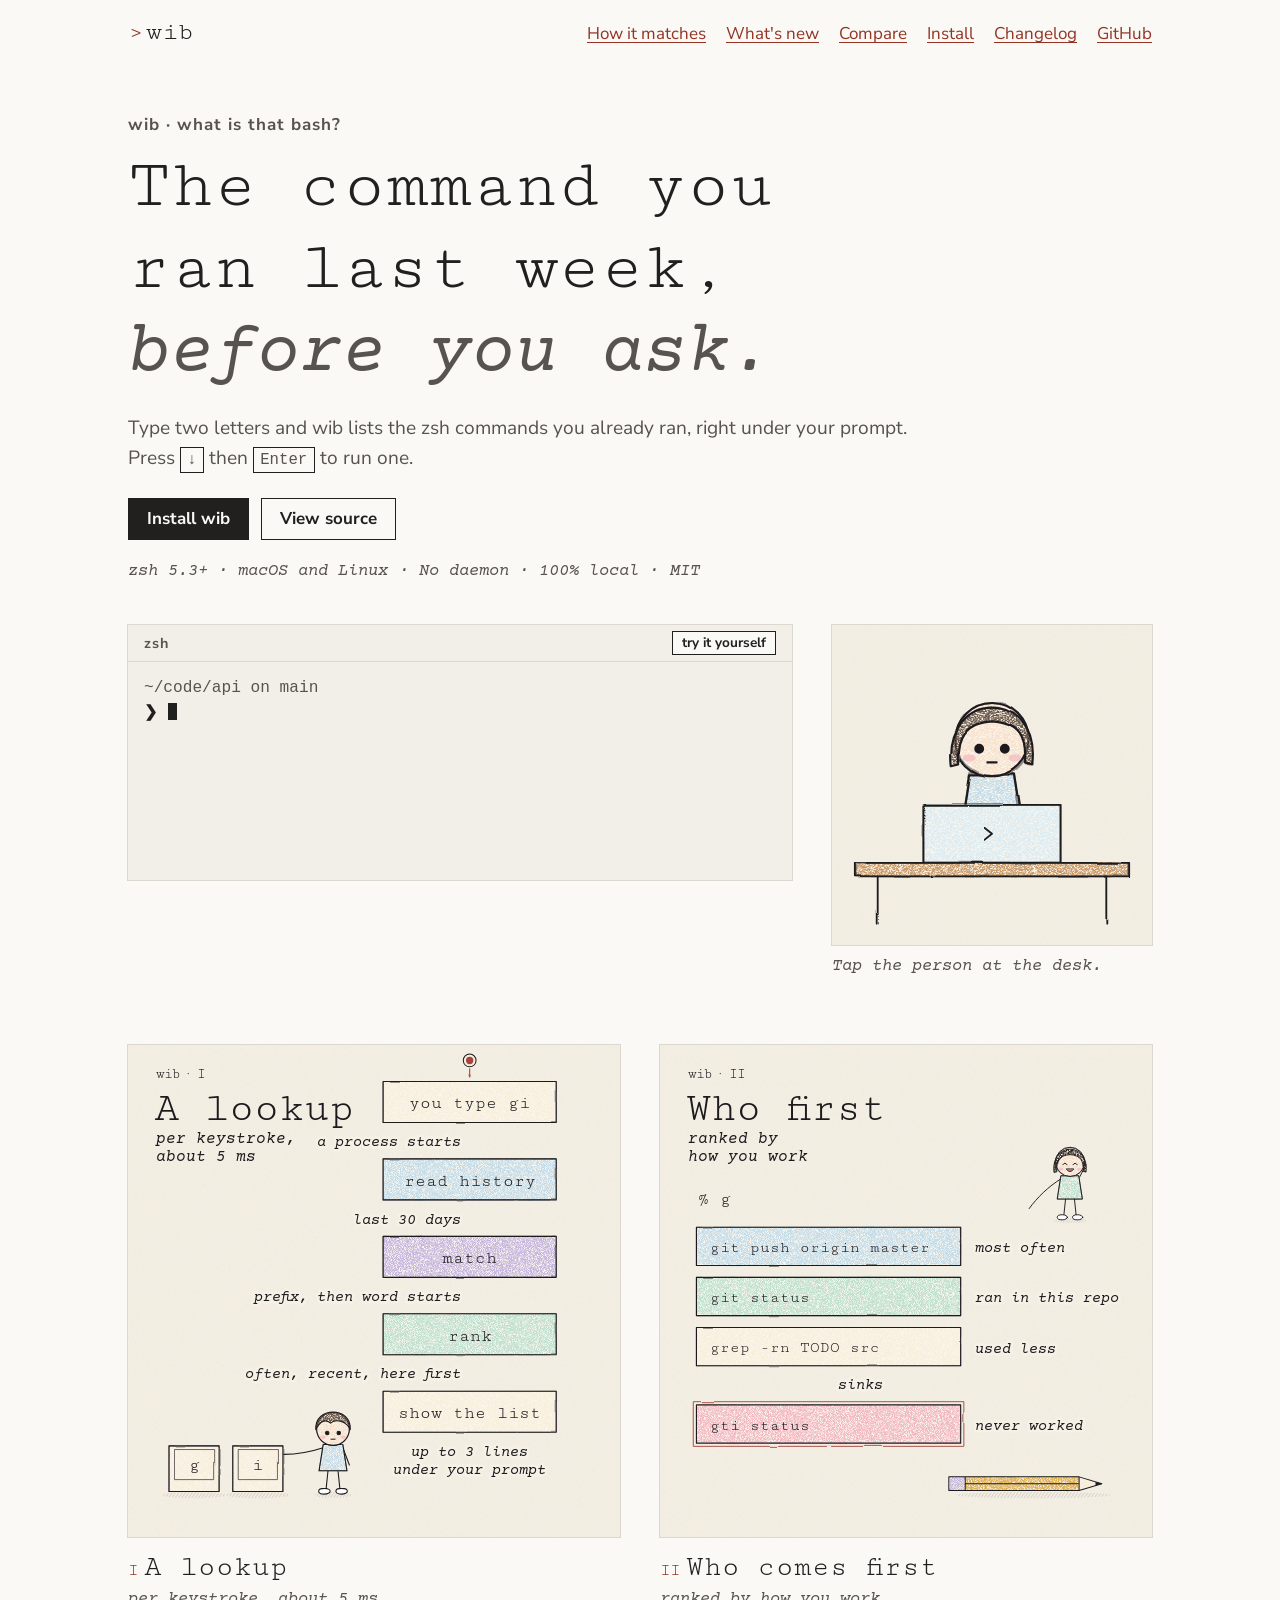
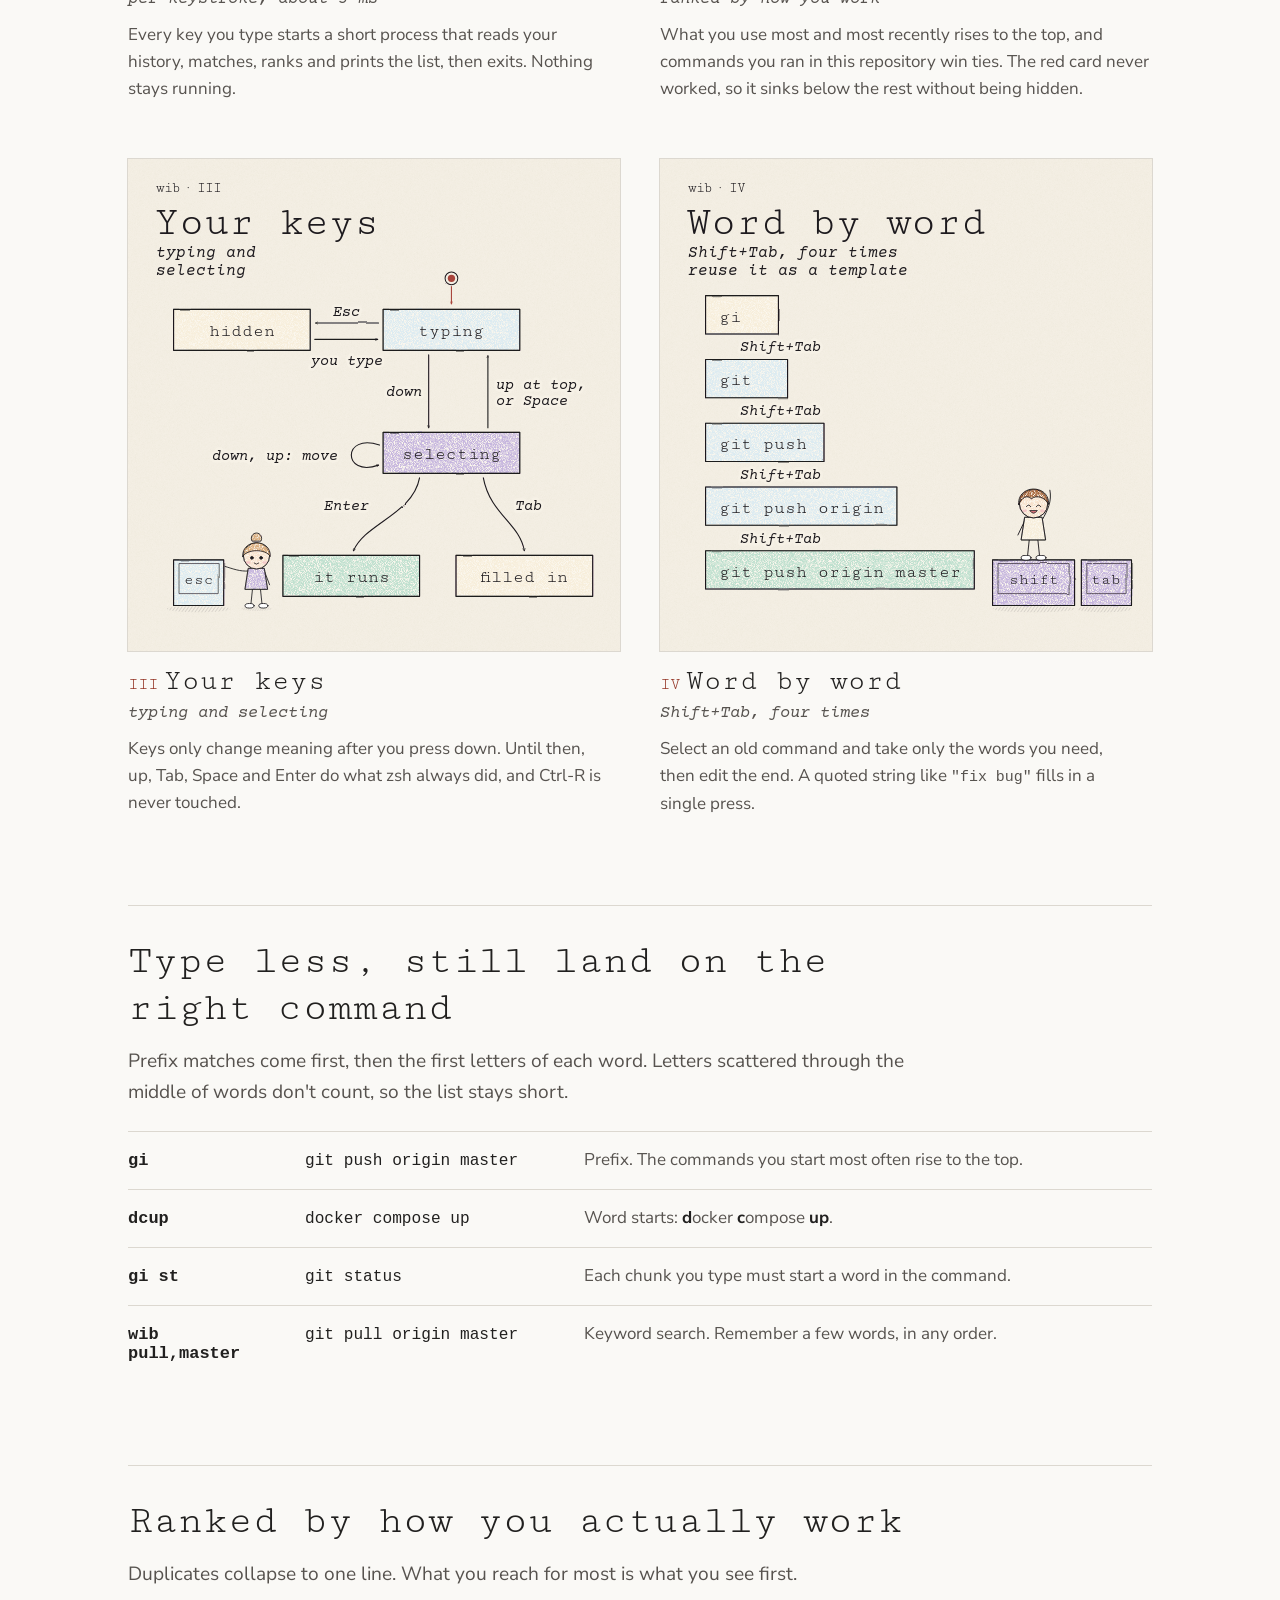
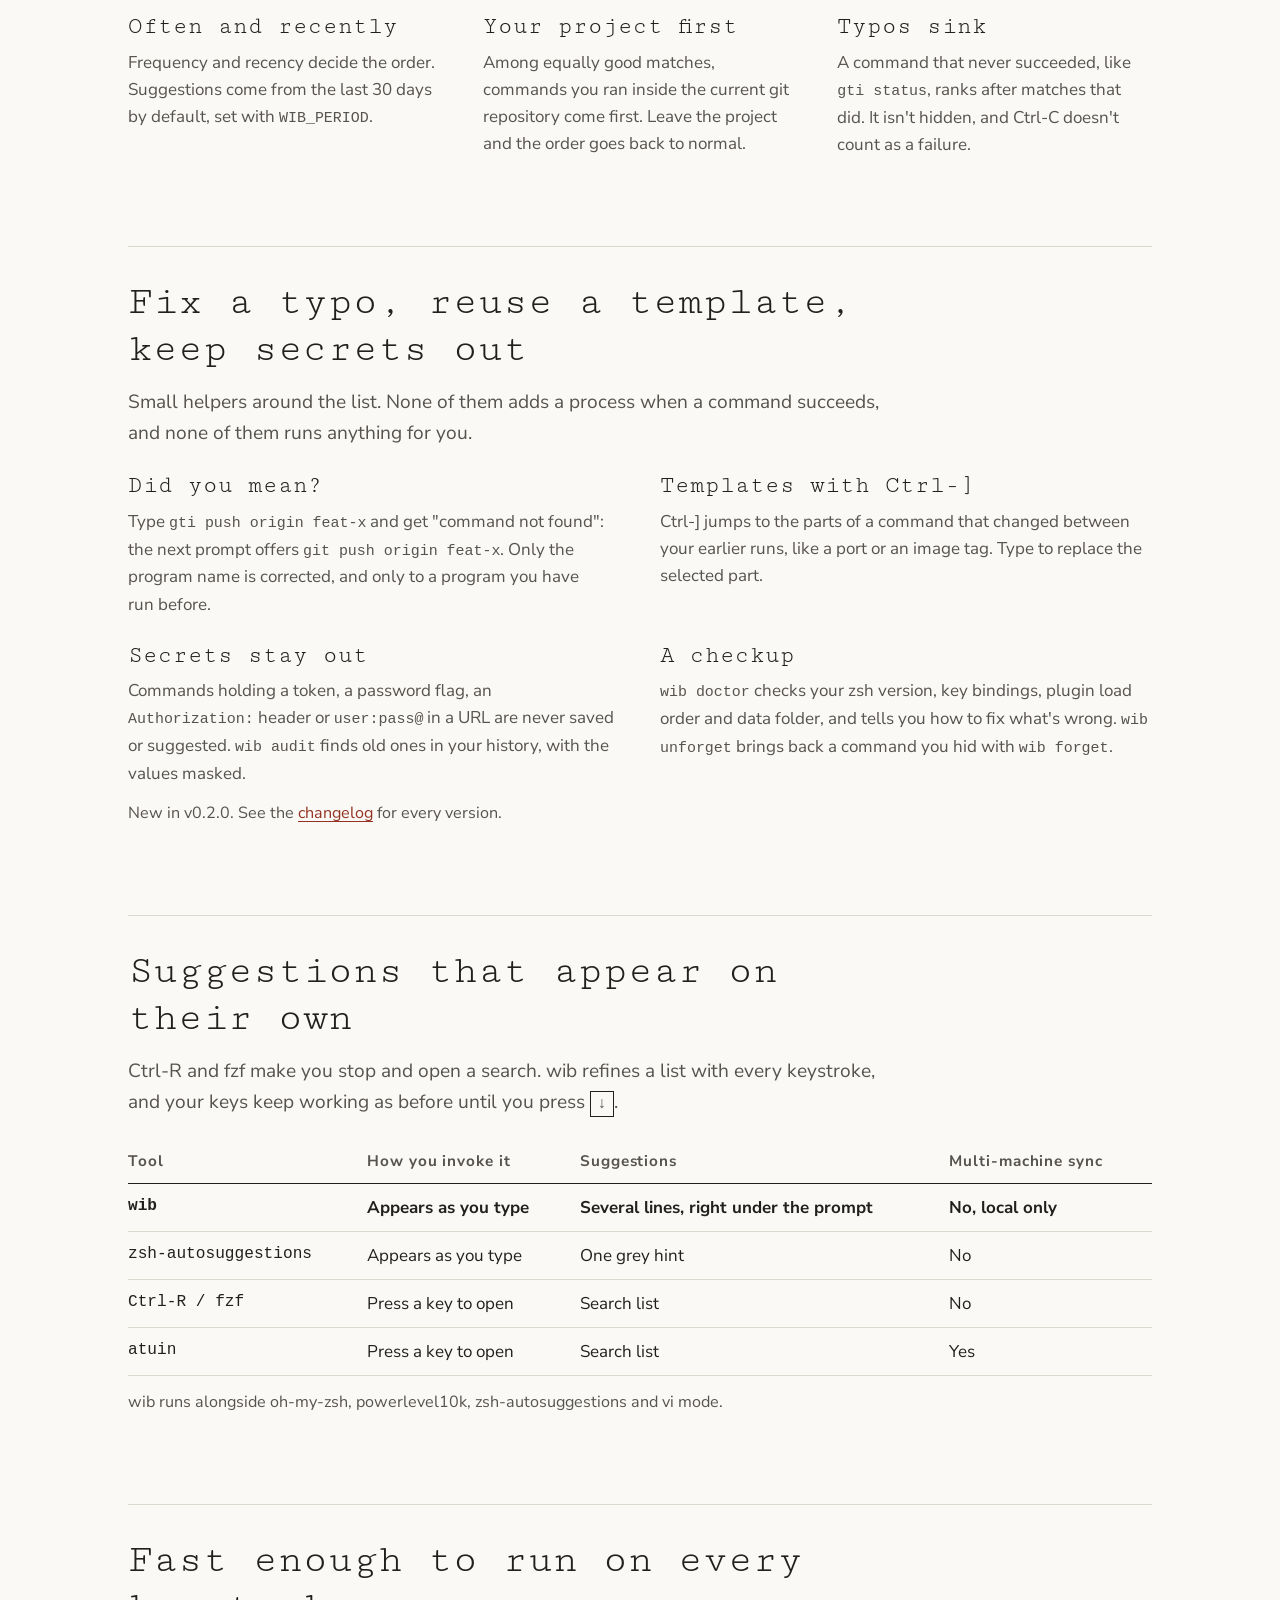
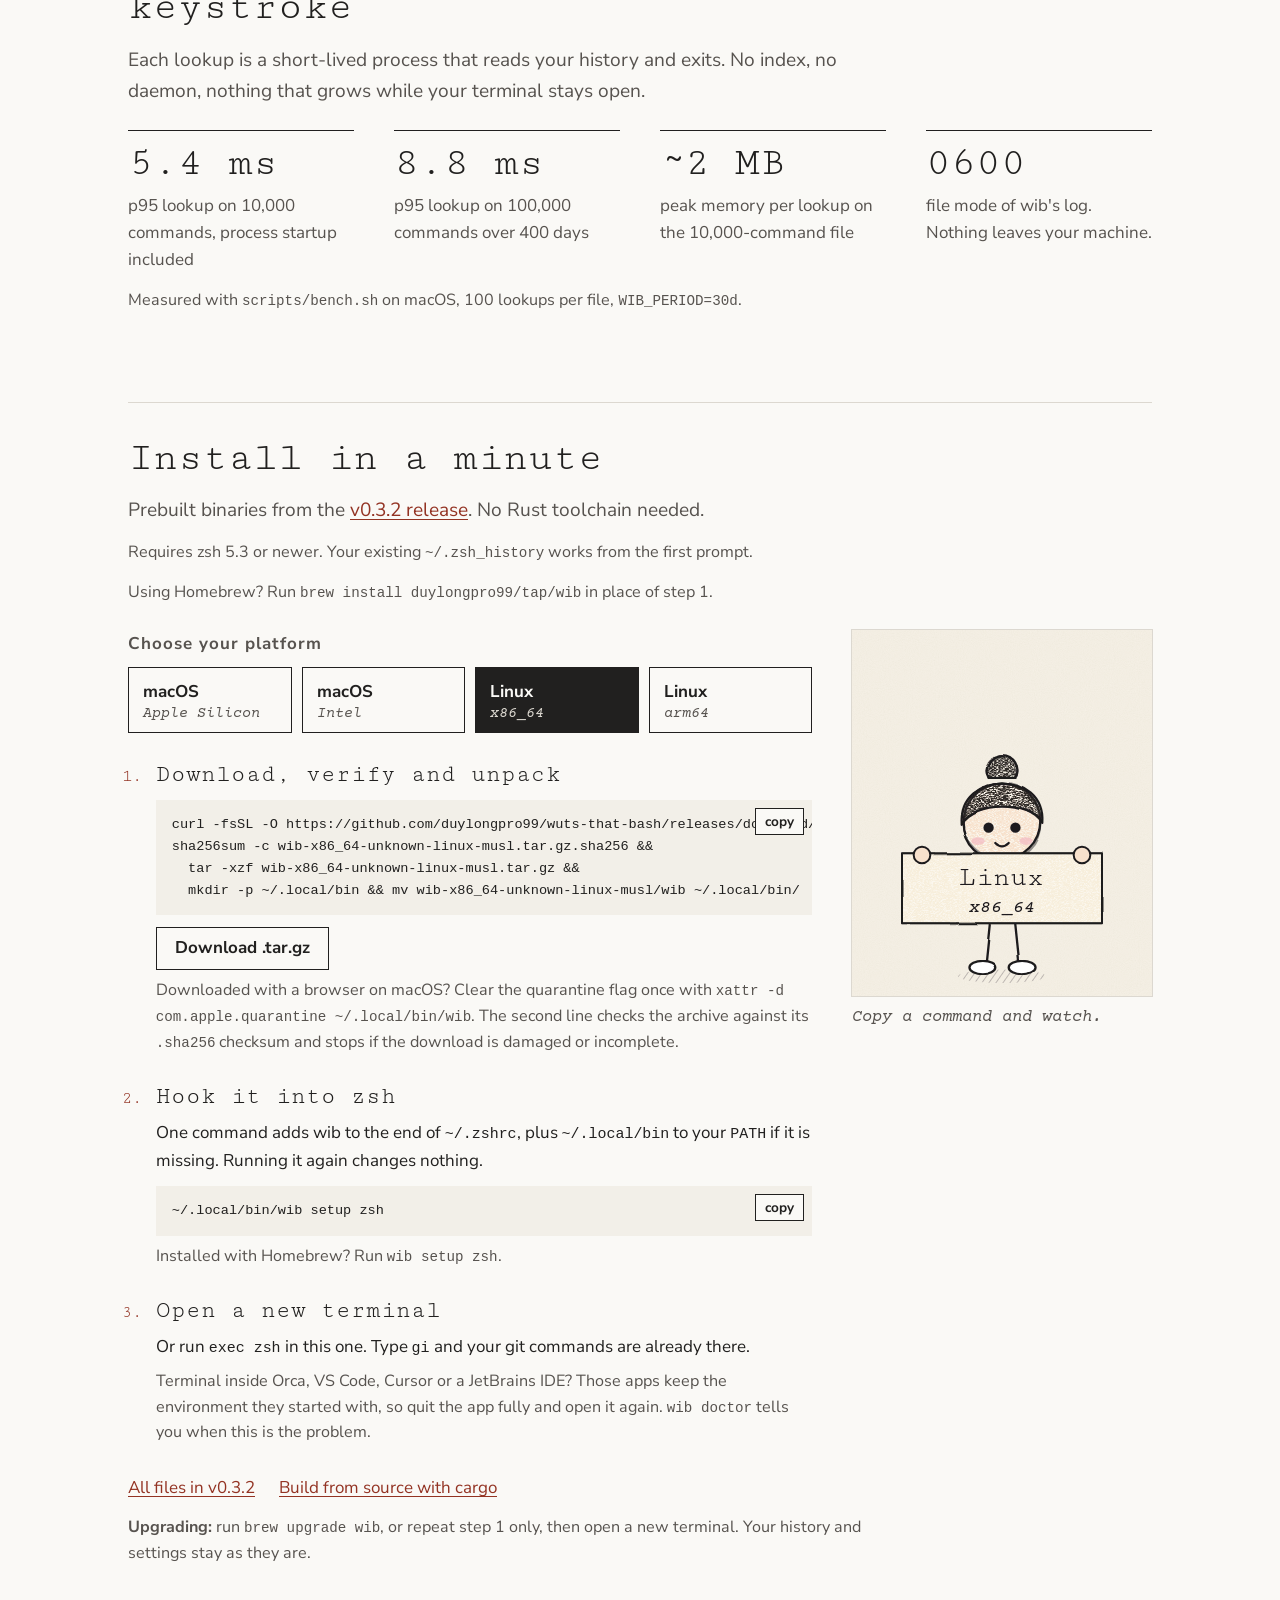
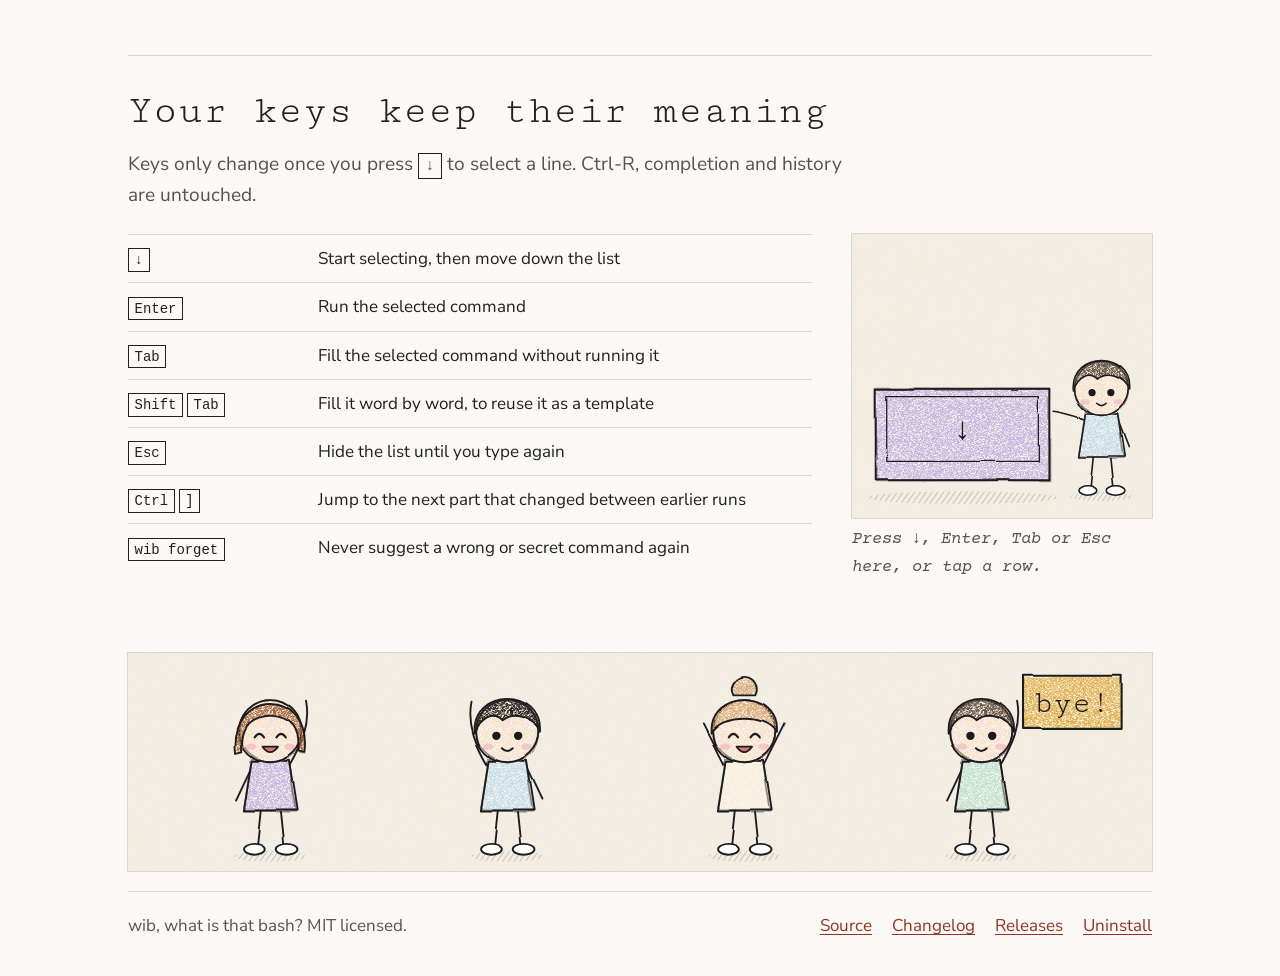
<file: site/index.html>
<!doctype html>
<html lang="en">
<head>
<meta charset="utf-8">
<meta name="viewport" content="width=device-width, initial-scale=1">
<title>wib · zsh history as you type</title>
<meta name="description" content="wib shows the commands you already ran, right under your zsh prompt, as you type. One small Rust binary, no daemon, 100% local.">
<meta property="og:title" content="wib · what is that bash?">
<meta property="og:description" content="Type two letters and the command you ran last Tuesday is already under your cursor.">
<meta name="theme-color" content="#faf9f6">
<link rel="icon" href="data:image/svg+xml,%3Csvg xmlns='http://www.w3.org/2000/svg' viewBox='0 0 32 32'%3E%3Crect width='32' height='32' fill='%23faf9f6'/%3E%3Cpath d='M8 11l6 5-6 5' stroke='%2321201f' stroke-width='2.6' fill='none' stroke-linecap='round' stroke-linejoin='round'/%3E%3Cpath d='M17 22h7' stroke='%23933323' stroke-width='2.6' stroke-linecap='round'/%3E%3C/svg%3E">
<link rel="preconnect" href="https://fonts.googleapis.com">
<link rel="preconnect" href="https://fonts.gstatic.com" crossorigin>
<link rel="stylesheet" href="https://fonts.googleapis.com/css2?family=Courier+Prime:ital,wght@1,400&family=Cutive+Mono&family=Nunito+Sans:wght@400;700&display=swap">
<style>
/* ---- paper-pencil page system ---- */
:root {
  --paper: #faf9f6;
  --ink: #21201f;
  --ink-2: #57534f;
  --red: #933323;
  --green: #2f6b3a;
  --rule: #dcd8d0;
  --code: #f2efe8;
  --serif: "Cutive Mono", "Iowan Old Style", Georgia, serif;
  --italic: "Courier Prime", "Iowan Old Style", Georgia, serif;
  --sans: "Nunito Sans", "Avenir Next", "Segoe UI", system-ui, sans-serif;
  --mono: ui-monospace, "SF Mono", Menlo, Consolas, monospace;
  --gutter: clamp(16px, 4vw, 48px);
  --measure: 46rem;
  color-scheme: light;
}

* { box-sizing: border-box; border-radius: 0; }
html { background: var(--paper); color: var(--ink); font: 400 1.0625rem/1.6 var(--sans); -webkit-text-size-adjust: 100%; scroll-behavior: smooth; }
@media (prefers-reduced-motion: reduce) { html { scroll-behavior: auto; } }
body { margin: 0; background: var(--paper); }
main { max-width: 1120px; margin: 0 auto; padding: 24px var(--gutter) 72px; }
h1, h2, h3, h4 { font-family: var(--serif); font-weight: 400; line-height: 1.15; margin: 0; }
p { margin: 0; text-wrap: pretty; }
a { color: var(--red); text-underline-offset: 0.18em; text-decoration-thickness: 1px; }
a:hover { text-decoration-thickness: 2px; }
a:focus-visible, button:focus-visible, pre:focus-visible, [tabindex]:focus-visible { outline: 2px solid var(--red); outline-offset: 3px; }
code { font-family: var(--mono); font-size: 0.88em; }
img, svg { display: block; max-width: 100%; height: auto; }
::selection { background: #ead9cf; }
kbd { font: 0.82em/1 var(--mono); padding: 0.2em 0.4em; border: 1px solid var(--ink); background: var(--paper); white-space: nowrap; }

/* Masthead: a quiet line of links above the title */
.mast { max-width: 1120px; margin: 0 auto; padding: 20px var(--gutter) 0; display: flex; align-items: baseline; justify-content: space-between; gap: 16px; flex-wrap: wrap; }
.brand { font: 1.5rem/1 var(--serif); color: var(--ink); text-decoration: none; }
.brand b { font-weight: 400; color: var(--red); margin-right: 2px; }
.mast ul { list-style: none; margin: 0; padding: 0; display: flex; gap: 20px; flex-wrap: wrap; }
@media (max-width: 560px) { .mast li.opt { display: none; } }

/* Title block */
.top { max-width: var(--measure); margin-top: 40px; }
.kicker { font-weight: 700; letter-spacing: 0.06em; color: var(--ink-2); }
.top h1 { margin-top: 6px; font-size: clamp(2.4rem, 7vw, 4.2rem); }
.top h1 em { font-family: var(--italic); font-style: italic; color: var(--ink-2); }
.lede { margin-top: 18px; color: var(--ink-2); font-size: 1.125rem; }
.repo { margin-top: 14px; color: var(--ink-2); overflow-wrap: anywhere; }
.cta { margin-top: 24px; display: flex; gap: 12px; flex-wrap: wrap; }
.facts { list-style: none; margin: 18px 0 0; padding: 0; display: flex; flex-wrap: wrap; font-family: var(--italic); font-style: italic; color: var(--ink-2); }
.facts li + li::before { content: "\00b7"; margin: 0 0.6em; }

/* Live demo: a terminal drawn as a quiet panel */
.demo { margin: 40px 0 0; max-width: var(--measure); }
.term { background: var(--code); box-shadow: 0 0 0 1px var(--rule); font: 0.95rem/1.6 var(--mono); }
.term-bar { padding: 6px 16px; border-bottom: 1px solid var(--rule); font: 700 0.85rem/1.4 var(--sans); letter-spacing: 0.06em; color: var(--ink-2); }
.term-body { padding: 14px 16px 18px; min-height: 13.5em; }
.term .line { white-space: pre; overflow: hidden; text-overflow: ellipsis; }
.term .dim { color: var(--ink-2); }
.term .prompt { color: var(--ink); font-weight: 700; }
.cursor { display: inline-block; width: 0.55em; height: 1.1em; vertical-align: -0.18em; background: var(--ink); margin-left: 1px; animation: blink 1.1s steps(1) infinite; }
@keyframes blink { 50% { opacity: 0; } }
@media (prefers-reduced-motion: reduce) { .cursor { animation: none; } }
.sugg { list-style: none; margin: 6px 0 0; padding: 0; }
.sugg li { padding: 0 8px; white-space: pre; overflow: hidden; text-overflow: ellipsis; }
.sugg li::before { content: "  "; }
.sugg li.sel { background: var(--ink); color: var(--paper); }
.sugg li.sel::before { content: "\203a "; }
.sugg mark { background: none; color: inherit; font-weight: 700; text-decoration: underline; text-decoration-thickness: 2px; text-underline-offset: 0.2em; }
.demo figcaption { margin-top: 8px; font-family: var(--italic); font-style: italic; color: var(--ink-2); }

/* Hero row: the demo, and a person at a desk who reacts to it */
.hero-row { margin-top: 40px; display: grid; grid-template-columns: minmax(0, var(--measure)) minmax(0, 320px); gap: 24px 40px; align-items: start; }
.hero-row .demo { margin: 0; }
.buddy { margin: 0; }
.buddy svg { width: 100%; box-shadow: 0 0 0 1px var(--rule); background: var(--paper); }
@media (max-width: 860px) { .hero-row { grid-template-columns: minmax(0, 1fr); } .buddy { max-width: 220px; } }
#buddy .m-idle, #buddy .m-think, #buddy .m-found { display: none; }
#buddy[data-mood="idle"] .m-idle, #buddy[data-mood="think"] .m-think, #buddy[data-mood="found"] .m-found { display: inline; }

/* People hop once when their plate comes into view, and again on hover */
.pp-who, .buddy-who { transform-box: fill-box; transform-origin: 50% 100%; }
@media (prefers-reduced-motion: no-preference) {
  .plate.seen .pp-who, .plate:hover .pp-who { animation: hop 0.7s ease-out; }
  #buddy[data-mood="found"] .buddy-who { animation: hop 0.6s ease-out; }
}
@media (prefers-reduced-motion: no-preference) {
  svg.hop .who, .wave.hop .who, .wave:hover .who { animation: hop 0.7s ease-out; }
}
.who { transform-box: fill-box; transform-origin: 50% 100%; }
.sr { position: absolute; width: 1px; height: 1px; overflow: hidden; clip-path: inset(50%); white-space: nowrap; }

/* The hero person is a button: tap it and it says something */
.buddy-btn { display: block; width: 100%; padding: 0; border: 0; background: none; cursor: pointer; }
.buddy figcaption, .side-art figcaption { margin-top: 8px; font-family: var(--italic); font-style: italic; color: var(--ink-2); }
#buddy .say { display: none; }
#buddy[data-talk] .say { display: inline; }
#buddy[data-talk] .bub { display: none; }
.t-say { font: italic 400 21px var(--italic); fill: #1d1a1e; }

/* Side drawings next to the install steps and the key list */
.side-row { margin-top: 0; display: grid; grid-template-columns: minmax(0, var(--measure)) minmax(0, 300px); gap: 24px 40px; align-items: start; }
.side-art { margin: 24px 0 0; position: sticky; top: 24px; }
.side-art svg, .goodbye { width: 100%; box-shadow: 0 0 0 1px var(--rule); background: var(--paper); }
@media (max-width: 860px) {
  .side-row { grid-template-columns: minmax(0, 1fr); }
  .side-art { position: static; max-width: 220px; }
  .helper { order: -1; }
}
.t-sign { font: 400 34px var(--serif); }
.t-sign-sub { font: italic 400 22px var(--italic); }
.t-cap { font: 400 40px var(--serif); }
#helper .f-smile, #helper .f-happy, #helper .f-oops, #presser .f-smile, #presser .f-happy { display: none; }
#helper[data-mood="idle"] .f-smile, #helper[data-mood="done"] .f-happy, #helper[data-mood="error"] .f-oops,
#presser[data-mood="idle"] .f-smile, #presser[data-mood="hit"] .f-happy { display: inline; }
.sign, .cap { transform-box: fill-box; transform-origin: 50% 50%; transition: transform 0.2s ease-out; }
#helper[data-mood="error"] .sign { transform: rotate(-6deg); }
#presser[data-mood="hit"] .cap { transform: translateY(6px); }
.keys > div { cursor: pointer; transition: background-color 0.2s; }
.keys > div.hit { background: var(--code); }

/* Footer: people waving goodbye */
.goodbye { margin-bottom: 20px; }
.wave { cursor: pointer; }

/* Live terminal: click it, or the try button, and type */
.term-bar { display: flex; justify-content: space-between; align-items: center; gap: 12px; }
.try-btn { padding: 1px 9px; font: 700 0.8rem/1.4 var(--sans); letter-spacing: 0; color: var(--ink); background: var(--paper); border: 1px solid var(--ink); cursor: pointer; }
.try-btn:hover { background: var(--code); }
.term { cursor: text; }
.term:focus-within { outline: 2px solid var(--red); outline-offset: 3px; }
.try { width: calc(100% - 2.5ch); padding: 0; border: 0; outline: 0; background: transparent; font: inherit; color: var(--ink); caret-color: var(--ink); }
.term .fail, .sugg li.failed { color: var(--red); }
.sugg li.sel.failed { color: var(--paper); }
.sugg li { cursor: pointer; }
.term [hidden] { display: none; }

/* The hero person's oops: shown only when a command fails */
#buddy .m-oops { display: none; }
#buddy[data-mood="oops"] .m-oops { display: inline; }

@media (prefers-reduced-motion: no-preference) {
  #buddy[data-mood="oops"] .buddy-who { animation: shake 0.45s ease-in-out; }
  .eye { transform-box: fill-box; transform-origin: center; animation: eye-blink var(--blink, 5s) var(--blink-at, 0s) infinite; }
}
@keyframes shake { 20%, 60% { transform: translateX(-6px); } 40%, 80% { transform: translateX(6px); } }
@keyframes eye-blink { 0%, 93%, 100% { transform: scaleY(1); } 96% { transform: scaleY(0.1); } }

@keyframes hop { 0%, 100% { transform: translateY(0); } 35% { transform: translateY(-14px); } 60% { transform: translateY(0) scaleY(0.97); } }

/* Plates: captioned drawings in a 2-up / 1-up grid */
.plates { margin-top: 64px; display: grid; grid-template-columns: repeat(auto-fit, minmax(min(100%, 480px), 1fr)); gap: 56px 40px; }
.plate { margin: 0; }
.plate > svg { width: 100%; box-shadow: 0 0 0 1px var(--rule); background: var(--paper); }
.plate figcaption { margin-top: 14px; }
.num { font-family: var(--serif); color: var(--red); margin-right: 0.35em; }
.plate h2 { display: inline; font-size: 1.7rem; }
.sub { font-family: var(--italic); font-style: italic; color: var(--ink-2); margin-top: 2px; }
.plate figcaption p:last-child { margin-top: 8px; color: var(--ink-2); }

/* Plate text uses the page faces */
.t-kicker { font: 400 30px var(--serif); fill: #1d1a1e; }
.t-title { font: 400 92px var(--serif); fill: #1d1a1e; }
.t-sub { font: italic 400 36px var(--italic); fill: #1d1a1e; }
.t-state { font: 400 40px var(--serif); fill: #1d1a1e; }
.t-cmd { font: 400 36px var(--serif); fill: #1d1a1e; }
.t-step { font: italic 400 32px var(--italic); fill: #1d1a1e; }

/* Ruled sections */
.section { margin-top: 88px; padding-top: 32px; border-top: 1px solid var(--rule); }
.section > h2 { font-size: clamp(1.8rem, 4vw, 2.4rem); max-width: var(--measure); }
.section > p, .section > .lede { margin-top: 14px; max-width: var(--measure); }
.note { margin-top: 14px; max-width: var(--measure); color: var(--ink-2); font-size: 0.95rem; }

/* How it matches: typed → found → why */
.match { margin: 24px 0 0; }
.match > div { display: grid; grid-template-columns: 9rem minmax(0, 15rem) minmax(0, 1fr); gap: 4px 24px; padding: 14px 0; border-top: 1px solid var(--rule); align-items: baseline; }
.match dt { font: 700 1rem var(--mono); }
.match dd { margin: 0; }
.match .to { font-family: var(--mono); font-size: 0.95rem; }
.match .why { color: var(--ink-2); }
.match .why b { color: var(--ink); }
@media (max-width: 720px) { .match > div { grid-template-columns: minmax(0, 1fr); } }

/* Three short points */
.points { list-style: none; margin: 24px 0 0; padding: 0; display: grid; grid-template-columns: repeat(auto-fit, minmax(min(100%, 260px), 1fr)); gap: 24px 40px; }
.points h3 { font-size: 1.4rem; }
.points p { margin-top: 8px; color: var(--ink-2); }
.points.two { grid-template-columns: repeat(auto-fit, minmax(min(100%, 380px), 1fr)); }

/* Comparison table: ruled, no boxes */
.table-scroll { margin-top: 24px; overflow-x: auto; }
table { width: 100%; min-width: 560px; border-collapse: collapse; }
th, td { text-align: left; padding: 10px 16px 10px 0; border-bottom: 1px solid var(--rule); vertical-align: top; }
thead th { font: 700 0.9rem/1.4 var(--sans); letter-spacing: 0.06em; color: var(--ink-2); border-bottom-color: var(--ink); }
tbody th { font-weight: 400; font-family: var(--mono); font-size: 0.95rem; }
tr.us th, tr.us td { font-weight: 700; }

/* Numbers in the serif */
.nums { margin: 24px 0 0; display: grid; grid-template-columns: repeat(auto-fit, minmax(min(100%, 220px), 1fr)); gap: 24px 40px; }
.nums > div { border-top: 1px solid var(--ink); padding-top: 10px; }
.nums dt { font: 2.4rem/1.1 var(--serif); }
.nums dd { margin: 6px 0 0; color: var(--ink-2); }

/* Buttons: ink outline, square */
.button { display: inline-block; padding: 10px 18px; font: 700 1rem/1.2 var(--sans); color: var(--ink); background: transparent; border: 1px solid var(--ink); text-decoration: none; cursor: pointer; }
.button:hover { background: var(--code); }
.button.primary { color: var(--paper); background: var(--ink); }
.button.primary:hover { background: #3a3836; }

/* Install */
fieldset { margin: 24px 0 0; padding: 0; border: 0; min-width: 0; }
legend { padding: 0; font-weight: 700; letter-spacing: 0.06em; color: var(--ink-2); }
.platforms { margin-top: 10px; display: grid; grid-template-columns: repeat(2, minmax(0, 1fr)); gap: 10px; max-width: var(--measure); }
@media (min-width: 640px) { .platforms { grid-template-columns: repeat(4, minmax(0, 1fr)); } }
.platforms input { position: absolute; opacity: 0; pointer-events: none; }
.platforms label { display: flex; flex-direction: column; padding: 10px 14px; border: 1px solid var(--ink); cursor: pointer; font-weight: 700; }
.platforms label small { font: italic 400 0.9rem var(--italic); color: var(--ink-2); }
.platforms label:hover { background: var(--code); }
.platforms input:checked + label { background: var(--ink); color: var(--paper); }
.platforms input:checked + label small { color: #dcd8d0; }
.platforms input:focus-visible + label { outline: 2px solid var(--red); outline-offset: 3px; }

.steps { margin: 28px 0 0; padding-left: 1.4em; max-width: var(--measure); }
.steps > li { margin-top: 28px; padding-left: 4px; }
.steps > li::marker { font-family: var(--serif); color: var(--red); }
.steps h3 { font-size: 1.4rem; }
.steps > li > p { margin-top: 8px; }

.code { position: relative; margin-top: 12px; }
pre { margin: 0; padding: 14px 16px; padding-right: 76px; max-height: 420px; overflow: auto; background: var(--code); font: 0.8rem/1.6 var(--mono); color: var(--ink); white-space: pre; }
pre code { font-size: 1em; }
.copy { position: absolute; top: 8px; right: 8px; padding: 3px 9px; font: 700 0.8rem/1.4 var(--sans); color: var(--ink); background: var(--paper); border: 1px solid var(--ink); cursor: pointer; }
.copy:hover { background: var(--code); }
.copy[data-state="done"] { color: var(--green); border-color: var(--green); }
.copy[data-state="error"] { color: var(--red); border-color: var(--red); }

.pkg { display: none; }
#install:has(#p-mac-arm:checked) .pkg[data-p="mac-arm"],
#install:has(#p-mac-x64:checked) .pkg[data-p="mac-x64"],
#install:has(#p-linux-x64:checked) .pkg[data-p="linux-x64"],
#install:has(#p-linux-arm:checked) .pkg[data-p="linux-arm"] { display: block; }
.pkg .button { margin-top: 12px; }
.release-links { margin-top: 28px; display: flex; gap: 8px 24px; flex-wrap: wrap; }

/* Key list */
.keys { margin: 24px 0 0; max-width: var(--measure); }
.keys > div { display: grid; grid-template-columns: 10rem minmax(0, 1fr); gap: 4px 20px; padding: 10px 0; border-top: 1px solid var(--rule); align-items: baseline; }
.keys dd { margin: 0; }
@media (max-width: 480px) { .keys > div { grid-template-columns: minmax(0, 1fr); } }

/* Footer */
.foot { max-width: 1120px; margin: 0 auto; padding: 0 var(--gutter) 48px; }
.foot > div { padding-top: 20px; border-top: 1px solid var(--rule); color: var(--ink-2); display: flex; justify-content: space-between; gap: 12px 24px; flex-wrap: wrap; }
.foot ul { list-style: none; margin: 0; padding: 0; display: flex; gap: 20px; flex-wrap: wrap; }

@media (max-width: 720px) {
  .top { margin-top: 28px; }
  pre { max-height: 320px; }
}
</style>
</head>
<body>
<!-- Shared filters and patterns for every plate. -->
<svg xmlns="http://www.w3.org/2000/svg" width="0" height="0" style="position:absolute" aria-hidden="true" focusable="false">
  <defs>
    <filter id="pp-ink" x="-5%" y="-5%" width="110%" height="110%">
      <feTurbulence type="fractalNoise" baseFrequency="0.011" numOctaves="2" seed="7" result="slow"/>
      <feDisplacementMap in="SourceGraphic" in2="slow" scale="4" xChannelSelector="R" yChannelSelector="G"/>
    </filter>
    <filter id="pp-ink-b" x="-5%" y="-5%" width="110%" height="110%">
      <feTurbulence type="fractalNoise" baseFrequency="0.014" numOctaves="2" seed="23" result="slow"/>
      <feDisplacementMap in="SourceGraphic" in2="slow" scale="5" xChannelSelector="R" yChannelSelector="G"/>
    </filter>
    <filter id="pp-pencil" x="-5%" y="-5%" width="110%" height="110%">
      <feTurbulence type="fractalNoise" baseFrequency="0.45 1.9" numOctaves="2" seed="11" result="grain"/>
      <feColorMatrix in="grain" type="matrix" values="0 0 0 0 0  0 0 0 0 0  0 0 0 0 0  0 0 0 -3.2 2.3" result="holes"/>
      <feComposite in="SourceGraphic" in2="holes" operator="in" result="grained"/>
      <feTurbulence type="fractalNoise" baseFrequency="0.02" numOctaves="2" seed="5" result="slow"/>
      <feDisplacementMap in="grained" in2="slow" scale="6" xChannelSelector="R" yChannelSelector="G"/>
    </filter>
    <filter id="pp-paper" x="0" y="0" width="100%" height="100%">
      <feTurbulence type="fractalNoise" baseFrequency="0.8" numOctaves="3" seed="2" result="n"/>
      <feColorMatrix in="n" type="matrix" values="0 0 0 0 0.36  0 0 0 0 0.30  0 0 0 0 0.22  0 0 0 0.10 0"/>
      <feComposite in2="SourceGraphic" operator="in"/>
      <feBlend in2="SourceGraphic" mode="multiply"/>
    </filter>
    <pattern id="pp-hatch" width="6" height="6" patternUnits="userSpaceOnUse" patternTransform="rotate(35)">
      <line x1="0" y1="0" x2="0" y2="6" stroke="#5a5258" stroke-width="0.9" stroke-linecap="round"/>
    </pattern>
    <marker id="pp-arrow" viewBox="0 0 10 10" refX="8" refY="5" markerWidth="7" markerHeight="7" orient="auto-start-reverse" markerUnits="userSpaceOnUse">
      <path d="M1 1.2 L8.6 5 L1 8.8" fill="none" stroke="#1d1a1e" stroke-width="1.6" stroke-linecap="round" stroke-linejoin="round"/>
    </marker>
    <marker id="pp-arrow-red" viewBox="0 0 10 10" refX="8" refY="5" markerWidth="7" markerHeight="7" orient="auto-start-reverse" markerUnits="userSpaceOnUse">
      <path d="M1 1.2 L8.6 5 L1 8.8" fill="none" stroke="#a8443b" stroke-width="1.6" stroke-linecap="round" stroke-linejoin="round"/>
    </marker>
    <!-- Shapes reused across plates -->
    <path id="key" d="M0 0 H110 V100 H0 Z"/>
    <path id="keytop" d="M12 8 H98 V74 H12 Z"/>
  </defs>
</svg>

<header class="mast">
  <a class="brand" href="#top" aria-label="wib home"><b>›</b>wib</a>
  <nav aria-label="Main">
    <ul>
      <li class="opt"><a href="#how">How it matches</a></li>
      <li class="opt"><a href="#more">What's new</a></li>
      <li class="opt"><a href="#compare">Compare</a></li>
      <li><a href="#install">Install</a></li>
      <li><a href="changelog.html">Changelog</a></li>
      <li><a href="https://github.com/duylongpro99/wuts-that-bash">GitHub</a></li>
    </ul>
  </nav>
</header>

<main id="top">
  <header class="top">
    <p class="kicker">wib · what is that bash?</p>
    <h1>The command you ran last week, <em>before you ask.</em></h1>
    <p class="lede">Type two letters and wib lists the zsh commands you already ran, right under your prompt. Press <kbd>↓</kbd> then <kbd>Enter</kbd> to run one.</p>
    <div class="cta">
      <a class="button primary" href="#install">Install wib</a>
      <a class="button" href="https://github.com/duylongpro99/wuts-that-bash">View source</a>
    </div>
    <ul class="facts" aria-label="Facts">
      <li>zsh 5.3+</li><li>macOS and Linux</li><li>No daemon</li><li>100% local</li><li>MIT</li>
    </ul>
  </header>

  <div class="hero-row">
  <figure class="demo">
    <div class="term" id="term">
      <div class="term-bar"><span aria-hidden="true">zsh</span><button type="button" class="try-btn" id="try-btn">try it yourself</button></div>
      <div class="term-body">
        <div class="line dim">~/code/api on main</div>
        <div id="term-out"></div>
        <div class="line"><span class="prompt" aria-hidden="true">❯ </span><span id="demo-input" aria-hidden="true">gi</span><span class="cursor" aria-hidden="true"></span><input class="try" id="try" type="text" hidden autocomplete="off" autocapitalize="off" spellcheck="false" role="combobox" aria-autocomplete="list" aria-controls="demo-list" aria-expanded="false" aria-label="Try wib: type the start of a command"></div>
        <ul class="sugg" id="demo-list" role="listbox" aria-label="Suggestions">
          <li><mark>gi</mark>t push origin master</li>
          <li><mark>gi</mark>t status</li>
          <li><mark>gi</mark>t commit -m "fix bug"</li>
        </ul>
      </div>
    </div>
    <figcaption id="demo-caption" aria-live="off">Prefix match: your most used git commands come first.</figcaption>
  </figure>
  <figure class="buddy">
    <button type="button" class="buddy-btn" id="buddy-btn" aria-label="Ask the person at the desk what they are thinking">
<svg viewBox="0 0 420 420" aria-hidden="true" focusable="false" data-mood="think" id="buddy">
  <rect width="420" height="420" fill="#f6f1e6" filter="url(#pp-paper)"/>
  <g class="buddy-who who">
  <g transform="translate(210 340) scale(1.2)" fill="none" stroke="#1d1a1e" stroke-width="2.4" stroke-linecap="round" stroke-linejoin="round">
    <g filter="url(#pp-ink)">
      <g class="m-idle"><path d="M-24 -112 L-30 -78"/><path d="M24 -112 L30 -78"/></g>
      <g class="m-think"><path d="M-24 -112 L-30 -78"/><path d="M24 -112 C44 -100 40 -126 20 -128"/></g>
      <g class="m-found"><path d="M-24 -112 L-52 -168"/><path d="M24 -112 L52 -168"/></g>
      <g class="m-oops"><path d="M-24 -112 C-46 -104 -48 -128 -36 -140"/><path d="M24 -112 C46 -104 48 -128 36 -140"/></g>
    </g>
    <path d="M-24 -120 H24 L34 -56 H-34 Z" fill="#fbf7ee" stroke="none"/><path d="M-24 -120 H24 L34 -56 H-34 Z" fill="#c4dbe8" stroke="none" filter="url(#pp-pencil)"/><path d="M-24 -120 H24 L34 -56 H-34 Z" fill="none" filter="url(#pp-ink)"/><path d="M-24 -120 H24 L34 -56 H-34 Z" fill="none" filter="url(#pp-ink-b)" opacity="0.45"/>
    <path d="M-40 -158 a40 40 0 1 0 80 0 a40 40 0 1 0 -80 0 Z" fill="#fbf7ee" stroke="none"/><path d="M-40 -158 a40 40 0 1 0 80 0 a40 40 0 1 0 -80 0 Z" fill="#f7e1cc" stroke="none" filter="url(#pp-pencil)"/><path d="M-40 -158 a40 40 0 1 0 80 0 a40 40 0 1 0 -80 0 Z" fill="none" filter="url(#pp-ink)"/><path d="M-40 -158 a40 40 0 1 0 80 0 a40 40 0 1 0 -80 0 Z" fill="none" filter="url(#pp-ink-b)" opacity="0.45"/>
    <path d="M-44 -130 C-54 -214 54 -214 44 -130 L36 -132 C38 -160 30 -176 0 -178 C-30 -176 -38 -160 -36 -132 Z" fill="#6b5a4e" stroke="none" filter="url(#pp-pencil)"/>
    <path d="M-44 -130 C-54 -214 54 -214 44 -130 L36 -132 C38 -160 30 -176 0 -178 C-30 -176 -38 -160 -36 -132 Z" filter="url(#pp-ink)"/>
    <ellipse cx="-25" cy="-138" rx="7" ry="4" fill="#f2b9c2" opacity="0.7" stroke="none"/>
    <ellipse cx="25" cy="-138" rx="7" ry="4" fill="#f2b9c2" opacity="0.7" stroke="none"/>
    <g id="buddy-face">
    <g class="m-idle"><g fill="#1d1a1e" stroke="#1d1a1e"><circle cx="-14" cy="-148" r="4.2" class="eye"/><circle cx="14" cy="-148" r="4.2" class="eye"/><path d="M-5 -133 H5" fill="none" stroke-width="2.4"/></g></g>
    <g class="m-think"><g fill="#1d1a1e" stroke="#1d1a1e"><circle cx="-12" cy="-157" r="4.2" class="eye"/><circle cx="16" cy="-157" r="4.2" class="eye"/><path d="M6 -170 L22 -173" fill="none" stroke-width="2.2"/><circle cx="2" cy="-134" r="4" fill="none" stroke-width="2.2"/></g></g>
    <g class="m-found"><g fill="#1d1a1e" stroke="#1d1a1e"><path d="M-20 -150 Q-14 -159 -8 -150 M8 -150 Q14 -159 20 -150" fill="none" stroke-width="2.6"/><path d="M-10 -138 Q0 -124 10 -138 Z" fill="#d9727a" stroke-width="2.2"/></g></g>
    <g class="m-oops"><g fill="#1d1a1e" stroke="#1d1a1e"><circle cx="-14" cy="-150" r="4.2" class="eye"/><circle cx="14" cy="-150" r="4.2" class="eye"/><path d="M-22 -166 L-8 -162 M22 -166 L8 -162" fill="none" stroke-width="2.2"/><path d="M-9 -132 q4.5 -5 9 0 q4.5 5 9 0" fill="none" stroke-width="2.4"/></g></g>
    </g>
  </g>
  </g>
  <!-- thought bubble while typing -->
  <g class="m-think bub" fill="none" stroke="#1d1a1e" stroke-width="2" filter="url(#pp-ink)">
    <circle cx="296" cy="146" r="6"/><circle cx="314" cy="118" r="9"/>
    <path d="M306 92 C290 60 320 34 344 50 C362 26 400 44 392 72 C410 92 386 116 366 106 C350 124 314 116 306 92 Z" fill="#fbf7ee"/>
  </g>
  <text class="m-think bub" x="350" y="90" text-anchor="middle" font-family="Cutive Mono, Georgia, serif" font-size="36" fill="#1d1a1e">?</text>
  <!-- oops: a red cross, only for a command that failed -->
  <text class="m-oops" x="330" y="110" font-family="Cutive Mono, Georgia, serif" font-size="64" fill="#933323">✗</text>
  <!-- found: a green tick, the only pass colour -->
  <g class="m-found">
    <text x="330" y="110" font-family="Cutive Mono, Georgia, serif" font-size="64" fill="#2f6b3a">✓</text>
    <g fill="none" stroke="#1d1a1e" stroke-width="2" stroke-linecap="round" filter="url(#pp-ink)">
      <path d="M96 120 L80 108 M92 146 L72 146 M330 150 L348 156"/>
    </g>
  </g>
  <!-- speech bubble when someone taps the person -->
  <g class="say">
    <path d="M20 14 H400 V72 H262 L238 92 L242 72 H20 Z" fill="#fbf7ee" stroke="none"/>
    <path d="M20 14 H400 V72 H262 L238 92 L242 72 H20 Z" fill="none" stroke="#1d1a1e" stroke-width="2" stroke-linejoin="round" filter="url(#pp-ink)"/>
    <text class="t-say" id="buddy-say" x="210" y="51" text-anchor="middle"></text>
  </g>
  <!-- laptop lid, seen from behind, and the desk -->
  <g fill="none" stroke="#1d1a1e" stroke-width="2.4" stroke-linejoin="round">
    <path d="M120 236 H300 V312 H120 Z" fill="#fbf7ee" stroke="none"/><path d="M120 236 H300 V312 H120 Z" fill="#dcebf1" stroke="none" filter="url(#pp-pencil)"/><path d="M120 236 H300 V312 H120 Z" fill="none" filter="url(#pp-ink)"/><path d="M120 236 H300 V312 H120 Z" fill="none" filter="url(#pp-ink-b)" opacity="0.45"/>
    <path d="M200 266 l10 8 -10 8" stroke-width="2.4" stroke-linecap="round" filter="url(#pp-ink)"/>
    <path d="M30 312 H390 V330 H30 Z" fill="#fbf7ee" stroke="none"/><path d="M30 312 H390 V330 H30 Z" fill="#c99b6b" stroke="none" filter="url(#pp-pencil)"/><path d="M30 312 H390 V330 H30 Z" fill="none" filter="url(#pp-ink)"/><path d="M30 312 H390 V330 H30 Z" fill="none" filter="url(#pp-ink-b)" opacity="0.45"/>
    <path d="M60 330 V392 M360 330 V392" stroke-width="2.4" stroke-linecap="round" filter="url(#pp-ink)"/>
  </g>
  <path d="M16 392 H404" fill="none" stroke="#1d1a1e" stroke-width="2" stroke-linecap="round" filter="url(#pp-ink)"/>
</svg>
    </button>
    <figcaption>Tap the person at the desk.<span class="sr" id="buddy-said" aria-live="polite"></span></figcaption>
  </figure>
  </div>

  <section class="plates" aria-label="How wib works, in four drawings">

    <!-- I. One lookup: the pipeline behind every keystroke -->
    <figure class="plate">
      <svg viewBox="0 0 1080 1080" role="img" aria-labelledby="p1-title p1-desc">
        <title id="p1-title">A lookup</title>
        <desc id="p1-desc">Five steps on index cards: you type gi, wib reads your history, matches by prefix then word starts, ranks by how often, how recently and where you ran it, and shows up to 3 lines under your prompt (WIB_LIMIT changes it).</desc>
        <defs><path id="p1-card" d="M0 0 H380 V90 H0 Z"/></defs>

        <rect width="1080" height="1080" fill="#f6f1e6" filter="url(#pp-paper)"/>

        <text class="t-kicker" x="62" y="72">wib · I</text>
        <text class="t-title" x="56" y="165">A lookup</text>
        <text class="t-sub" x="62" y="215">per keystroke,</text>
        <text class="t-sub" x="62" y="255">about 5 ms</text>

        <!-- ground and two keycaps: g, i -->
        <path d="M40 985 H1040" fill="none" stroke="#1d1a1e" stroke-width="2" stroke-linecap="round" filter="url(#pp-ink)"/>
        <ellipse cx="145" cy="988" rx="70" ry="7" fill="url(#pp-hatch)" opacity="0.8"/>
        <ellipse cx="285" cy="988" rx="70" ry="7" fill="url(#pp-hatch)" opacity="0.8"/>
        <g fill="none" stroke="#1d1a1e" stroke-width="2.4" stroke-linejoin="round">
          <g transform="translate(90 880)">
            <use href="#key" fill="#fbf7ee" stroke="none"/><use href="#key" fill="#f7eedb" stroke="none" filter="url(#pp-pencil)"/>
            <use href="#key" filter="url(#pp-ink)"/><use href="#key" filter="url(#pp-ink-b)" opacity="0.45"/>
            <use href="#keytop" stroke-width="1.4" filter="url(#pp-ink-b)"/>
            <text class="t-state" x="55" y="52" text-anchor="middle" stroke="none">g</text>
          </g>
          <g transform="translate(230 880)">
            <use href="#key" fill="#fbf7ee" stroke="none"/><use href="#key" fill="#f7eedb" stroke="none" filter="url(#pp-pencil)"/>
            <use href="#key" filter="url(#pp-ink)"/><use href="#key" filter="url(#pp-ink-b)" opacity="0.45"/>
            <use href="#keytop" stroke-width="1.4" filter="url(#pp-ink-b)"/>
            <text class="t-state" x="55" y="52" text-anchor="middle" stroke="none">i</text>
          </g>
        </g>

        <!-- start -->
        <circle cx="750" cy="34" r="14" fill="none" stroke="#1d1a1e" stroke-width="2.2" filter="url(#pp-ink)"/>
        <circle cx="750" cy="34" r="8" fill="#a8443b"/>
        <path d="M750 52 V70" stroke="#a8443b" stroke-width="2.4" stroke-linecap="round" marker-end="url(#pp-arrow-red)"/>

        <!-- five cards -->
        <g fill="none" stroke="#1d1a1e" stroke-width="2.4" stroke-linejoin="round">
          <g transform="translate(560 80)">
            <use href="#p1-card" fill="#fbf7ee" stroke="none"/><use href="#p1-card" fill="#f7eedb" stroke="none" filter="url(#pp-pencil)"/>
            <use href="#p1-card" filter="url(#pp-ink)"/><use href="#p1-card" filter="url(#pp-ink-b)" opacity="0.45"/>
            <text class="t-state" x="190" y="59" text-anchor="middle" stroke="none">you type gi</text>
          </g>
          <g transform="translate(560 250)">
            <use href="#p1-card" fill="#fbf7ee" stroke="none"/><use href="#p1-card" fill="#c4dbe8" stroke="none" filter="url(#pp-pencil)"/>
            <use href="#p1-card" filter="url(#pp-ink)"/><use href="#p1-card" filter="url(#pp-ink-b)" opacity="0.45"/>
            <text class="t-state" x="190" y="59" text-anchor="middle" stroke="none">read history</text>
          </g>
          <g transform="translate(560 420)">
            <use href="#p1-card" fill="#fbf7ee" stroke="none"/><use href="#p1-card" fill="#c6b6de" stroke="none" filter="url(#pp-pencil)"/>
            <use href="#p1-card" filter="url(#pp-ink)"/><use href="#p1-card" filter="url(#pp-ink-b)" opacity="0.45"/>
            <text class="t-state" x="190" y="59" text-anchor="middle" stroke="none">match</text>
          </g>
          <g transform="translate(560 590)">
            <use href="#p1-card" fill="#fbf7ee" stroke="none"/><use href="#p1-card" fill="#bfe0cf" stroke="none" filter="url(#pp-pencil)"/>
            <use href="#p1-card" filter="url(#pp-ink)"/><use href="#p1-card" filter="url(#pp-ink-b)" opacity="0.45"/>
            <text class="t-state" x="190" y="59" text-anchor="middle" stroke="none">rank</text>
          </g>
          <g transform="translate(560 760)">
            <use href="#p1-card" fill="#fbf7ee" stroke="none"/><use href="#p1-card" fill="#f7eedb" stroke="none" filter="url(#pp-pencil)"/>
            <use href="#p1-card" filter="url(#pp-ink)"/><use href="#p1-card" filter="url(#pp-ink-b)" opacity="0.45"/>
            <text class="t-state" x="190" y="59" text-anchor="middle" stroke="none">show the list</text>
          </g>
        </g>

        <!-- steps -->
        <g fill="none" stroke="#1d1a1e" stroke-width="2.4" stroke-linecap="round" filter="url(#pp-ink)">
          <path d="M750 180 V240" marker-end="url(#pp-arrow)"/>
          <path d="M750 350 V410" marker-end="url(#pp-arrow)"/>
          <path d="M750 520 V580" marker-end="url(#pp-arrow)"/>
          <path d="M750 690 V750" marker-end="url(#pp-arrow)"/>
        </g>
        <g paint-order="stroke" stroke="#f6f1e6" stroke-width="12" stroke-linejoin="round" text-anchor="end">
          <text class="t-step" x="730" y="222">a process starts</text>
          <text class="t-step" x="730" y="392">last 30 days</text>
          <text class="t-step" x="730" y="562">prefix, then word starts</text>
          <text class="t-step" x="730" y="732">often, recent, here first</text>
        </g>
        <g paint-order="stroke" stroke="#f6f1e6" stroke-width="12" stroke-linejoin="round" text-anchor="middle">
          <text class="t-step" x="750" y="902">up to 3 lines</text>
          <text class="t-step" x="750" y="942">under your prompt</text>
        </g>
              <!-- spot art: a person -->
        <g transform="translate(450 985) scale(0.9)">
  <g class="pp-who" fill="none" stroke="#1d1a1e" stroke-width="2.6" stroke-linecap="round" stroke-linejoin="round">
    <ellipse cx="0" cy="3" rx="46" ry="7" fill="url(#pp-hatch)" stroke="none" opacity="0.8"/>
    <g filter="url(#pp-ink)"><path d="M-12 -58 L-17 -10 M12 -58 L17 -10"/><path d="M-24 -112 C-60 -100 -90 -96 -120 -96"/><path d="M24 -112 L40 -70"/></g>
    <ellipse cx="-21" cy="-6" rx="14" ry="7" fill="#ffffff" filter="url(#pp-ink)"/>
    <ellipse cx="21" cy="-6" rx="14" ry="7" fill="#ffffff" filter="url(#pp-ink)"/>
    <path d="M-24 -120 H24 L34 -56 H-34 Z" fill="#fbf7ee" stroke="none"/><path d="M-24 -120 H24 L34 -56 H-34 Z" fill="#c4dbe8" stroke="none" filter="url(#pp-pencil)"/><path d="M-24 -120 H24 L34 -56 H-34 Z" fill="none" filter="url(#pp-ink)"/><path d="M-24 -120 H24 L34 -56 H-34 Z" fill="none" filter="url(#pp-ink-b)" opacity="0.45"/>
    <path d="M-40 -158 a40 40 0 1 0 80 0 a40 40 0 1 0 -80 0 Z" fill="#fbf7ee" stroke="none"/><path d="M-40 -158 a40 40 0 1 0 80 0 a40 40 0 1 0 -80 0 Z" fill="#f7e1cc" stroke="none" filter="url(#pp-pencil)"/><path d="M-40 -158 a40 40 0 1 0 80 0 a40 40 0 1 0 -80 0 Z" fill="none" filter="url(#pp-ink)"/><path d="M-40 -158 a40 40 0 1 0 80 0 a40 40 0 1 0 -80 0 Z" fill="none" filter="url(#pp-ink-b)" opacity="0.45"/>
    <path d="M-42 -156 C-46 -214 46 -214 42 -156 C34 -176 8 -184 -6 -172 C-18 -184 -34 -176 -42 -156 Z" fill="#6b5a4e" stroke="none" filter="url(#pp-pencil)"/>
    <path d="M-42 -156 C-46 -214 46 -214 42 -156 C34 -176 8 -184 -6 -172 C-18 -184 -34 -176 -42 -156 Z" filter="url(#pp-ink)"/>
    <ellipse cx="-25" cy="-138" rx="7" ry="4" fill="#f2b9c2" opacity="0.7" stroke="none"/>
    <ellipse cx="25" cy="-138" rx="7" ry="4" fill="#f2b9c2" opacity="0.7" stroke="none"/>
    <g fill="#1d1a1e" stroke="#1d1a1e"><circle cx="-14" cy="-148" r="4.2" class="eye"/><circle cx="14" cy="-148" r="4.2" class="eye"/><path d="M-5 -133 H5" fill="none" stroke-width="2.4"/></g>
    
  </g>
</g>
      </svg>
      <figcaption>
        <span class="num">I</span><h2>A lookup</h2>
        <p class="sub">per keystroke, about 5 ms</p>
        <p>Every key you type starts a short process that reads your history, matches, ranks and prints the list, then exits. Nothing stays running.</p>
      </figcaption>
    </figure>

    <!-- II. Ranking: who comes first for "g" -->
    <figure class="plate">
      <svg viewBox="0 0 1080 1080" role="img" aria-labelledby="p2-title p2-desc">
        <title id="p2-title">Who comes first</title>
        <desc id="p2-desc">You type g. Four matches in order: git push origin master, used most often; git status, which wins the tie because you ran it in this repository; grep -rn TODO src, used less; and gti status, which never worked, so it sinks to the bottom. The failed command and its path are red.</desc>
        <defs><path id="p2-card" d="M0 0 H580 V84 H0 Z"/></defs>

        <rect width="1080" height="1080" fill="#f6f1e6" filter="url(#pp-paper)"/>

        <text class="t-kicker" x="62" y="72">wib · II</text>
        <text class="t-title" x="56" y="165">Who first</text>
        <text class="t-sub" x="62" y="215">ranked by</text>
        <text class="t-sub" x="62" y="255">how you work</text>

        <!-- the prompt, written on a ruled line -->
        <text class="t-state" x="84" y="350">% g</text>
        <path d="M80 370 H660" fill="none" stroke="#1d1a1e" stroke-width="1.6" stroke-linecap="round" filter="url(#pp-ink)"/>

        <g fill="none" stroke="#1d1a1e" stroke-width="2.4" stroke-linejoin="round">
          <g transform="translate(80 400)">
            <use href="#p2-card" fill="#fbf7ee" stroke="none"/><use href="#p2-card" fill="#c4dbe8" stroke="none" filter="url(#pp-pencil)"/>
            <use href="#p2-card" filter="url(#pp-ink)"/><use href="#p2-card" filter="url(#pp-ink-b)" opacity="0.45"/>
            <text class="t-cmd" x="30" y="55" stroke="none">git push origin master</text>
          </g>
          <g transform="translate(80 510)">
            <use href="#p2-card" fill="#fbf7ee" stroke="none"/><use href="#p2-card" fill="#bfe0cf" stroke="none" filter="url(#pp-pencil)"/>
            <use href="#p2-card" filter="url(#pp-ink)"/><use href="#p2-card" filter="url(#pp-ink-b)" opacity="0.45"/>
            <text class="t-cmd" x="30" y="55" stroke="none">git status</text>
          </g>
          <g transform="translate(80 620)">
            <use href="#p2-card" fill="#fbf7ee" stroke="none"/><use href="#p2-card" fill="#f7eedb" stroke="none" filter="url(#pp-pencil)"/>
            <use href="#p2-card" filter="url(#pp-ink)"/><use href="#p2-card" filter="url(#pp-ink-b)" opacity="0.45"/>
            <text class="t-cmd" x="30" y="55" stroke="none">grep -rn TODO src</text>
          </g>
          <!-- the command that never worked: blush tint, red second outline -->
          <g transform="translate(80 790)">
            <use href="#p2-card" fill="#fbf7ee" stroke="none"/><use href="#p2-card" fill="#f2b9c2" stroke="none" filter="url(#pp-pencil)"/>
            <use href="#p2-card" filter="url(#pp-ink)"/>
            <path d="M-7 -7 H587 V91 H-7 Z" stroke="#a8443b" stroke-width="2" filter="url(#pp-ink-b)"/>
            <text class="t-cmd" x="30" y="55" stroke="none">gti status</text>
          </g>
        </g>

        <!-- it sinks: red path -->
        <path d="M370 714 V776" fill="none" stroke="#a8443b" stroke-width="2.4" stroke-linecap="round" marker-end="url(#pp-arrow-red)" filter="url(#pp-ink)"/>

        <g paint-order="stroke" stroke="#f6f1e6" stroke-width="12" stroke-linejoin="round">
          <text class="t-step" x="390" y="756">sinks</text>
          <text class="t-step" x="692" y="455">most often</text>
          <text class="t-step" x="692" y="565">ran in this repo</text>
          <text class="t-step" x="692" y="675">used less</text>
          <text class="t-step" x="692" y="845">never worked</text>
        </g>

        <!-- spot art: a pencil lying on the desk -->
        <path d="M40 985 H1040" fill="none" stroke="#1d1a1e" stroke-width="2" stroke-linecap="round" filter="url(#pp-ink)"/>
        <ellipse cx="820" cy="988" rx="170" ry="7" fill="url(#pp-hatch)" opacity="0.8"/>
        <g transform="translate(670 948)" fill="none" stroke="#1d1a1e" stroke-width="2.2" stroke-linejoin="round">
          <path d="M0 0 H250 V30 H0 Z" fill="#e0b04f" stroke="none" filter="url(#pp-pencil)"/>
          <path d="M-36 0 H0 V30 H-36 Z" fill="#c6b6de" stroke="none" filter="url(#pp-pencil)"/>
          <path d="M250 0 L300 15 L250 30 Z" fill="#f7eedb" stroke="none"/>
          <g filter="url(#pp-ink)">
            <path d="M-36 0 H250 L300 15 L250 30 H-36 Z"/>
            <path d="M0 0 V30 M250 0 V30 M0 15 H250"/>
          </g>
          <path d="M286 11 L300 15 L286 19 Z" fill="#1d1a1e" stroke="none"/>
        </g>
              <!-- spot art: a person -->
        <path d="M790 386 H1010" fill="none" stroke="#1d1a1e" stroke-width="2" stroke-linecap="round" filter="url(#pp-ink)"/><g transform="translate(900 383) scale(0.8)">
  <g class="pp-who" fill="none" stroke="#1d1a1e" stroke-width="2.6" stroke-linecap="round" stroke-linejoin="round">
    <ellipse cx="0" cy="3" rx="46" ry="7" fill="url(#pp-hatch)" stroke="none" opacity="0.8"/>
    <g filter="url(#pp-ink)"><path d="M-12 -58 L-17 -10 M12 -58 L17 -10"/><path d="M-24 -112 C-60 -90 -90 -60 -112 -30"/><path d="M24 -112 L44 -150"/></g>
    <ellipse cx="-21" cy="-6" rx="14" ry="7" fill="#ffffff" filter="url(#pp-ink)"/>
    <ellipse cx="21" cy="-6" rx="14" ry="7" fill="#ffffff" filter="url(#pp-ink)"/>
    <path d="M-24 -120 H24 L34 -56 H-34 Z" fill="#fbf7ee" stroke="none"/><path d="M-24 -120 H24 L34 -56 H-34 Z" fill="#bfe0cf" stroke="none" filter="url(#pp-pencil)"/><path d="M-24 -120 H24 L34 -56 H-34 Z" fill="none" filter="url(#pp-ink)"/><path d="M-24 -120 H24 L34 -56 H-34 Z" fill="none" filter="url(#pp-ink-b)" opacity="0.45"/>
    <path d="M-40 -158 a40 40 0 1 0 80 0 a40 40 0 1 0 -80 0 Z" fill="#fbf7ee" stroke="none"/><path d="M-40 -158 a40 40 0 1 0 80 0 a40 40 0 1 0 -80 0 Z" fill="#f7e1cc" stroke="none" filter="url(#pp-pencil)"/><path d="M-40 -158 a40 40 0 1 0 80 0 a40 40 0 1 0 -80 0 Z" fill="none" filter="url(#pp-ink)"/><path d="M-40 -158 a40 40 0 1 0 80 0 a40 40 0 1 0 -80 0 Z" fill="none" filter="url(#pp-ink-b)" opacity="0.45"/>
    <path d="M-44 -130 C-54 -214 54 -214 44 -130 L36 -132 C38 -160 30 -176 0 -178 C-30 -176 -38 -160 -36 -132 Z" fill="#2f2a28" stroke="none" filter="url(#pp-pencil)"/>
    <path d="M-44 -130 C-54 -214 54 -214 44 -130 L36 -132 C38 -160 30 -176 0 -178 C-30 -176 -38 -160 -36 -132 Z" filter="url(#pp-ink)"/>
    <ellipse cx="-25" cy="-138" rx="7" ry="4" fill="#f2b9c2" opacity="0.7" stroke="none"/>
    <ellipse cx="25" cy="-138" rx="7" ry="4" fill="#f2b9c2" opacity="0.7" stroke="none"/>
    <g fill="#1d1a1e" stroke="#1d1a1e"><path d="M-20 -150 Q-14 -159 -8 -150 M8 -150 Q14 -159 20 -150" fill="none" stroke-width="2.6"/><path d="M-10 -138 Q0 -124 10 -138 Z" fill="#d9727a" stroke-width="2.2"/></g>
    
  </g>
</g>
      </svg>
      <figcaption>
        <span class="num">II</span><h2>Who comes first</h2>
        <p class="sub">ranked by how you work</p>
        <p>What you use most and most recently rises to the top, and commands you ran in this repository win ties. The red card never worked, so it sinks below the rest without being hidden.</p>
      </figcaption>
    </figure>

    <!-- III. Your keys: typing and selecting -->
    <figure class="plate">
      <svg viewBox="0 0 1080 1080" role="img" aria-labelledby="p3-title p3-desc">
        <title id="p3-title">Your keys</title>
        <desc id="p3-desc">Five states. You start typing. Esc or Ctrl-G hides the list; typing again shows it. Down starts selecting. While selecting, down and up move; up at the top or Space goes back to typing. Enter runs the command. Tab fills it in without running.</desc>
        <defs><path id="p3-card" d="M0 0 H300 V90 H0 Z"/></defs>

        <rect width="1080" height="1080" fill="#f6f1e6" filter="url(#pp-paper)"/>

        <text class="t-kicker" x="62" y="72">wib · III</text>
        <text class="t-title" x="56" y="165">Your keys</text>
        <text class="t-sub" x="62" y="215">typing and</text>
        <text class="t-sub" x="62" y="255">selecting</text>

        <!-- start -->
        <circle cx="710" cy="262" r="14" fill="none" stroke="#1d1a1e" stroke-width="2.2" filter="url(#pp-ink)"/>
        <circle cx="710" cy="262" r="8" fill="#a8443b"/>
        <path d="M710 280 V318" stroke="#a8443b" stroke-width="2.4" stroke-linecap="round" marker-end="url(#pp-arrow-red)"/>

        <g fill="none" stroke="#1d1a1e" stroke-width="2.4" stroke-linejoin="round">
          <g transform="translate(100 330)">
            <use href="#p3-card" fill="#fbf7ee" stroke="none"/><use href="#p3-card" fill="#f7eedb" stroke="none" filter="url(#pp-pencil)"/>
            <use href="#p3-card" filter="url(#pp-ink)"/><use href="#p3-card" filter="url(#pp-ink-b)" opacity="0.45"/>
            <text class="t-state" x="150" y="59" text-anchor="middle" stroke="none">hidden</text>
          </g>
          <g transform="translate(560 330)">
            <use href="#p3-card" fill="#fbf7ee" stroke="none"/><use href="#p3-card" fill="#dcebf1" stroke="none" filter="url(#pp-pencil)"/>
            <use href="#p3-card" filter="url(#pp-ink)"/><use href="#p3-card" filter="url(#pp-ink-b)" opacity="0.45"/>
            <text class="t-state" x="150" y="59" text-anchor="middle" stroke="none">typing</text>
          </g>
          <g transform="translate(560 600)">
            <use href="#p3-card" fill="#fbf7ee" stroke="none"/><use href="#p3-card" fill="#c6b6de" stroke="none" filter="url(#pp-pencil)"/>
            <use href="#p3-card" filter="url(#pp-ink)"/><use href="#p3-card" filter="url(#pp-ink-b)" opacity="0.45"/>
            <text class="t-state" x="150" y="59" text-anchor="middle" stroke="none">selecting</text>
          </g>
          <g transform="translate(340 870)">
            <use href="#p3-card" fill="#fbf7ee" stroke="none"/><use href="#p3-card" fill="#bfe0cf" stroke="none" filter="url(#pp-pencil)"/>
            <use href="#p3-card" filter="url(#pp-ink)"/><use href="#p3-card" filter="url(#pp-ink-b)" opacity="0.45"/>
            <text class="t-state" x="150" y="59" text-anchor="middle" stroke="none">it runs</text>
          </g>
          <g transform="translate(720 870)">
            <use href="#p3-card" fill="#fbf7ee" stroke="none"/><use href="#p3-card" fill="#f7eedb" stroke="none" filter="url(#pp-pencil)"/>
            <use href="#p3-card" filter="url(#pp-ink)"/><use href="#p3-card" filter="url(#pp-ink-b)" opacity="0.45"/>
            <text class="t-state" x="150" y="59" text-anchor="middle" stroke="none">filled in</text>
          </g>
        </g>

        <g fill="none" stroke="#1d1a1e" stroke-width="2.4" stroke-linecap="round" filter="url(#pp-ink)">
          <path d="M550 360 H412" marker-end="url(#pp-arrow)"/>
          <path d="M410 396 H548" marker-end="url(#pp-arrow)"/>
          <path d="M660 430 V590" marker-end="url(#pp-arrow)"/>
          <path d="M790 590 V432" marker-end="url(#pp-arrow)"/>
          <path d="M552 628 C470 600 470 700 550 672" marker-end="url(#pp-arrow)"/>
          <path d="M640 700 C625 780 520 800 495 860" marker-end="url(#pp-arrow)"/>
          <path d="M780 700 C795 780 860 800 870 860" marker-end="url(#pp-arrow)"/>
        </g>
        <g paint-order="stroke" stroke="#f6f1e6" stroke-width="12" stroke-linejoin="round">
          <text class="t-step" x="480" y="344" text-anchor="middle">Esc</text>
          <text class="t-step" x="480" y="452" text-anchor="middle">you type</text>
          <text class="t-step" x="645" y="520" text-anchor="end">down</text>
          <text class="t-step" x="808" y="505">up at top,</text>
          <text class="t-step" x="808" y="541">or Space</text>
          <text class="t-step" x="462" y="660" text-anchor="end">down, up: move</text>
          <text class="t-step" x="530" y="770" text-anchor="end">Enter</text>
          <text class="t-step" x="850" y="770">Tab</text>
        </g>

        <!-- spot art: the Esc key -->
        <path d="M40 985 H1040" fill="none" stroke="#1d1a1e" stroke-width="2" stroke-linecap="round" filter="url(#pp-ink)"/>
        <ellipse cx="155" cy="988" rx="70" ry="7" fill="url(#pp-hatch)" opacity="0.8"/>
        <g transform="translate(100 880)" fill="none" stroke="#1d1a1e" stroke-width="2.4" stroke-linejoin="round">
          <use href="#key" fill="#fbf7ee" stroke="none"/><use href="#key" fill="#dcebf1" stroke="none" filter="url(#pp-pencil)"/>
          <use href="#key" filter="url(#pp-ink)"/><use href="#key" filter="url(#pp-ink-b)" opacity="0.45"/>
          <use href="#keytop" stroke-width="1.4" filter="url(#pp-ink-b)"/>
          <text class="t-cmd" x="55" y="52" text-anchor="middle" stroke="none">esc</text>
        </g>
              <!-- spot art: a person -->
        <g transform="translate(282 985) scale(0.72)">
  <g class="pp-who" fill="none" stroke="#1d1a1e" stroke-width="2.6" stroke-linecap="round" stroke-linejoin="round">
    <ellipse cx="0" cy="3" rx="46" ry="7" fill="url(#pp-hatch)" stroke="none" opacity="0.8"/>
    <g filter="url(#pp-ink)"><path d="M-12 -58 L-17 -10 M12 -58 L17 -10"/><path d="M-24 -112 C-50 -110 -70 -118 -96 -126"/><path d="M24 -112 L40 -70"/></g>
    <ellipse cx="-21" cy="-6" rx="14" ry="7" fill="#ffffff" filter="url(#pp-ink)"/>
    <ellipse cx="21" cy="-6" rx="14" ry="7" fill="#ffffff" filter="url(#pp-ink)"/>
    <path d="M-24 -120 H24 L34 -56 H-34 Z" fill="#fbf7ee" stroke="none"/><path d="M-24 -120 H24 L34 -56 H-34 Z" fill="#c6b6de" stroke="none" filter="url(#pp-pencil)"/><path d="M-24 -120 H24 L34 -56 H-34 Z" fill="none" filter="url(#pp-ink)"/><path d="M-24 -120 H24 L34 -56 H-34 Z" fill="none" filter="url(#pp-ink-b)" opacity="0.45"/>
    <path d="M-40 -158 a40 40 0 1 0 80 0 a40 40 0 1 0 -80 0 Z" fill="#fbf7ee" stroke="none"/><path d="M-40 -158 a40 40 0 1 0 80 0 a40 40 0 1 0 -80 0 Z" fill="#f7e1cc" stroke="none" filter="url(#pp-pencil)"/><path d="M-40 -158 a40 40 0 1 0 80 0 a40 40 0 1 0 -80 0 Z" fill="none" filter="url(#pp-ink)"/><path d="M-40 -158 a40 40 0 1 0 80 0 a40 40 0 1 0 -80 0 Z" fill="none" filter="url(#pp-ink-b)" opacity="0.45"/>
    <path d="M-42 -156 C-46 -212 46 -212 42 -156 C30 -180 -30 -180 -42 -156 Z M-14 -204 a16 16 0 1 1 28 0 Z" fill="#d9ac7c" stroke="none" filter="url(#pp-pencil)"/>
    <path d="M-42 -156 C-46 -212 46 -212 42 -156 C30 -180 -30 -180 -42 -156 Z M-14 -204 a16 16 0 1 1 28 0 Z" filter="url(#pp-ink)"/>
    <ellipse cx="-25" cy="-138" rx="7" ry="4" fill="#f2b9c2" opacity="0.7" stroke="none"/>
    <ellipse cx="25" cy="-138" rx="7" ry="4" fill="#f2b9c2" opacity="0.7" stroke="none"/>
    <g fill="#1d1a1e" stroke="#1d1a1e"><circle cx="-14" cy="-152" r="4.2" class="eye"/><circle cx="14" cy="-152" r="4.2" class="eye"/><path d="M-7 -136 Q0 -129 7 -136" fill="none" stroke-width="2.4"/></g>
    
  </g>
</g>
      </svg>
      <figcaption>
        <span class="num">III</span><h2>Your keys</h2>
        <p class="sub">typing and selecting</p>
        <p>Keys only change meaning after you press down. Until then, up, Tab, Space and Enter do what zsh always did, and Ctrl-R is never touched.</p>
      </figcaption>
    </figure>

    <!-- IV. Word by word -->
    <figure class="plate">
      <svg viewBox="0 0 1080 1080" role="img" aria-labelledby="p4-title p4-desc">
        <title id="p4-title">Word by word</title>
        <desc id="p4-desc">You typed gi and selected git push origin master. Each Shift+Tab adds one word: git, then git push, then git push origin, then git push origin master. Four presses, five strips.</desc>

        <rect width="1080" height="1080" fill="#f6f1e6" filter="url(#pp-paper)"/>

        <text class="t-kicker" x="62" y="72">wib · IV</text>
        <text class="t-title" x="56" y="165">Word by word</text>
        <text class="t-sub" x="62" y="215">Shift+Tab, four times</text>
        <text class="t-sub" x="62" y="255">reuse it as a template</text>

        <g fill="none" stroke="#1d1a1e" stroke-width="2.4" stroke-linejoin="round">
          <g transform="translate(100 300)">
            <path d="M0 0 H160 V84 H0 Z" fill="#fbf7ee" stroke="none"/><path d="M0 0 H160 V84 H0 Z" fill="#f7eedb" stroke="none" filter="url(#pp-pencil)"/>
            <path d="M0 0 H160 V84 H0 Z" filter="url(#pp-ink)"/><path d="M0 0 H160 V84 H0 Z" filter="url(#pp-ink-b)" opacity="0.45"/>
            <text class="t-state" x="30" y="57" stroke="none">gi</text>
          </g>
          <g transform="translate(100 440)">
            <path d="M0 0 H180 V84 H0 Z" fill="#fbf7ee" stroke="none"/><path d="M0 0 H180 V84 H0 Z" fill="#dcebf1" stroke="none" filter="url(#pp-pencil)"/>
            <path d="M0 0 H180 V84 H0 Z" filter="url(#pp-ink)"/><path d="M0 0 H180 V84 H0 Z" filter="url(#pp-ink-b)" opacity="0.45"/>
            <text class="t-state" x="30" y="57" stroke="none">git</text>
          </g>
          <g transform="translate(100 580)">
            <path d="M0 0 H260 V84 H0 Z" fill="#fbf7ee" stroke="none"/><path d="M0 0 H260 V84 H0 Z" fill="#dcebf1" stroke="none" filter="url(#pp-pencil)"/>
            <path d="M0 0 H260 V84 H0 Z" filter="url(#pp-ink)"/><path d="M0 0 H260 V84 H0 Z" filter="url(#pp-ink-b)" opacity="0.45"/>
            <text class="t-state" x="30" y="57" stroke="none">git push</text>
          </g>
          <g transform="translate(100 720)">
            <path d="M0 0 H420 V84 H0 Z" fill="#fbf7ee" stroke="none"/><path d="M0 0 H420 V84 H0 Z" fill="#dcebf1" stroke="none" filter="url(#pp-pencil)"/>
            <path d="M0 0 H420 V84 H0 Z" filter="url(#pp-ink)"/><path d="M0 0 H420 V84 H0 Z" filter="url(#pp-ink-b)" opacity="0.45"/>
            <text class="t-state" x="30" y="57" stroke="none">git push origin</text>
          </g>
          <g transform="translate(100 860)">
            <path d="M0 0 H590 V84 H0 Z" fill="#fbf7ee" stroke="none"/><path d="M0 0 H590 V84 H0 Z" fill="#bfe0cf" stroke="none" filter="url(#pp-pencil)"/>
            <path d="M0 0 H590 V84 H0 Z" filter="url(#pp-ink)"/><path d="M0 0 H590 V84 H0 Z" filter="url(#pp-ink-b)" opacity="0.45"/>
            <text class="t-state" x="30" y="57" stroke="none">git push origin master</text>
          </g>
        </g>

        <g fill="none" stroke="#1d1a1e" stroke-width="2.4" stroke-linecap="round" filter="url(#pp-ink)">
          <path d="M150 392 V430" marker-end="url(#pp-arrow)"/>
          <path d="M150 532 V570" marker-end="url(#pp-arrow)"/>
          <path d="M150 672 V710" marker-end="url(#pp-arrow)"/>
          <path d="M150 812 V850" marker-end="url(#pp-arrow)"/>
        </g>
        <g paint-order="stroke" stroke="#f6f1e6" stroke-width="12" stroke-linejoin="round">
          <text class="t-step" x="175" y="422">Shift+Tab</text>
          <text class="t-step" x="175" y="562">Shift+Tab</text>
          <text class="t-step" x="175" y="702">Shift+Tab</text>
          <text class="t-step" x="175" y="842">Shift+Tab</text>
        </g>

        <!-- spot art: shift and tab keys -->
        <path d="M40 985 H1040" fill="none" stroke="#1d1a1e" stroke-width="2" stroke-linecap="round" filter="url(#pp-ink)"/>
        <ellipse cx="820" cy="988" rx="90" ry="7" fill="url(#pp-hatch)" opacity="0.8"/>
        <ellipse cx="975" cy="988" rx="60" ry="7" fill="url(#pp-hatch)" opacity="0.8"/>
        <g fill="none" stroke="#1d1a1e" stroke-width="2.4" stroke-linejoin="round">
          <g transform="translate(730 880)">
            <path d="M0 0 H180 V100 H0 Z" fill="#fbf7ee" stroke="none"/><path d="M0 0 H180 V100 H0 Z" fill="#c6b6de" stroke="none" filter="url(#pp-pencil)"/>
            <path d="M0 0 H180 V100 H0 Z" filter="url(#pp-ink)"/><path d="M0 0 H180 V100 H0 Z" filter="url(#pp-ink-b)" opacity="0.45"/>
            <path d="M12 8 H168 V74 H12 Z" stroke-width="1.4" filter="url(#pp-ink-b)"/>
            <text class="t-cmd" x="90" y="52" text-anchor="middle" stroke="none">shift</text>
          </g>
          <g transform="translate(925 880)">
            <path d="M0 0 H110 V100 H0 Z" fill="#fbf7ee" stroke="none"/><path d="M0 0 H110 V100 H0 Z" fill="#c6b6de" stroke="none" filter="url(#pp-pencil)"/>
            <use href="#key" filter="url(#pp-ink)"/><use href="#key" filter="url(#pp-ink-b)" opacity="0.45"/>
            <use href="#keytop" stroke-width="1.4" filter="url(#pp-ink-b)"/>
            <text class="t-cmd" x="55" y="52" text-anchor="middle" stroke="none">tab</text>
          </g>
        </g>
              <!-- spot art: a person -->
        <g transform="translate(820 880) scale(0.78)">
  <g class="pp-who" fill="none" stroke="#1d1a1e" stroke-width="2.6" stroke-linecap="round" stroke-linejoin="round">
    <ellipse cx="0" cy="3" rx="46" ry="7" fill="url(#pp-hatch)" stroke="none" opacity="0.8"/>
    <g filter="url(#pp-ink)"><path d="M-12 -58 L-17 -10 M12 -58 L17 -10"/><path d="M-24 -112 L-44 -70"/><path d="M24 -112 C40 -140 52 -165 46 -196"/></g>
    <ellipse cx="-21" cy="-6" rx="14" ry="7" fill="#ffffff" filter="url(#pp-ink)"/>
    <ellipse cx="21" cy="-6" rx="14" ry="7" fill="#ffffff" filter="url(#pp-ink)"/>
    <path d="M-24 -120 H24 L34 -56 H-34 Z" fill="#fbf7ee" stroke="none"/><path d="M-24 -120 H24 L34 -56 H-34 Z" fill="#f7eedb" stroke="none" filter="url(#pp-pencil)"/><path d="M-24 -120 H24 L34 -56 H-34 Z" fill="none" filter="url(#pp-ink)"/><path d="M-24 -120 H24 L34 -56 H-34 Z" fill="none" filter="url(#pp-ink-b)" opacity="0.45"/>
    <path d="M-40 -158 a40 40 0 1 0 80 0 a40 40 0 1 0 -80 0 Z" fill="#fbf7ee" stroke="none"/><path d="M-40 -158 a40 40 0 1 0 80 0 a40 40 0 1 0 -80 0 Z" fill="#f7e1cc" stroke="none" filter="url(#pp-pencil)"/><path d="M-40 -158 a40 40 0 1 0 80 0 a40 40 0 1 0 -80 0 Z" fill="none" filter="url(#pp-ink)"/><path d="M-40 -158 a40 40 0 1 0 80 0 a40 40 0 1 0 -80 0 Z" fill="none" filter="url(#pp-ink-b)" opacity="0.45"/>
    <path d="M-42 -156 C-46 -214 46 -214 42 -156 C34 -176 8 -184 -6 -172 C-18 -184 -34 -176 -42 -156 Z" fill="#a8693f" stroke="none" filter="url(#pp-pencil)"/>
    <path d="M-42 -156 C-46 -214 46 -214 42 -156 C34 -176 8 -184 -6 -172 C-18 -184 -34 -176 -42 -156 Z" filter="url(#pp-ink)"/>
    <ellipse cx="-25" cy="-138" rx="7" ry="4" fill="#f2b9c2" opacity="0.7" stroke="none"/>
    <ellipse cx="25" cy="-138" rx="7" ry="4" fill="#f2b9c2" opacity="0.7" stroke="none"/>
    <g fill="#1d1a1e" stroke="#1d1a1e"><path d="M-20 -150 Q-14 -159 -8 -150 M8 -150 Q14 -159 20 -150" fill="none" stroke-width="2.6"/><path d="M-10 -138 Q0 -124 10 -138 Z" fill="#d9727a" stroke-width="2.2"/></g>
    
  </g>
</g>
      </svg>
      <figcaption>
        <span class="num">IV</span><h2>Word by word</h2>
        <p class="sub">Shift+Tab, four times</p>
        <p>Select an old command and take only the words you need, then edit the end. A quoted string like <code>"fix bug"</code> fills in a single press.</p>
      </figcaption>
    </figure>
  </section>

  <section class="section" id="how">
    <h2>Type less, still land on the right command</h2>
    <p class="lede">Prefix matches come first, then the first letters of each word. Letters scattered through the middle of words don't count, so the list stays short.</p>
    <dl class="match">
      <div><dt>gi</dt><dd class="to">git push origin master</dd><dd class="why">Prefix. The commands you start most often rise to the top.</dd></div>
      <div><dt>dcup</dt><dd class="to">docker compose up</dd><dd class="why">Word starts: <b>d</b>ocker <b>c</b>ompose <b>up</b>.</dd></div>
      <div><dt>gi st</dt><dd class="to">git status</dd><dd class="why">Each chunk you type must start a word in the command.</dd></div>
      <div><dt>wib pull,master</dt><dd class="to">git pull origin master</dd><dd class="why">Keyword search. Remember a few words, in any order.</dd></div>
    </dl>
  </section>

  <section class="section">
    <h2>Ranked by how you actually work</h2>
    <p class="lede">Duplicates collapse to one line. What you reach for most is what you see first.</p>
    <ul class="points">
      <li>
        <h3>Often and recently</h3>
        <p>Frequency and recency decide the order. Suggestions come from the last 30 days by default, set with <code>WIB_PERIOD</code>.</p>
      </li>
      <li>
        <h3>Your project first</h3>
        <p>Among equally good matches, commands you ran inside the current git repository come first. Leave the project and the order goes back to normal.</p>
      </li>
      <li>
        <h3>Typos sink</h3>
        <p>A command that never succeeded, like <code>gti status</code>, ranks after matches that did. It isn't hidden, and Ctrl-C doesn't count as a failure.</p>
      </li>
    </ul>
  </section>

  <section class="section" id="more">
    <h2>Fix a typo, reuse a template, keep secrets out</h2>
    <p class="lede">Small helpers around the list. None of them adds a process when a command succeeds, and none of them runs anything for you.</p>
    <ul class="points two">
      <li>
        <h3>Did you mean?</h3>
        <p>Type <code>gti push origin feat-x</code> and get "command not found": the next prompt offers <code>git push origin feat-x</code>. Only the program name is corrected, and only to a program you have run before.</p>
      </li>
      <li>
        <h3>Templates with Ctrl-]</h3>
        <p>Ctrl-] jumps to the parts of a command that changed between your earlier runs, like a port or an image tag. Type to replace the selected part.</p>
      </li>
      <li>
        <h3>Secrets stay out</h3>
        <p>Commands holding a token, a password flag, an <code>Authorization:</code> header or <code>user:pass@</code> in a URL are never saved or suggested. <code>wib audit</code> finds old ones in your history, with the values masked.</p>
      </li>
      <li>
        <h3>A checkup</h3>
        <p><code>wib doctor</code> checks your zsh version, key bindings, plugin load order and data folder, and tells you how to fix what's wrong. <code>wib unforget</code> brings back a command you hid with <code>wib forget</code>.</p>
      </li>
    </ul>
    <p class="note">New in v0.2.0. See the <a href="changelog.html">changelog</a> for every version.</p>
  </section>

  <section class="section" id="compare">
    <h2>Suggestions that appear on their own</h2>
    <p class="lede">Ctrl-R and fzf make you stop and open a search. wib refines a list with every keystroke, and your keys keep working as before until you press <kbd>↓</kbd>.</p>
    <div class="table-scroll" role="region" aria-label="Comparison with other tools" tabindex="0">
      <table>
        <thead><tr><th scope="col">Tool</th><th scope="col">How you invoke it</th><th scope="col">Suggestions</th><th scope="col">Multi-machine sync</th></tr></thead>
        <tbody>
          <tr class="us"><th scope="row">wib</th><td>Appears as you type</td><td>Several lines, right under the prompt</td><td>No, local only</td></tr>
          <tr><th scope="row">zsh-autosuggestions</th><td>Appears as you type</td><td>One grey hint</td><td>No</td></tr>
          <tr><th scope="row">Ctrl-R / fzf</th><td>Press a key to open</td><td>Search list</td><td>No</td></tr>
          <tr><th scope="row">atuin</th><td>Press a key to open</td><td>Search list</td><td>Yes</td></tr>
        </tbody>
      </table>
    </div>
    <p class="note">wib runs alongside oh-my-zsh, powerlevel10k, zsh-autosuggestions and vi mode.</p>
  </section>

  <section class="section">
    <h2>Fast enough to run on every keystroke</h2>
    <p class="lede">Each lookup is a short-lived process that reads your history and exits. No index, no daemon, nothing that grows while your terminal stays open.</p>
    <dl class="nums">
      <div><dt>5.4 ms</dt><dd>p95 lookup on 10,000 commands, process startup included</dd></div>
      <div><dt>8.8 ms</dt><dd>p95 lookup on 100,000 commands over 400 days</dd></div>
      <div><dt>~2 MB</dt><dd>peak memory per lookup on the 10,000-command file</dd></div>
      <div><dt>0600</dt><dd>file mode of wib's log. Nothing leaves your machine.</dd></div>
    </dl>
    <p class="note">Measured with <code>scripts/bench.sh</code> on macOS, 100 lookups per file, <code>WIB_PERIOD=30d</code>.</p>
  </section>

  <section class="section" id="install">
    <h2>Install in a minute</h2>
    <p class="lede">Prebuilt binaries from the <a href="https://github.com/duylongpro99/wuts-that-bash/releases/tag/v0.3.2">v0.3.2 release</a>. No Rust toolchain needed.</p>
    <p class="note">Requires zsh 5.3 or newer. Your existing <code>~/.zsh_history</code> works from the first prompt.</p>
    <p class="note">Using Homebrew? Run <code>brew install duylongpro99/tap/wib</code> in place of step 1.</p>

    <div class="side-row">
    <div>
    <fieldset>
      <legend>Choose your platform</legend>
      <div class="platforms">
        <input type="radio" name="platform" id="p-mac-arm" value="mac-arm" checked>
        <label for="p-mac-arm">macOS<small>Apple Silicon</small></label>
        <input type="radio" name="platform" id="p-mac-x64" value="mac-x64">
        <label for="p-mac-x64">macOS<small>Intel</small></label>
        <input type="radio" name="platform" id="p-linux-x64" value="linux-x64">
        <label for="p-linux-x64">Linux<small>x86_64</small></label>
        <input type="radio" name="platform" id="p-linux-arm" value="linux-arm">
        <label for="p-linux-arm">Linux<small>arm64</small></label>
      </div>
    </fieldset>

    <ol class="steps">
      <li>
        <h3>Download, verify and unpack</h3>
        <div class="pkg" data-p="mac-arm">
          <div class="code"><pre><code>curl -fsSL -O https://github.com/duylongpro99/wuts-that-bash/releases/download/v0.3.2/wib-aarch64-apple-darwin.tar.gz -O https://github.com/duylongpro99/wuts-that-bash/releases/download/v0.3.2/wib-aarch64-apple-darwin.tar.gz.sha256
shasum -a 256 -c wib-aarch64-apple-darwin.tar.gz.sha256 &amp;&amp;
  tar -xzf wib-aarch64-apple-darwin.tar.gz &amp;&amp;
  mkdir -p ~/.local/bin &amp;&amp; mv wib-aarch64-apple-darwin/wib ~/.local/bin/</code></pre></div>
          <a class="button" href="https://github.com/duylongpro99/wuts-that-bash/releases/download/v0.3.2/wib-aarch64-apple-darwin.tar.gz">Download .tar.gz</a>
        </div>
        <div class="pkg" data-p="mac-x64">
          <div class="code"><pre><code>curl -fsSL -O https://github.com/duylongpro99/wuts-that-bash/releases/download/v0.3.2/wib-x86_64-apple-darwin.tar.gz -O https://github.com/duylongpro99/wuts-that-bash/releases/download/v0.3.2/wib-x86_64-apple-darwin.tar.gz.sha256
shasum -a 256 -c wib-x86_64-apple-darwin.tar.gz.sha256 &amp;&amp;
  tar -xzf wib-x86_64-apple-darwin.tar.gz &amp;&amp;
  mkdir -p ~/.local/bin &amp;&amp; mv wib-x86_64-apple-darwin/wib ~/.local/bin/</code></pre></div>
          <a class="button" href="https://github.com/duylongpro99/wuts-that-bash/releases/download/v0.3.2/wib-x86_64-apple-darwin.tar.gz">Download .tar.gz</a>
        </div>
        <div class="pkg" data-p="linux-x64">
          <div class="code"><pre><code>curl -fsSL -O https://github.com/duylongpro99/wuts-that-bash/releases/download/v0.3.2/wib-x86_64-unknown-linux-musl.tar.gz -O https://github.com/duylongpro99/wuts-that-bash/releases/download/v0.3.2/wib-x86_64-unknown-linux-musl.tar.gz.sha256
sha256sum -c wib-x86_64-unknown-linux-musl.tar.gz.sha256 &amp;&amp;
  tar -xzf wib-x86_64-unknown-linux-musl.tar.gz &amp;&amp;
  mkdir -p ~/.local/bin &amp;&amp; mv wib-x86_64-unknown-linux-musl/wib ~/.local/bin/</code></pre></div>
          <a class="button" href="https://github.com/duylongpro99/wuts-that-bash/releases/download/v0.3.2/wib-x86_64-unknown-linux-musl.tar.gz">Download .tar.gz</a>
        </div>
        <div class="pkg" data-p="linux-arm">
          <div class="code"><pre><code>curl -fsSL -O https://github.com/duylongpro99/wuts-that-bash/releases/download/v0.3.2/wib-aarch64-unknown-linux-musl.tar.gz -O https://github.com/duylongpro99/wuts-that-bash/releases/download/v0.3.2/wib-aarch64-unknown-linux-musl.tar.gz.sha256
sha256sum -c wib-aarch64-unknown-linux-musl.tar.gz.sha256 &amp;&amp;
  tar -xzf wib-aarch64-unknown-linux-musl.tar.gz &amp;&amp;
  mkdir -p ~/.local/bin &amp;&amp; mv wib-aarch64-unknown-linux-musl/wib ~/.local/bin/</code></pre></div>
          <a class="button" href="https://github.com/duylongpro99/wuts-that-bash/releases/download/v0.3.2/wib-aarch64-unknown-linux-musl.tar.gz">Download .tar.gz</a>
        </div>
        <p class="note">Downloaded with a browser on macOS? Clear the quarantine flag once with <code>xattr -d com.apple.quarantine ~/.local/bin/wib</code>. The second line checks the archive against its <code>.sha256</code> checksum and stops if the download is damaged or incomplete.</p>
      </li>
      <li>
        <h3>Hook it into zsh</h3>
        <p>One command adds wib to the end of <code>~/.zshrc</code>, plus <code>~/.local/bin</code> to your <code>PATH</code> if it is missing. Running it again changes nothing.</p>
        <div class="code"><pre><code>~/.local/bin/wib setup zsh</code></pre></div>
        <p class="note">Installed with Homebrew? Run <code>wib setup zsh</code>.</p>
      </li>
      <li>
        <h3>Open a new terminal</h3>
        <p>Or run <code>exec zsh</code> in this one. Type <code>gi</code> and your git commands are already there.</p>
        <p class="note">Terminal inside Orca, VS Code, Cursor or a JetBrains IDE? Those apps keep the environment they started with, so quit the app fully and open it again. <code>wib doctor</code> tells you when this is the problem.</p>
      </li>
    </ol>
    </div>
    <figure class="side-art helper">
<svg viewBox="0 0 360 440" aria-hidden="true" focusable="false" id="helper" data-mood="idle">
  <rect width="360" height="440" fill="#f6f1e6" filter="url(#pp-paper)"/>
  <g class="who">
  <g transform="translate(180 412) scale(1.15)" fill="none" stroke="#1d1a1e" stroke-width="2.4" stroke-linecap="round" stroke-linejoin="round">
    <ellipse cx="0" cy="3" rx="46" ry="7" fill="url(#pp-hatch)" stroke="none" opacity="0.8"/>
    <g filter="url(#pp-ink)"><path d="M-12 -58 L-17 -10 M12 -58 L17 -10"/></g>
    <ellipse cx="-21" cy="-6" rx="14" ry="7" fill="#ffffff" filter="url(#pp-ink)"/>
    <ellipse cx="21" cy="-6" rx="14" ry="7" fill="#ffffff" filter="url(#pp-ink)"/>
    <path d="M-24 -120 H24 L34 -56 H-34 Z" fill="#fbf7ee" stroke="none"/><path d="M-24 -120 H24 L34 -56 H-34 Z" fill="#bfe0cf" stroke="none" filter="url(#pp-pencil)"/><path d="M-24 -120 H24 L34 -56 H-34 Z" fill="none" filter="url(#pp-ink)"/><path d="M-24 -120 H24 L34 -56 H-34 Z" fill="none" filter="url(#pp-ink-b)" opacity="0.45"/>
    <path d="M-40 -158 a40 40 0 1 0 80 0 a40 40 0 1 0 -80 0 Z" fill="#fbf7ee" stroke="none"/><path d="M-40 -158 a40 40 0 1 0 80 0 a40 40 0 1 0 -80 0 Z" fill="#f7e1cc" stroke="none" filter="url(#pp-pencil)"/><path d="M-40 -158 a40 40 0 1 0 80 0 a40 40 0 1 0 -80 0 Z" fill="none" filter="url(#pp-ink)"/><path d="M-40 -158 a40 40 0 1 0 80 0 a40 40 0 1 0 -80 0 Z" fill="none" filter="url(#pp-ink-b)" opacity="0.45"/>
    <path d="M-42 -156 C-46 -212 46 -212 42 -156 C30 -180 -30 -180 -42 -156 Z M-14 -204 a16 16 0 1 1 28 0 Z" fill="#2f2a28" stroke="none" filter="url(#pp-pencil)"/>
    <path d="M-42 -156 C-46 -212 46 -212 42 -156 C30 -180 -30 -180 -42 -156 Z M-14 -204 a16 16 0 1 1 28 0 Z" filter="url(#pp-ink)"/>
    <ellipse cx="-25" cy="-138" rx="7" ry="4" fill="#f2b9c2" opacity="0.7" stroke="none"/>
    <ellipse cx="25" cy="-138" rx="7" ry="4" fill="#f2b9c2" opacity="0.7" stroke="none"/>
    <g class="f-smile"><g fill="#1d1a1e" stroke="#1d1a1e"><circle cx="-14" cy="-152" r="4.2" class="eye"/><circle cx="14" cy="-152" r="4.2" class="eye"/><path d="M-7 -136 Q0 -129 7 -136" fill="none" stroke-width="2.4"/></g></g><g class="f-happy"><g fill="#1d1a1e" stroke="#1d1a1e"><path d="M-20 -150 Q-14 -159 -8 -150 M8 -150 Q14 -159 20 -150" fill="none" stroke-width="2.6"/><path d="M-10 -138 Q0 -124 10 -138 Z" fill="#d9727a" stroke-width="2.2"/></g></g><g class="f-oops"><g fill="#1d1a1e" stroke="#1d1a1e"><circle cx="-14" cy="-150" r="4.2" class="eye"/><circle cx="14" cy="-150" r="4.2" class="eye"/><path d="M-22 -166 L-8 -162 M22 -166 L8 -162" fill="none" stroke-width="2.2"/><path d="M-9 -132 q4.5 -5 9 0 q4.5 5 9 0" fill="none" stroke-width="2.4"/></g></g>
  </g>
  <g class="sign" fill="none" stroke="#1d1a1e" stroke-width="2.4" stroke-linecap="round" stroke-linejoin="round">
    <path d="M60 268 H300 V352 H60 Z" fill="#fbf7ee" stroke="none"/><path d="M60 268 H300 V352 H60 Z" fill="#f7eedb" stroke="none" filter="url(#pp-pencil)"/><path d="M60 268 H300 V352 H60 Z" fill="none" filter="url(#pp-ink)"/><path d="M60 268 H300 V352 H60 Z" fill="none" filter="url(#pp-ink-b)" opacity="0.45"/>
    <circle cx="84" cy="270" r="10" fill="#f7e1cc" filter="url(#pp-ink)"/>
    <circle cx="276" cy="270" r="10" fill="#f7e1cc" filter="url(#pp-ink)"/>
    <text class="t-sign" id="helper-os" x="180" y="306" text-anchor="middle" stroke="none" fill="#1d1a1e">macOS</text>
    <text class="t-sign-sub" id="helper-arch" x="180" y="338" text-anchor="middle" stroke="none" fill="#1d1a1e">Apple Silicon</text>
  </g>
  </g>
  <text class="f-happy" x="282" y="120" font-family="Cutive Mono, Georgia, serif" font-size="64" fill="#2f6b3a">✓</text>
  <text class="f-oops" x="282" y="120" font-family="Cutive Mono, Georgia, serif" font-size="64" fill="#933323">✗</text>
  <path d="M16 414 H344" fill="none" stroke="#1d1a1e" stroke-width="2" stroke-linecap="round" filter="url(#pp-ink)"/>
</svg>
      <figcaption>Copy a command and watch.</figcaption>
    </figure>
    </div>

    <div class="release-links">
      <a href="https://github.com/duylongpro99/wuts-that-bash/releases/tag/v0.3.2">All files in v0.3.2</a>
      <a href="https://github.com/duylongpro99/wuts-that-bash#installation">Build from source with cargo</a>
    </div>
    <p class="note" id="upgrade"><b>Upgrading:</b> run <code>brew upgrade wib</code>, or repeat step 1 only, then open a new terminal. Your history and settings stay as they are.</p>
  </section>

  <section class="section">
    <h2>Your keys keep their meaning</h2>
    <p class="lede">Keys only change once you press <kbd>↓</kbd> to select a line. Ctrl-R, completion and history are untouched.</p>
    <div class="side-row">
    <dl class="keys">
      <div data-key="down"><dt><kbd>↓</kbd></dt><dd>Start selecting, then move down the list</dd></div>
      <div data-key="enter"><dt><kbd>Enter</kbd></dt><dd>Run the selected command</dd></div>
      <div data-key="tab"><dt><kbd>Tab</kbd></dt><dd>Fill the selected command without running it</dd></div>
      <div data-key="shift-tab"><dt><kbd>Shift</kbd> <kbd>Tab</kbd></dt><dd>Fill it word by word, to reuse it as a template</dd></div>
      <div data-key="esc"><dt><kbd>Esc</kbd></dt><dd>Hide the list until you type again</dd></div>
      <div data-key="slot"><dt><kbd>Ctrl</kbd> <kbd>]</kbd></dt><dd>Jump to the next part that changed between earlier runs</dd></div>
      <div data-key="forget"><dt><kbd>wib forget</kbd></dt><dd>Never suggest a wrong or secret command again</dd></div>
    </dl>
    <figure class="side-art presser">
<svg viewBox="0 0 380 360" aria-hidden="true" focusable="false" id="presser" data-mood="idle">
  <rect width="380" height="360" fill="#f6f1e6" filter="url(#pp-paper)"/>
  <ellipse cx="140" cy="334" rx="120" ry="8" fill="url(#pp-hatch)" opacity="0.8"/>
  <g class="cap" fill="none" stroke="#1d1a1e" stroke-width="2.4" stroke-linecap="round" stroke-linejoin="round">
    <path d="M30 196 H250 V312 H30 Z" fill="#fbf7ee" stroke="none"/><path d="M30 196 H250 V312 H30 Z" fill="#c6b6de" stroke="none" filter="url(#pp-pencil)"/><path d="M30 196 H250 V312 H30 Z" fill="none" filter="url(#pp-ink)"/><path d="M30 196 H250 V312 H30 Z" fill="none" filter="url(#pp-ink-b)" opacity="0.45"/>
    <path d="M44 206 H236 V288 H44 Z" stroke-width="1.6" filter="url(#pp-ink-b)"/>
    <text class="t-cap" id="presser-key" x="140" y="260" text-anchor="middle" stroke="none" fill="#1d1a1e">↓</text>
  </g>
  <g class="who">
  <g transform="translate(316 330) scale(0.85)" fill="none" stroke="#1d1a1e" stroke-width="2.4" stroke-linecap="round" stroke-linejoin="round">
    <ellipse cx="0" cy="3" rx="46" ry="7" fill="url(#pp-hatch)" stroke="none" opacity="0.8"/>
    <g filter="url(#pp-ink)"><path d="M-12 -58 L-17 -10 M12 -58 L17 -10"/><path d="M-24 -112 C-44 -118 -56 -122 -72 -124"/><path d="M24 -112 L40 -70"/></g>
    <ellipse cx="-21" cy="-6" rx="14" ry="7" fill="#ffffff" filter="url(#pp-ink)"/>
    <ellipse cx="21" cy="-6" rx="14" ry="7" fill="#ffffff" filter="url(#pp-ink)"/>
    <path d="M-24 -120 H24 L34 -56 H-34 Z" fill="#fbf7ee" stroke="none"/><path d="M-24 -120 H24 L34 -56 H-34 Z" fill="#c4dbe8" stroke="none" filter="url(#pp-pencil)"/><path d="M-24 -120 H24 L34 -56 H-34 Z" fill="none" filter="url(#pp-ink)"/><path d="M-24 -120 H24 L34 -56 H-34 Z" fill="none" filter="url(#pp-ink-b)" opacity="0.45"/>
    <path d="M-40 -158 a40 40 0 1 0 80 0 a40 40 0 1 0 -80 0 Z" fill="#fbf7ee" stroke="none"/><path d="M-40 -158 a40 40 0 1 0 80 0 a40 40 0 1 0 -80 0 Z" fill="#f7e1cc" stroke="none" filter="url(#pp-pencil)"/><path d="M-40 -158 a40 40 0 1 0 80 0 a40 40 0 1 0 -80 0 Z" fill="none" filter="url(#pp-ink)"/><path d="M-40 -158 a40 40 0 1 0 80 0 a40 40 0 1 0 -80 0 Z" fill="none" filter="url(#pp-ink-b)" opacity="0.45"/>
    <path d="M-42 -156 C-46 -214 46 -214 42 -156 C34 -176 8 -184 -6 -172 C-18 -184 -34 -176 -42 -156 Z" fill="#6b5a4e" stroke="none" filter="url(#pp-pencil)"/>
    <path d="M-42 -156 C-46 -214 46 -214 42 -156 C34 -176 8 -184 -6 -172 C-18 -184 -34 -176 -42 -156 Z" filter="url(#pp-ink)"/>
    <ellipse cx="-25" cy="-138" rx="7" ry="4" fill="#f2b9c2" opacity="0.7" stroke="none"/>
    <ellipse cx="25" cy="-138" rx="7" ry="4" fill="#f2b9c2" opacity="0.7" stroke="none"/>
    <g class="f-smile"><g fill="#1d1a1e" stroke="#1d1a1e"><circle cx="-14" cy="-152" r="4.2" class="eye"/><circle cx="14" cy="-152" r="4.2" class="eye"/><path d="M-7 -136 Q0 -129 7 -136" fill="none" stroke-width="2.4"/></g></g><g class="f-happy"><g fill="#1d1a1e" stroke="#1d1a1e"><path d="M-20 -150 Q-14 -159 -8 -150 M8 -150 Q14 -159 20 -150" fill="none" stroke-width="2.6"/><path d="M-10 -138 Q0 -124 10 -138 Z" fill="#d9727a" stroke-width="2.2"/></g></g>
  </g>
  </g>
  <path d="M14 332 H366" fill="none" stroke="#1d1a1e" stroke-width="2" stroke-linecap="round" filter="url(#pp-ink)"/>
</svg>
      <figcaption>Press ↓, Enter, Tab or Esc here, or tap a row.</figcaption>
    </figure>
    </div>
  </section>
</main>

<footer class="foot">
  <svg viewBox="0 0 1080 230" aria-hidden="true" focusable="false" class="goodbye" id="goodbye">
  <rect width="1080" height="230" fill="#f6f1e6" filter="url(#pp-paper)"/>
  <g class="wave" data-i="0"><g class="who"><g transform="translate(150 212) scale(0.82)" fill="none" stroke="#1d1a1e" stroke-width="2.4" stroke-linecap="round" stroke-linejoin="round"><ellipse cx="0" cy="3" rx="46" ry="7" fill="url(#pp-hatch)" stroke="none" opacity="0.8"/>
    <g filter="url(#pp-ink)"><path d="M-12 -58 L-17 -10 M12 -58 L17 -10"/><path d="M-24 -112 L-44 -70"/><path d="M24 -112 C40 -140 52 -165 46 -196"/></g>
    <ellipse cx="-21" cy="-6" rx="14" ry="7" fill="#ffffff" filter="url(#pp-ink)"/>
    <ellipse cx="21" cy="-6" rx="14" ry="7" fill="#ffffff" filter="url(#pp-ink)"/>
    <path d="M-24 -120 H24 L34 -56 H-34 Z" fill="#fbf7ee" stroke="none"/><path d="M-24 -120 H24 L34 -56 H-34 Z" fill="#c6b6de" stroke="none" filter="url(#pp-pencil)"/><path d="M-24 -120 H24 L34 -56 H-34 Z" fill="none" filter="url(#pp-ink)"/><path d="M-24 -120 H24 L34 -56 H-34 Z" fill="none" filter="url(#pp-ink-b)" opacity="0.45"/>
    <path d="M-40 -158 a40 40 0 1 0 80 0 a40 40 0 1 0 -80 0 Z" fill="#fbf7ee" stroke="none"/><path d="M-40 -158 a40 40 0 1 0 80 0 a40 40 0 1 0 -80 0 Z" fill="#f7e1cc" stroke="none" filter="url(#pp-pencil)"/><path d="M-40 -158 a40 40 0 1 0 80 0 a40 40 0 1 0 -80 0 Z" fill="none" filter="url(#pp-ink)"/><path d="M-40 -158 a40 40 0 1 0 80 0 a40 40 0 1 0 -80 0 Z" fill="none" filter="url(#pp-ink-b)" opacity="0.45"/>
    <path d="M-44 -130 C-54 -214 54 -214 44 -130 L36 -132 C38 -160 30 -176 0 -178 C-30 -176 -38 -160 -36 -132 Z" fill="#a8693f" stroke="none" filter="url(#pp-pencil)"/>
    <path d="M-44 -130 C-54 -214 54 -214 44 -130 L36 -132 C38 -160 30 -176 0 -178 C-30 -176 -38 -160 -36 -132 Z" filter="url(#pp-ink)"/>
    <ellipse cx="-25" cy="-138" rx="7" ry="4" fill="#f2b9c2" opacity="0.7" stroke="none"/>
    <ellipse cx="25" cy="-138" rx="7" ry="4" fill="#f2b9c2" opacity="0.7" stroke="none"/><g class="f-happy"><g fill="#1d1a1e" stroke="#1d1a1e"><path d="M-20 -150 Q-14 -159 -8 -150 M8 -150 Q14 -159 20 -150" fill="none" stroke-width="2.6"/><path d="M-10 -138 Q0 -124 10 -138 Z" fill="#d9727a" stroke-width="2.2"/></g></g></g></g></g>
  <g class="wave" data-i="1"><g class="who"><g transform="translate(400 212) scale(0.82)" fill="none" stroke="#1d1a1e" stroke-width="2.4" stroke-linecap="round" stroke-linejoin="round"><ellipse cx="0" cy="3" rx="46" ry="7" fill="url(#pp-hatch)" stroke="none" opacity="0.8"/>
    <g filter="url(#pp-ink)"><path d="M-12 -58 L-17 -10 M12 -58 L17 -10"/><path d="M-24 -112 C-40 -140 -52 -165 -46 -196"/><path d="M24 -112 L44 -70"/></g>
    <ellipse cx="-21" cy="-6" rx="14" ry="7" fill="#ffffff" filter="url(#pp-ink)"/>
    <ellipse cx="21" cy="-6" rx="14" ry="7" fill="#ffffff" filter="url(#pp-ink)"/>
    <path d="M-24 -120 H24 L34 -56 H-34 Z" fill="#fbf7ee" stroke="none"/><path d="M-24 -120 H24 L34 -56 H-34 Z" fill="#c4dbe8" stroke="none" filter="url(#pp-pencil)"/><path d="M-24 -120 H24 L34 -56 H-34 Z" fill="none" filter="url(#pp-ink)"/><path d="M-24 -120 H24 L34 -56 H-34 Z" fill="none" filter="url(#pp-ink-b)" opacity="0.45"/>
    <path d="M-40 -158 a40 40 0 1 0 80 0 a40 40 0 1 0 -80 0 Z" fill="#fbf7ee" stroke="none"/><path d="M-40 -158 a40 40 0 1 0 80 0 a40 40 0 1 0 -80 0 Z" fill="#f7e1cc" stroke="none" filter="url(#pp-pencil)"/><path d="M-40 -158 a40 40 0 1 0 80 0 a40 40 0 1 0 -80 0 Z" fill="none" filter="url(#pp-ink)"/><path d="M-40 -158 a40 40 0 1 0 80 0 a40 40 0 1 0 -80 0 Z" fill="none" filter="url(#pp-ink-b)" opacity="0.45"/>
    <path d="M-42 -156 C-46 -214 46 -214 42 -156 C34 -176 8 -184 -6 -172 C-18 -184 -34 -176 -42 -156 Z" fill="#2f2a28" stroke="none" filter="url(#pp-pencil)"/>
    <path d="M-42 -156 C-46 -214 46 -214 42 -156 C34 -176 8 -184 -6 -172 C-18 -184 -34 -176 -42 -156 Z" filter="url(#pp-ink)"/>
    <ellipse cx="-25" cy="-138" rx="7" ry="4" fill="#f2b9c2" opacity="0.7" stroke="none"/>
    <ellipse cx="25" cy="-138" rx="7" ry="4" fill="#f2b9c2" opacity="0.7" stroke="none"/><g class="f-smile"><g fill="#1d1a1e" stroke="#1d1a1e"><circle cx="-14" cy="-152" r="4.2" class="eye"/><circle cx="14" cy="-152" r="4.2" class="eye"/><path d="M-7 -136 Q0 -129 7 -136" fill="none" stroke-width="2.4"/></g></g></g></g></g>
  <g class="wave" data-i="2"><g class="who"><g transform="translate(650 212) scale(0.82)" fill="none" stroke="#1d1a1e" stroke-width="2.4" stroke-linecap="round" stroke-linejoin="round"><ellipse cx="0" cy="3" rx="46" ry="7" fill="url(#pp-hatch)" stroke="none" opacity="0.8"/>
    <g filter="url(#pp-ink)"><path d="M-12 -58 L-17 -10 M12 -58 L17 -10"/><path d="M-24 -112 L-52 -168"/><path d="M24 -112 L52 -168"/></g>
    <ellipse cx="-21" cy="-6" rx="14" ry="7" fill="#ffffff" filter="url(#pp-ink)"/>
    <ellipse cx="21" cy="-6" rx="14" ry="7" fill="#ffffff" filter="url(#pp-ink)"/>
    <path d="M-24 -120 H24 L34 -56 H-34 Z" fill="#fbf7ee" stroke="none"/><path d="M-24 -120 H24 L34 -56 H-34 Z" fill="#f7eedb" stroke="none" filter="url(#pp-pencil)"/><path d="M-24 -120 H24 L34 -56 H-34 Z" fill="none" filter="url(#pp-ink)"/><path d="M-24 -120 H24 L34 -56 H-34 Z" fill="none" filter="url(#pp-ink-b)" opacity="0.45"/>
    <path d="M-40 -158 a40 40 0 1 0 80 0 a40 40 0 1 0 -80 0 Z" fill="#fbf7ee" stroke="none"/><path d="M-40 -158 a40 40 0 1 0 80 0 a40 40 0 1 0 -80 0 Z" fill="#f7e1cc" stroke="none" filter="url(#pp-pencil)"/><path d="M-40 -158 a40 40 0 1 0 80 0 a40 40 0 1 0 -80 0 Z" fill="none" filter="url(#pp-ink)"/><path d="M-40 -158 a40 40 0 1 0 80 0 a40 40 0 1 0 -80 0 Z" fill="none" filter="url(#pp-ink-b)" opacity="0.45"/>
    <path d="M-42 -156 C-46 -212 46 -212 42 -156 C30 -180 -30 -180 -42 -156 Z M-14 -204 a16 16 0 1 1 28 0 Z" fill="#d9ac7c" stroke="none" filter="url(#pp-pencil)"/>
    <path d="M-42 -156 C-46 -212 46 -212 42 -156 C30 -180 -30 -180 -42 -156 Z M-14 -204 a16 16 0 1 1 28 0 Z" filter="url(#pp-ink)"/>
    <ellipse cx="-25" cy="-138" rx="7" ry="4" fill="#f2b9c2" opacity="0.7" stroke="none"/>
    <ellipse cx="25" cy="-138" rx="7" ry="4" fill="#f2b9c2" opacity="0.7" stroke="none"/><g class="f-happy"><g fill="#1d1a1e" stroke="#1d1a1e"><path d="M-20 -150 Q-14 -159 -8 -150 M8 -150 Q14 -159 20 -150" fill="none" stroke-width="2.6"/><path d="M-10 -138 Q0 -124 10 -138 Z" fill="#d9727a" stroke-width="2.2"/></g></g></g></g></g>
  <g class="wave" data-i="3"><g class="who">
  <path d="M944 24 H1048 V80 H944 Z" fill="#fbf7ee"/><path d="M944 24 H1048 V80 H944 Z" fill="#e0b04f" filter="url(#pp-pencil)"/>
  <path d="M944 24 H1048 V80 H944 Z" fill="none" stroke="#1d1a1e" stroke-width="2.2" stroke-linejoin="round" filter="url(#pp-ink)"/>
  <text class="t-sign" x="996" y="62" text-anchor="middle" fill="#1d1a1e">bye!</text><g transform="translate(900 212) scale(0.82)" fill="none" stroke="#1d1a1e" stroke-width="2.4" stroke-linecap="round" stroke-linejoin="round"><ellipse cx="0" cy="3" rx="46" ry="7" fill="url(#pp-hatch)" stroke="none" opacity="0.8"/>
    <g filter="url(#pp-ink)"><path d="M-12 -58 L-17 -10 M12 -58 L17 -10"/><path d="M-24 -112 L-44 -70"/><path d="M24 -112 C40 -140 52 -165 46 -196"/></g>
    <ellipse cx="-21" cy="-6" rx="14" ry="7" fill="#ffffff" filter="url(#pp-ink)"/>
    <ellipse cx="21" cy="-6" rx="14" ry="7" fill="#ffffff" filter="url(#pp-ink)"/>
    <path d="M-24 -120 H24 L34 -56 H-34 Z" fill="#fbf7ee" stroke="none"/><path d="M-24 -120 H24 L34 -56 H-34 Z" fill="#bfe0cf" stroke="none" filter="url(#pp-pencil)"/><path d="M-24 -120 H24 L34 -56 H-34 Z" fill="none" filter="url(#pp-ink)"/><path d="M-24 -120 H24 L34 -56 H-34 Z" fill="none" filter="url(#pp-ink-b)" opacity="0.45"/>
    <path d="M-40 -158 a40 40 0 1 0 80 0 a40 40 0 1 0 -80 0 Z" fill="#fbf7ee" stroke="none"/><path d="M-40 -158 a40 40 0 1 0 80 0 a40 40 0 1 0 -80 0 Z" fill="#f7e1cc" stroke="none" filter="url(#pp-pencil)"/><path d="M-40 -158 a40 40 0 1 0 80 0 a40 40 0 1 0 -80 0 Z" fill="none" filter="url(#pp-ink)"/><path d="M-40 -158 a40 40 0 1 0 80 0 a40 40 0 1 0 -80 0 Z" fill="none" filter="url(#pp-ink-b)" opacity="0.45"/>
    <path d="M-42 -156 C-46 -214 46 -214 42 -156 C34 -176 8 -184 -6 -172 C-18 -184 -34 -176 -42 -156 Z" fill="#6b5a4e" stroke="none" filter="url(#pp-pencil)"/>
    <path d="M-42 -156 C-46 -214 46 -214 42 -156 C34 -176 8 -184 -6 -172 C-18 -184 -34 -176 -42 -156 Z" filter="url(#pp-ink)"/>
    <ellipse cx="-25" cy="-138" rx="7" ry="4" fill="#f2b9c2" opacity="0.7" stroke="none"/>
    <ellipse cx="25" cy="-138" rx="7" ry="4" fill="#f2b9c2" opacity="0.7" stroke="none"/><g class="f-smile"><g fill="#1d1a1e" stroke="#1d1a1e"><circle cx="-14" cy="-152" r="4.2" class="eye"/><circle cx="14" cy="-152" r="4.2" class="eye"/><path d="M-7 -136 Q0 -129 7 -136" fill="none" stroke-width="2.4"/></g></g></g></g></g>
  <path d="M30 214 H1050" fill="none" stroke="#1d1a1e" stroke-width="2" stroke-linecap="round" filter="url(#pp-ink)"/>
</svg>
  <div>
    <span>wib, what is that bash? MIT licensed.</span>
    <ul>
      <li><a href="https://github.com/duylongpro99/wuts-that-bash">Source</a></li>
      <li><a href="changelog.html">Changelog</a></li>
      <li><a href="https://github.com/duylongpro99/wuts-that-bash/releases">Releases</a></li>
      <li><a href="https://github.com/duylongpro99/wuts-that-bash#uninstall">Uninstall</a></li>
    </ul>
  </div>
</footer>

<script>
(() => {
  // Pick the platform from the browser when possible. macOS can't reliably tell
  // Apple Silicon from Intel, so it stays on the Apple Silicon default.
  const ua = (navigator.userAgentData && navigator.userAgentData.platform) || navigator.platform || navigator.userAgent;
  if (/linux/i.test(ua) && !/android/i.test(navigator.userAgent)) {
    const arm = /aarch64|arm/i.test(navigator.userAgent);
    const el = document.getElementById(arm ? 'p-linux-arm' : 'p-linux-x64');
    if (el) el.checked = true;
  }

  // Restart a one-shot CSS animation by removing and re-adding its class.
  const retrigger = (el, cls) => { el.classList.remove(cls); void el.getBoundingClientRect(); el.classList.add(cls); };

  // The install helper holds a sign naming the chosen platform.
  const helper = document.getElementById('helper');
  const signs = { 'mac-arm': ['macOS', 'Apple Silicon'], 'mac-x64': ['macOS', 'Intel'], 'linux-x64': ['Linux', 'x86_64'], 'linux-arm': ['Linux', 'arm64'] };
  const showPlatform = () => {
    const picked = document.querySelector('input[name="platform"]:checked');
    const [os, arch] = signs[picked ? picked.value : 'mac-arm'];
    document.getElementById('helper-os').textContent = os;
    document.getElementById('helper-arch').textContent = arch;
  };
  let helperTimer;
  const helperMood = (mood) => {
    if (!helper) return;
    clearTimeout(helperTimer);
    helper.dataset.mood = mood;
    if (mood !== 'idle') { retrigger(helper, 'hop'); helperTimer = setTimeout(() => { helper.dataset.mood = 'idle'; }, 1800); }
  };
  if (helper) {
    showPlatform();
    document.querySelectorAll('input[name="platform"]').forEach((r) => r.addEventListener('change', () => { showPlatform(); retrigger(helper, 'hop'); }));
  }

  // Copy buttons on every code block: plain text labels, no icons.
  document.querySelectorAll('.code').forEach((box) => {
    const btn = document.createElement('button');
    btn.type = 'button';
    btn.className = 'copy';
    const reset = () => { delete btn.dataset.state; btn.textContent = 'copy'; btn.setAttribute('aria-label', 'Copy commands'); };
    reset();
    btn.addEventListener('click', async () => {
      try {
        await navigator.clipboard.writeText(box.querySelector('code').textContent);
        btn.dataset.state = 'done';
        btn.textContent = 'copied ✓';
        btn.setAttribute('aria-label', 'Copied');
        helperMood('done');
      } catch {
        helperMood('error');
        btn.dataset.state = 'error';
        btn.textContent = 'select it ✗';
        btn.setAttribute('aria-label', 'Copy failed, select the text instead');
      }
      setTimeout(reset, 1800);
    });
    box.appendChild(btn);
  });

  // Each plate's person hops once as the plate scrolls into view.
  if ('IntersectionObserver' in window) {
    const io = new IntersectionObserver((entries) => {
      entries.forEach((e) => {
        if (!e.isIntersecting) return;
        e.target.classList.add('seen');
        e.target.addEventListener('animationend', () => e.target.classList.remove('seen'), { once: true });
        io.unobserve(e.target);
      });
    }, { threshold: 0.5 });
    document.querySelectorAll('.plate').forEach((p) => io.observe(p));
  }
  document.querySelectorAll('.plate').forEach((p) => p.addEventListener('click', () => retrigger(p, 'seen')));

  // Tap the person at the desk and they say what's on their mind.
  const buddyBtn = document.getElementById('buddy-btn');
  const buddySvg = document.getElementById('buddy');
  const lines = [
    'What was that rsync flag?',
    'Two letters. That is all.',
    'Ctrl-R? Not today.',
    'gti status. Again.',
    'It is in here somewhere.',
    'Nothing leaves this desk.',
    'Five milliseconds. Easy.',
  ];
  let line = -1, talkTimer;
  if (buddyBtn && buddySvg) {
    buddyBtn.addEventListener('click', () => {
      line = (line + 1) % lines.length;
      document.getElementById('buddy-say').textContent = lines[line];
      document.getElementById('buddy-said').textContent = lines[line];
      buddySvg.dataset.talk = '';
      retrigger(buddySvg, 'hop');
      clearTimeout(talkTimer);
      talkTimer = setTimeout(() => { delete buddySvg.dataset.talk; }, 3200);
    });
  }

  // The key list: pressing a wib key anywhere, or tapping a row, shows it on the big keycap.
  const presser = document.getElementById('presser');
  const capText = document.getElementById('presser-key');
  const capLabels = { down: '↓', enter: 'enter', tab: 'tab', 'shift-tab': 'shift tab', esc: 'esc', slot: 'ctrl ]', forget: 'wib forget' };
  let pressTimer;
  const press = (key) => {
    if (!presser || !capLabels[key]) return;
    const label = capLabels[key];
    capText.textContent = label;
    capText.setAttribute('font-size', label.length > 6 ? '28' : '40');
    presser.dataset.mood = 'hit';
    retrigger(presser, 'hop');
    document.querySelectorAll('.keys > div').forEach((row) => row.classList.toggle('hit', row.dataset.key === key));
    clearTimeout(pressTimer);
    pressTimer = setTimeout(() => {
      presser.dataset.mood = 'idle';
      document.querySelectorAll('.keys > div.hit').forEach((row) => row.classList.remove('hit'));
    }, 900);
  };
  // Only shows what was pressed; never changes what the key does.
  document.addEventListener('keydown', (e) => {
    if (!e.repeat && e.ctrlKey && e.key === ']') return press('slot');
    if (e.repeat || e.ctrlKey || e.metaKey || e.altKey) return;
    const key = { ArrowDown: 'down', Enter: 'enter', Escape: 'esc', Tab: e.shiftKey ? 'shift-tab' : 'tab' }[e.key];
    if (key) press(key);
  });
  document.querySelectorAll('.keys > div').forEach((row) => row.addEventListener('click', () => press(row.dataset.key)));

  // Footer: each waving person hops when tapped.
  document.querySelectorAll('#goodbye .wave').forEach((w) => w.addEventListener('click', () => retrigger(w, 'hop')));

  const reduce = matchMedia('(prefers-reduced-motion: reduce)').matches;
  const buddy = document.getElementById('buddy');
  let oopsUntil = 0;
  const mood = (m) => {
    if (!buddy || Date.now() < oopsUntil) return;
    if (buddy.dataset.mood !== m && (m === 'found' || m === 'oops')) retrigger(buddy, 'hop');
    buddy.dataset.mood = m;
  };

  // Everyone blinks now and then, each on their own clock.
  document.querySelectorAll('circle.eye').forEach((eye) => {
    const face = eye.parentNode;
    if (face.style.getPropertyValue('--blink')) return;
    face.style.setProperty('--blink', (4 + Math.random() * 3).toFixed(2) + 's');
    face.style.setProperty('--blink-at', (-Math.random() * 6).toFixed(2) + 's');
  });

  // The footer crowd hops one after another when you reach the bottom.
  const crowd = document.getElementById('goodbye');
  if (crowd && 'IntersectionObserver' in window) {
    const seen = new IntersectionObserver((entries) => {
      if (!entries.some((e) => e.isIntersecting)) return;
      crowd.querySelectorAll('.wave').forEach((w, i) => setTimeout(() => retrigger(w, 'hop'), i * 140));
      seen.disconnect();
    }, { threshold: 0.6 });
    seen.observe(crowd);
  }

  // ---- The terminal. It plays by itself until you click it; then it is yours.
  const term = document.getElementById('term');
  const shown = document.getElementById('demo-input');
  const cursor = term.querySelector('.cursor');
  const field = document.getElementById('try');
  const tryBtn = document.getElementById('try-btn');
  const list = document.getElementById('demo-list');
  const caption = document.getElementById('demo-caption');
  const out = document.getElementById('term-out');
  const esc = (s) => s.replace(/[&<>"]/g, (c) => ({ '&': '&amp;', '<': '&lt;', '>': '&gt;', '"': '&quot;' }[c]));

  // A sample history: command, times run, days since last run, ran in this repo, ever worked.
  const history = [
    ['git push origin master', 40, 0, true, true], ['git status', 38, 0, true, true],
    ['git commit -m "fix bug"', 20, 1, true, true], ['git pull origin master', 15, 2, true, true],
    ['git log --oneline -20', 9, 1, true, true], ['git stash pop', 6, 3, false, true],
    ['git checkout -b feature/login', 4, 5, true, true], ['grep -rn TODO src', 5, 4, true, true],
    ['gti status', 3, 2, true, false], ['docker compose up -d', 18, 0, true, true],
    ['docker compose logs -f api', 9, 1, true, true], ['docker ps', 14, 0, false, true],
    ['du -sh node_modules', 2, 9, false, true], ['cargo build --release', 12, 0, false, true],
    ['cargo test', 22, 0, false, true], ['cargo clippy -- -D warnings', 7, 2, false, true],
    ['npm run dev', 11, 3, false, true], ['npm install', 5, 6, false, true],
    ['kubectl get pods -n staging', 8, 1, false, true], ['kubectl logs -f deploy/api', 4, 2, false, true],
    ['ssh deploy@staging', 6, 4, false, true], ['rsync -avz --progress dist/ deploy@staging:/srv/app', 3, 8, true, true],
    ['make test', 5, 5, false, true], ['ls -la', 30, 0, false, true], ['cd ~/code/api', 25, 0, false, true],
    ['brew upgrade', 2, 12, false, true], ['python3 -m http.server 8000', 3, 7, false, true],
    ['tar -xzf wib.tar.gz', 1, 10, false, true],
  ].map(([cmd, n, days, here, ok]) => ({ cmd, n, days, here, ok }));
  // Programs this pretend machine has; anything else is "command not found".
  const known = new Set([...history.filter((h) => h.ok).map((h) => h.cmd.split(' ')[0]),
    'echo', 'cat', 'pwd', 'clear', 'whoami', 'date', 'wib', 'vim', 'nano', 'code', 'open', 'man', 'top', 'htop',
    'mkdir', 'rm', 'cp', 'mv', 'touch', 'curl', 'wget', 'node', 'python', 'pip', 'go', 'rustc', 'exit', 'history']);

  // Where each chunk starts a word, in order. Returns [start, end] marks or null.
  const words = (cmd) => [...cmd.matchAll(/\S+/g)].map((m) => [m[0].toLowerCase(), m.index]);
  const wordStarts = (q, ws) => {
    const marks = [];
    const go = (rest, from) => {
      if (!rest) return true;
      for (let j = from; j < ws.length; j++) {
        const [w, at] = ws[j];
        for (let k = Math.min(rest.length, w.length); k > 0; k--) {
          if (!w.startsWith(rest.slice(0, k))) continue;
          marks.push([at, at + k]);
          if (go(rest.slice(k), j + 1)) return true;
          marks.pop();
        }
      }
      return false;
    };
    return go(q, 0) ? marks : null;
  };
  const chunkStarts = (chunks, ws) => {
    const marks = [];
    let from = 0;
    for (const c of chunks) {
      const j = ws.findIndex(([w], i) => i >= from && w.startsWith(c));
      if (j < 0) return null;
      marks.push([ws[j][1], ws[j][1] + c.length]);
      from = j + 1;
    }
    return marks;
  };
  const how = { prefix: 'Prefix match', words: 'Word starts', chunks: 'Chunks' };
  const match = (typed) => {
    const q = typed.toLowerCase().replace(/^\s+/, '');
    if (!q.trim()) return [];
    const chunks = q.trim().split(/\s+/);
    const chunked = chunks.length > 1 || /\s$/.test(q);
    const found = [];
    for (const h of history) {
      let kind = null, marks = null;
      if (!chunked && h.cmd.toLowerCase().startsWith(q)) { kind = 'prefix'; marks = [[0, q.length]]; }
      else if (chunked) { marks = chunkStarts(chunks, words(h.cmd)); kind = marks && 'chunks'; }
      else { marks = wordStarts(q, words(h.cmd)); kind = marks && 'words'; }
      if (!kind) continue;
      const score = h.n / (1 + h.days / 7) * (h.here ? 1.25 : 1);
      found.push({ h, kind, marks, rank: [kind === 'prefix' ? 0 : 1, h.ok ? 0 : 1, -score] });
    }
    // Anything that never worked goes after everything that did; then prefix before word starts.
    found.sort((a, b) => a.rank[1] - b.rank[1] || a.rank[0] - b.rank[0] || a.rank[2] - b.rank[2]);
    return found.slice(0, 8);
  };
  const explain = (typed, results) => {
    if (!typed.trim()) return engaged ? 'Your turn. Try gi, dcup or gi st, then press ↓ and Enter.' : '';
    if (!results.length) return `Nothing starts like that in this sample of ${history.length} commands. Press Enter to add it.`;
    const top = results[0];
    let line = top.kind === 'prefix' ? `Prefix match: your most used ${esc(top.h.cmd.split(' ')[0])} commands come first.`
      : top.kind === 'chunks' ? 'Chunks: each one starts a word, in order.'
      : `Word starts: ${top.marks.map(([a, b]) => esc(top.h.cmd.slice(a, b))).join(' · ')} finds ${esc(top.h.cmd)}.`;
    if (results.some((r) => !r.h.ok)) line += ' The red line never worked, so it sinks.';
    return line;
  };
  const toHtml = (cmd, marks) => {
    let html = '', at = 0;
    for (const [a, b] of marks) { html += esc(cmd.slice(at, a)) + '<mark>' + esc(cmd.slice(a, b)) + '</mark>'; at = b; }
    return html + esc(cmd.slice(at));
  };

  let engaged = false, results = [], sel = -1, hidden = false;
  const draw = (typed) => {
    results = hidden ? [] : match(typed);
    if (sel >= results.length) sel = results.length - 1;
    list.innerHTML = results.map((r, i) =>
      `<li id="s-${i}" role="option" aria-selected="${i === sel}" data-i="${i}" class="${[i === sel && 'sel', !r.h.ok && 'failed'].filter(Boolean).join(' ')}">${toHtml(r.h.cmd, r.marks)}</li>`).join('');
    field.setAttribute('aria-expanded', String(results.length > 0));
    if (sel >= 0) field.setAttribute('aria-activedescendant', 's-' + sel); else field.removeAttribute('aria-activedescendant');
    caption.innerHTML = explain(typed, results);
    mood(sel >= 0 ? 'found' : typed.trim() ? 'think' : 'idle');
  };

  const print = (html, cls = '') => {
    out.insertAdjacentHTML('beforeend', `<div class="line ${cls}">${html}</div>`);
    while (out.children.length > 4) out.firstElementChild.remove();
  };
  const run = (cmd) => {
    cmd = cmd.trim();
    field.value = ''; sel = -1; hidden = false;
    if (cmd) {
      print(`<span class="prompt">❯ </span>${esc(cmd)}`);
      const h = history.find((x) => x.cmd === cmd);
      const program = cmd.split(/\s+/)[0];
      const worked = h ? h.ok : known.has(program);
      if (!h) history.push({ cmd, n: 1, days: 0, here: true, ok: worked });
      if (!worked) {
        print(`zsh: command not found: ${esc(program)}`, 'fail');
        mood('oops'); oopsUntil = Date.now() + 1600;
        setTimeout(() => draw(field.value), 1650);
      } else {
        if (h) { h.n += 1; h.days = 0; h.here = true; }
        oopsUntil = 0; mood('found');
      }
    }
    draw('');
    if (cmd) caption.textContent = history.find((x) => x.cmd === cmd).ok
      ? 'Ran it. It is in your history now, so its first letters bring it back.'
      : 'That never worked, so wib keeps it but ranks it below the ones that did.';
  };
  // Shift+Tab takes one more word (a quoted string counts as one).
  const nextWords = (cmd, current) => {
    const parts = [...cmd.matchAll(/"[^"]*"|'[^']*'|\S+/g)];
    const have = current.trimEnd().length;
    for (const p of parts) { const end = p.index + p[0].length; if (end > have) return cmd.slice(0, end); }
    return cmd;
  };

  const engage = () => {
    if (engaged) return;
    engaged = true;
    shown.hidden = true; cursor.hidden = true; tryBtn.hidden = true;
    field.hidden = false; field.value = ''; sel = -1;
    field.focus();
    draw('');
  };
  tryBtn.addEventListener('click', engage);
  term.addEventListener('click', (e) => {
    const li = e.target.closest('li[data-i]');
    if (engaged && li) { run(results[+li.dataset.i].h.cmd); field.focus(); return; }
    engage();
    field.focus();
  });
  field.addEventListener('input', () => { sel = -1; hidden = false; draw(field.value); });
  field.addEventListener('keydown', (e) => {
    if (e.key === 'ArrowDown' && results.length) { e.preventDefault(); sel = Math.min(sel + 1, results.length - 1); draw(field.value); }
    else if (e.key === 'ArrowUp' && sel >= 0) { e.preventDefault(); sel -= 1; draw(field.value); }
    else if (e.key === 'Enter') { e.preventDefault(); run(sel >= 0 ? results[sel].h.cmd : field.value); }
    else if (e.key === 'Tab' && sel >= 0) {
      e.preventDefault();
      const cmd = results[sel].h.cmd;
      field.value = e.shiftKey ? nextWords(cmd, field.value) : cmd;
      sel = -1; draw(field.value);
      if (e.shiftKey && field.value !== cmd) { sel = results.findIndex((r) => r.h.cmd === cmd); draw(field.value); }
    }
    else if (e.key === 'Escape') { hidden = true; sel = -1; draw(field.value); }
    else if (e.key === ' ' && sel >= 0) { sel = -1; }
  });

  // Autoplay: types a few queries with the same matcher, so the demo never lies.
  const showFrame = (typed, pick) => {
    shown.textContent = typed;
    sel = pick ? 0 : -1;
    draw(typed);
  };
  showFrame('gi', false);
  if (reduce) return;

  // The person at the desk turns their face toward the pointer.
  const face = document.getElementById('buddy-face');
  let facePending = false, px = 0, py = 0;
  if (buddy && face) {
    addEventListener('pointermove', (e) => {
      px = e.clientX; py = e.clientY;
      if (facePending) return;
      facePending = true;
      requestAnimationFrame(() => {
        facePending = false;
        const r = buddy.getBoundingClientRect();
        const cx = r.left + r.width * 0.5, cy = r.top + r.height * (150 / 420);
        const clamp = (v) => Math.max(-1, Math.min(1, v));
        face.setAttribute('transform', `translate(${(clamp((px - cx) / 300) * 6).toFixed(1)} ${(clamp((py - cy) / 300) * 5).toFixed(1)})`);
      });
    }, { passive: true });
  }

  const scenes = [['g', 'gi'], ['d', 'dc', 'dcu', 'dcup'], ['gi ', 'gi s', 'gi st']];
  const wait = (ms) => new Promise((r) => setTimeout(r, ms));
  (async function loop() {
    for (;;) {
      for (const steps of scenes) {
        if (engaged) return;
        showFrame('', false);
        await wait(500);
        for (const typed of steps) {
          if (engaged) return;
          showFrame(typed, false);
          await wait(380);
        }
        if (engaged) return;
        showFrame(steps[steps.length - 1], true);
        await wait(1800);
      }
    }
  })();
})();
</script>
</body>
</html>
</file>
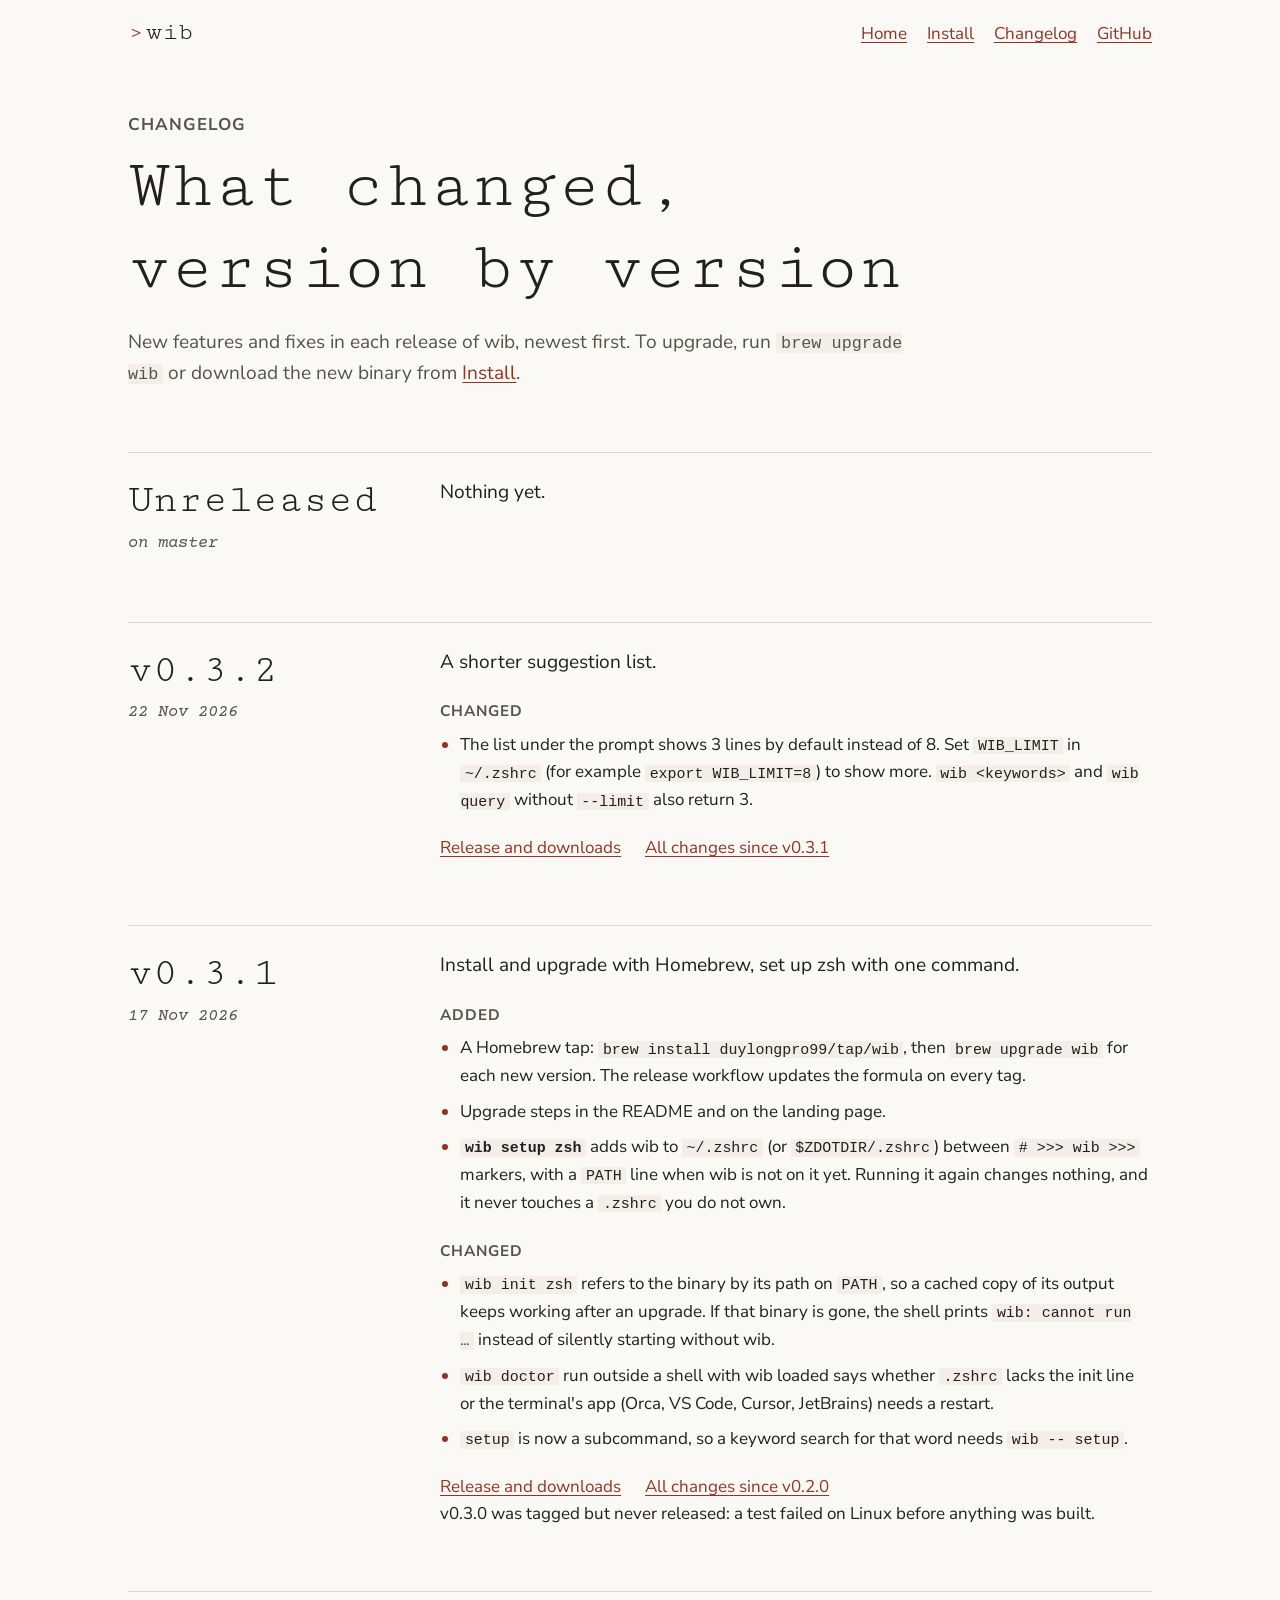
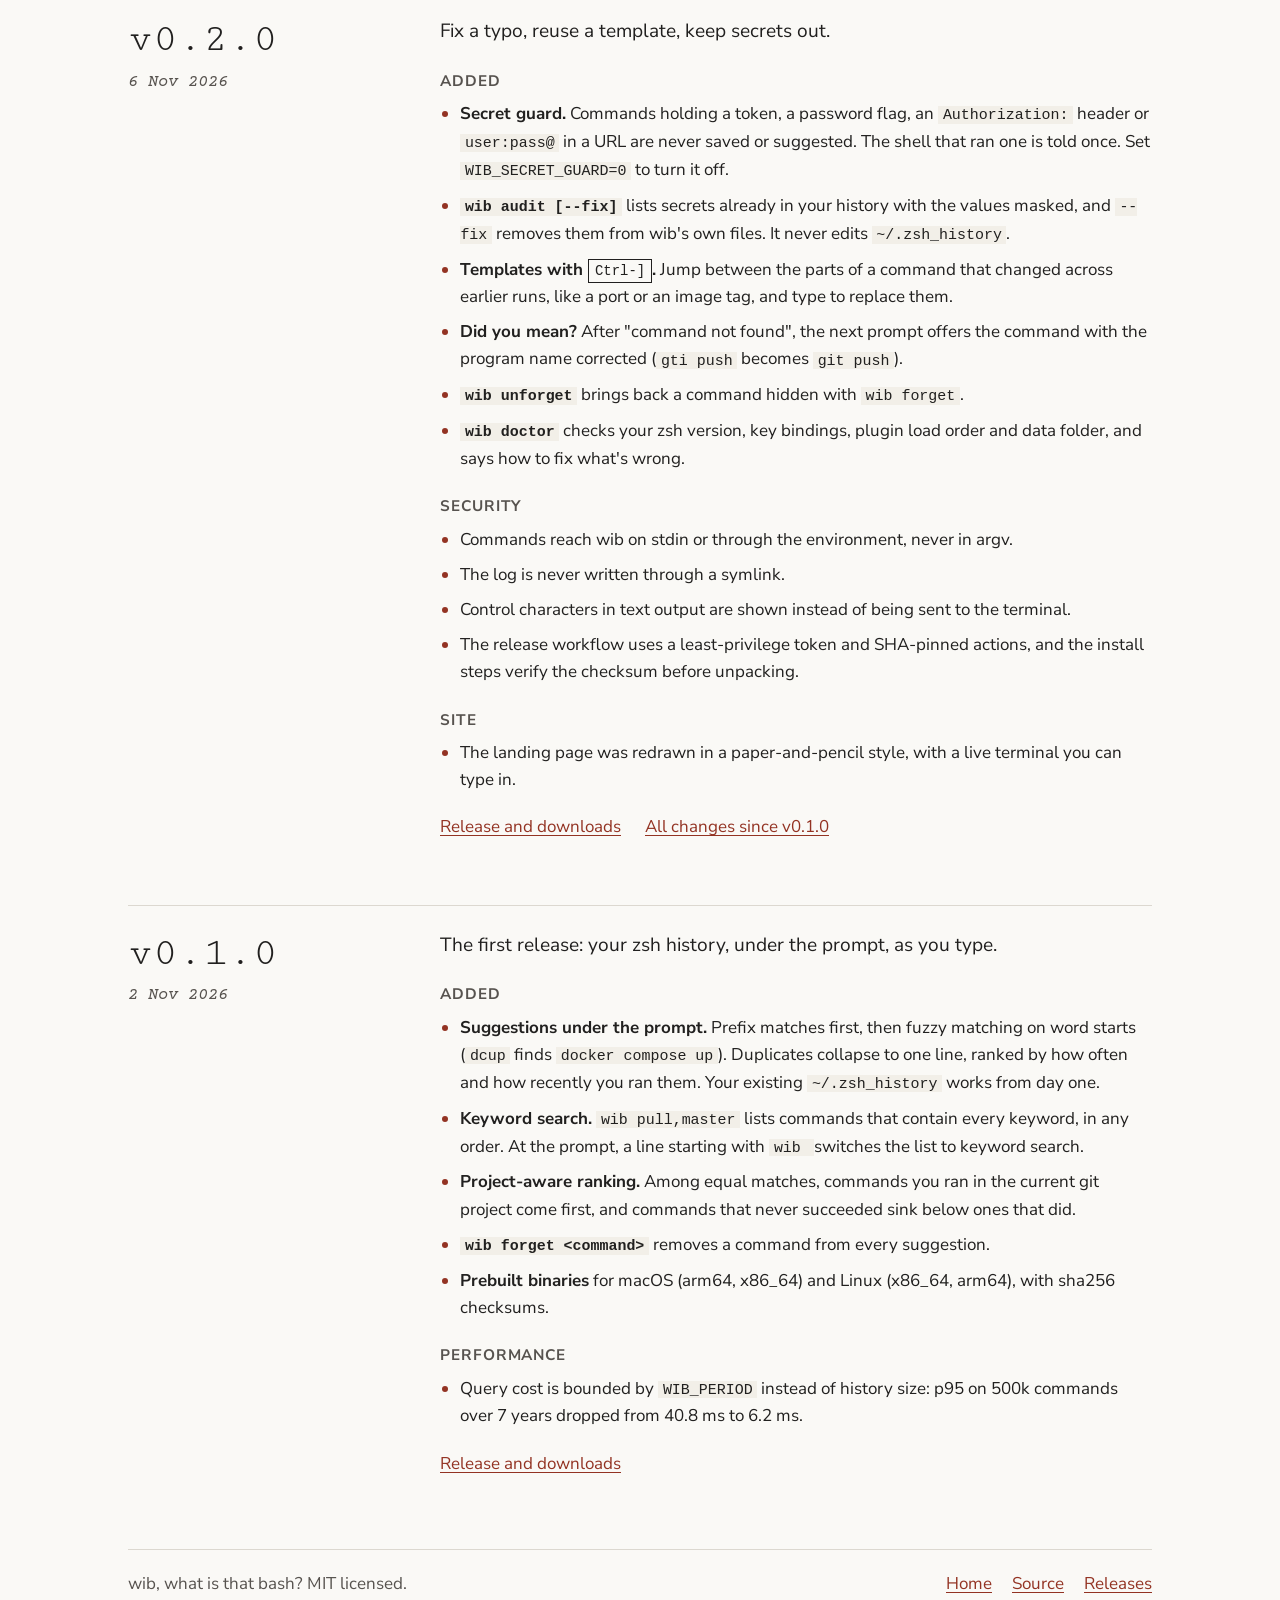
<file: site/changelog.html>
<!doctype html>
<html lang="en">
<head>
<meta charset="utf-8">
<meta name="viewport" content="width=device-width, initial-scale=1">
<title>wib · changelog</title>
<meta name="description" content="What changed in each version of wib, the zsh history suggester.">
<meta name="theme-color" content="#faf9f6">
<link rel="icon" href="data:image/svg+xml,%3Csvg xmlns='http://www.w3.org/2000/svg' viewBox='0 0 32 32'%3E%3Crect width='32' height='32' fill='%23faf9f6'/%3E%3Cpath d='M8 11l6 5-6 5' stroke='%2321201f' stroke-width='2.6' fill='none' stroke-linecap='round' stroke-linejoin='round'/%3E%3Cpath d='M17 22h7' stroke='%23933323' stroke-width='2.6' stroke-linecap='round'/%3E%3C/svg%3E">
<link rel="preconnect" href="https://fonts.googleapis.com">
<link rel="preconnect" href="https://fonts.gstatic.com" crossorigin>
<link rel="stylesheet" href="https://fonts.googleapis.com/css2?family=Courier+Prime:ital,wght@1,400&family=Cutive+Mono&family=Nunito+Sans:wght@400;700&display=swap">
<style>
/* Same paper-pencil tokens as index.html */
:root {
  --paper: #faf9f6;
  --ink: #21201f;
  --ink-2: #57534f;
  --red: #933323;
  --rule: #dcd8d0;
  --code: #f2efe8;
  --serif: "Cutive Mono", "Iowan Old Style", Georgia, serif;
  --italic: "Courier Prime", "Iowan Old Style", Georgia, serif;
  --sans: "Nunito Sans", "Avenir Next", "Segoe UI", system-ui, sans-serif;
  --mono: ui-monospace, "SF Mono", Menlo, Consolas, monospace;
  --gutter: clamp(16px, 4vw, 48px);
  --measure: 46rem;
  color-scheme: light;
}
* { box-sizing: border-box; border-radius: 0; }
html { background: var(--paper); color: var(--ink); font: 400 1.0625rem/1.6 var(--sans); -webkit-text-size-adjust: 100%; }
body { margin: 0; background: var(--paper); }
main { max-width: 1120px; margin: 0 auto; padding: 24px var(--gutter) 72px; }
h1, h2, h3 { font-family: var(--serif); font-weight: 400; line-height: 1.15; margin: 0; }
p { margin: 0; text-wrap: pretty; }
a { color: var(--red); text-underline-offset: 0.18em; text-decoration-thickness: 1px; }
a:hover { text-decoration-thickness: 2px; }
a:focus-visible { outline: 2px solid var(--red); outline-offset: 3px; }
code { font-family: var(--mono); font-size: 0.88em; background: var(--code); padding: 0.05em 0.3em; overflow-wrap: anywhere; }
kbd { font: 0.82em/1 var(--mono); padding: 0.2em 0.4em; border: 1px solid var(--ink); background: var(--paper); white-space: nowrap; }
::selection { background: #ead9cf; }

.mast { max-width: 1120px; margin: 0 auto; padding: 20px var(--gutter) 0; display: flex; align-items: baseline; justify-content: space-between; gap: 16px; flex-wrap: wrap; }
.brand { font: 1.5rem/1 var(--serif); color: var(--ink); text-decoration: none; }
.brand b { font-weight: 400; color: var(--red); margin-right: 2px; }
.mast ul { list-style: none; margin: 0; padding: 0; display: flex; gap: 20px; flex-wrap: wrap; }

.top { max-width: var(--measure); margin-top: 40px; }
.kicker { font-weight: 700; letter-spacing: 0.06em; color: var(--ink-2); }
.top h1 { margin-top: 6px; font-size: clamp(2.4rem, 7vw, 4.2rem); }
.lede { margin-top: 18px; color: var(--ink-2); font-size: 1.125rem; }

/* One ruled block per release: version and date on the left, changes on the right */
.release { margin-top: 64px; padding-top: 24px; border-top: 1px solid var(--rule); display: grid; grid-template-columns: minmax(0, 16rem) minmax(0, var(--measure)); gap: 12px 40px; }
.release header h2 { font-size: clamp(1.8rem, 4vw, 2.4rem); }
.release header h2 a { color: inherit; text-decoration: none; }
.release header h2 a:hover { text-decoration: underline; }
.release time, .release .tag { display: block; margin-top: 6px; font-family: var(--italic); font-style: italic; color: var(--ink-2); }
.release .summary { font-size: 1.125rem; }
.release h3 { margin-top: 24px; font: 700 0.9rem/1.4 var(--sans); letter-spacing: 0.06em; color: var(--ink-2); text-transform: uppercase; }
.release ul { margin: 8px 0 0; padding-left: 1.2em; }
.release li { margin-top: 8px; }
.release li::marker { color: var(--red); }
.release .links { margin-top: 20px; display: flex; gap: 8px 24px; flex-wrap: wrap; }
@media (max-width: 720px) { .release { grid-template-columns: minmax(0, 1fr); margin-top: 48px; } }

.foot { max-width: 1120px; margin: 0 auto; padding: 0 var(--gutter) 48px; }
.foot > div { padding-top: 20px; border-top: 1px solid var(--rule); color: var(--ink-2); display: flex; justify-content: space-between; gap: 12px 24px; flex-wrap: wrap; }
.foot ul { list-style: none; margin: 0; padding: 0; display: flex; gap: 20px; flex-wrap: wrap; }
</style>
</head>
<body>
<header class="mast">
  <a class="brand" href="index.html" aria-label="wib home"><b>›</b>wib</a>
  <nav aria-label="Main">
    <ul>
      <li><a href="index.html">Home</a></li>
      <li><a href="index.html#install">Install</a></li>
      <li><a href="changelog.html" aria-current="page">Changelog</a></li>
      <li><a href="https://github.com/duylongpro99/wuts-that-bash">GitHub</a></li>
    </ul>
  </nav>
</header>

<main id="top">
  <header class="top">
    <p class="kicker">CHANGELOG</p>
    <h1>What changed, version by version</h1>
    <p class="lede">New features and fixes in each release of wib, newest first. To upgrade, run <code>brew upgrade wib</code> or download the new binary from <a href="index.html#install">Install</a>.</p>
  </header>

  <!-- New release: copy one <section class="release"> block, put it first, and keep the id as v<version>. -->

  <section class="release" id="unreleased" aria-labelledby="h-unreleased">
    <header>
      <h2 id="h-unreleased"><a href="#unreleased">Unreleased</a></h2>
      <span class="tag">on master</span>
    </header>
    <div>
      <p class="summary">Nothing yet.</p>
    </div>
  </section>

  <section class="release" id="v0.3.2" aria-labelledby="h-v032">
    <header>
      <h2 id="h-v032"><a href="#v0.3.2">v0.3.2</a></h2>
      <time datetime="2026-11-22">22 Nov 2026</time>
    </header>
    <div>
      <p class="summary">A shorter suggestion list.</p>
      <h3>Changed</h3>
      <ul>
        <li>The list under the prompt shows 3 lines by default instead of 8. Set <code>WIB_LIMIT</code> in <code>~/.zshrc</code> (for example <code>export WIB_LIMIT=8</code>) to show more. <code>wib &lt;keywords&gt;</code> and <code>wib query</code> without <code>--limit</code> also return 3.</li>
      </ul>
      <p class="links">
        <a href="https://github.com/duylongpro99/wuts-that-bash/releases/tag/v0.3.2">Release and downloads</a>
        <a href="https://github.com/duylongpro99/wuts-that-bash/compare/v0.3.1...v0.3.2">All changes since v0.3.1</a>
      </p>
    </div>
  </section>

  <section class="release" id="v0.3.1" aria-labelledby="h-v031">
    <header>
      <h2 id="h-v031"><a href="#v0.3.1">v0.3.1</a></h2>
      <time datetime="2026-11-17">17 Nov 2026</time>
    </header>
    <div>
      <p class="summary">Install and upgrade with Homebrew, set up zsh with one command.</p>
      <h3>Added</h3>
      <ul>
        <li>A Homebrew tap: <code>brew install duylongpro99/tap/wib</code>, then <code>brew upgrade wib</code> for each new version. The release workflow updates the formula on every tag.</li>
        <li>Upgrade steps in the README and on the landing page.</li>
        <li><b><code>wib setup zsh</code></b> adds wib to <code>~/.zshrc</code> (or <code>$ZDOTDIR/.zshrc</code>) between <code># &gt;&gt;&gt; wib &gt;&gt;&gt;</code> markers, with a <code>PATH</code> line when wib is not on it yet. Running it again changes nothing, and it never touches a <code>.zshrc</code> you do not own.</li>
      </ul>
      <h3>Changed</h3>
      <ul>
        <li><code>wib init zsh</code> refers to the binary by its path on <code>PATH</code>, so a cached copy of its output keeps working after an upgrade. If that binary is gone, the shell prints <code>wib: cannot run …</code> instead of silently starting without wib.</li>
        <li><code>wib doctor</code> run outside a shell with wib loaded says whether <code>.zshrc</code> lacks the init line or the terminal's app (Orca, VS Code, Cursor, JetBrains) needs a restart.</li>
        <li><code>setup</code> is now a subcommand, so a keyword search for that word needs <code>wib -- setup</code>.</li>
      </ul>
      <p class="links">
        <a href="https://github.com/duylongpro99/wuts-that-bash/releases/tag/v0.3.1">Release and downloads</a>
        <a href="https://github.com/duylongpro99/wuts-that-bash/compare/v0.2.0...v0.3.1">All changes since v0.2.0</a>
      </p>
      <p>v0.3.0 was tagged but never released: a test failed on Linux before anything was built.</p>
    </div>
  </section>

  <section class="release" id="v0.2.0" aria-labelledby="h-v020">
    <header>
      <h2 id="h-v020"><a href="#v0.2.0">v0.2.0</a></h2>
      <time datetime="2026-11-06">6 Nov 2026</time>
    </header>
    <div>
      <p class="summary">Fix a typo, reuse a template, keep secrets out.</p>
      <h3>Added</h3>
      <ul>
        <li><b>Secret guard.</b> Commands holding a token, a password flag, an <code>Authorization:</code> header or <code>user:pass@</code> in a URL are never saved or suggested. The shell that ran one is told once. Set <code>WIB_SECRET_GUARD=0</code> to turn it off.</li>
        <li><b><code>wib audit [--fix]</code></b> lists secrets already in your history with the values masked, and <code>--fix</code> removes them from wib's own files. It never edits <code>~/.zsh_history</code>.</li>
        <li><b>Templates with <kbd>Ctrl-]</kbd>.</b> Jump between the parts of a command that changed across earlier runs, like a port or an image tag, and type to replace them.</li>
        <li><b>Did you mean?</b> After "command not found", the next prompt offers the command with the program name corrected (<code>gti push</code> becomes <code>git push</code>).</li>
        <li><b><code>wib unforget</code></b> brings back a command hidden with <code>wib forget</code>.</li>
        <li><b><code>wib doctor</code></b> checks your zsh version, key bindings, plugin load order and data folder, and says how to fix what's wrong.</li>
      </ul>
      <h3>Security</h3>
      <ul>
        <li>Commands reach wib on stdin or through the environment, never in argv.</li>
        <li>The log is never written through a symlink.</li>
        <li>Control characters in text output are shown instead of being sent to the terminal.</li>
        <li>The release workflow uses a least-privilege token and SHA-pinned actions, and the install steps verify the checksum before unpacking.</li>
      </ul>
      <h3>Site</h3>
      <ul>
        <li>The landing page was redrawn in a paper-and-pencil style, with a live terminal you can type in.</li>
      </ul>
      <p class="links">
        <a href="https://github.com/duylongpro99/wuts-that-bash/releases/tag/v0.2.0">Release and downloads</a>
        <a href="https://github.com/duylongpro99/wuts-that-bash/compare/v0.1.0...v0.2.0">All changes since v0.1.0</a>
      </p>
    </div>
  </section>

  <section class="release" id="v0.1.0" aria-labelledby="h-v010">
    <header>
      <h2 id="h-v010"><a href="#v0.1.0">v0.1.0</a></h2>
      <time datetime="2026-11-02">2 Nov 2026</time>
    </header>
    <div>
      <p class="summary">The first release: your zsh history, under the prompt, as you type.</p>
      <h3>Added</h3>
      <ul>
        <li><b>Suggestions under the prompt.</b> Prefix matches first, then fuzzy matching on word starts (<code>dcup</code> finds <code>docker compose up</code>). Duplicates collapse to one line, ranked by how often and how recently you ran them. Your existing <code>~/.zsh_history</code> works from day one.</li>
        <li><b>Keyword search.</b> <code>wib pull,master</code> lists commands that contain every keyword, in any order. At the prompt, a line starting with <code>wib </code> switches the list to keyword search.</li>
        <li><b>Project-aware ranking.</b> Among equal matches, commands you ran in the current git project come first, and commands that never succeeded sink below ones that did.</li>
        <li><b><code>wib forget &lt;command&gt;</code></b> removes a command from every suggestion.</li>
        <li><b>Prebuilt binaries</b> for macOS (arm64, x86_64) and Linux (x86_64, arm64), with sha256 checksums.</li>
      </ul>
      <h3>Performance</h3>
      <ul>
        <li>Query cost is bounded by <code>WIB_PERIOD</code> instead of history size: p95 on 500k commands over 7 years dropped from 40.8 ms to 6.2 ms.</li>
      </ul>
      <p class="links">
        <a href="https://github.com/duylongpro99/wuts-that-bash/releases/tag/v0.1.0">Release and downloads</a>
      </p>
    </div>
  </section>
</main>

<footer class="foot">
  <div>
    <span>wib, what is that bash? MIT licensed.</span>
    <ul>
      <li><a href="index.html">Home</a></li>
      <li><a href="https://github.com/duylongpro99/wuts-that-bash">Source</a></li>
      <li><a href="https://github.com/duylongpro99/wuts-that-bash/releases">Releases</a></li>
    </ul>
  </div>
</footer>
</body>
</html>
</file>
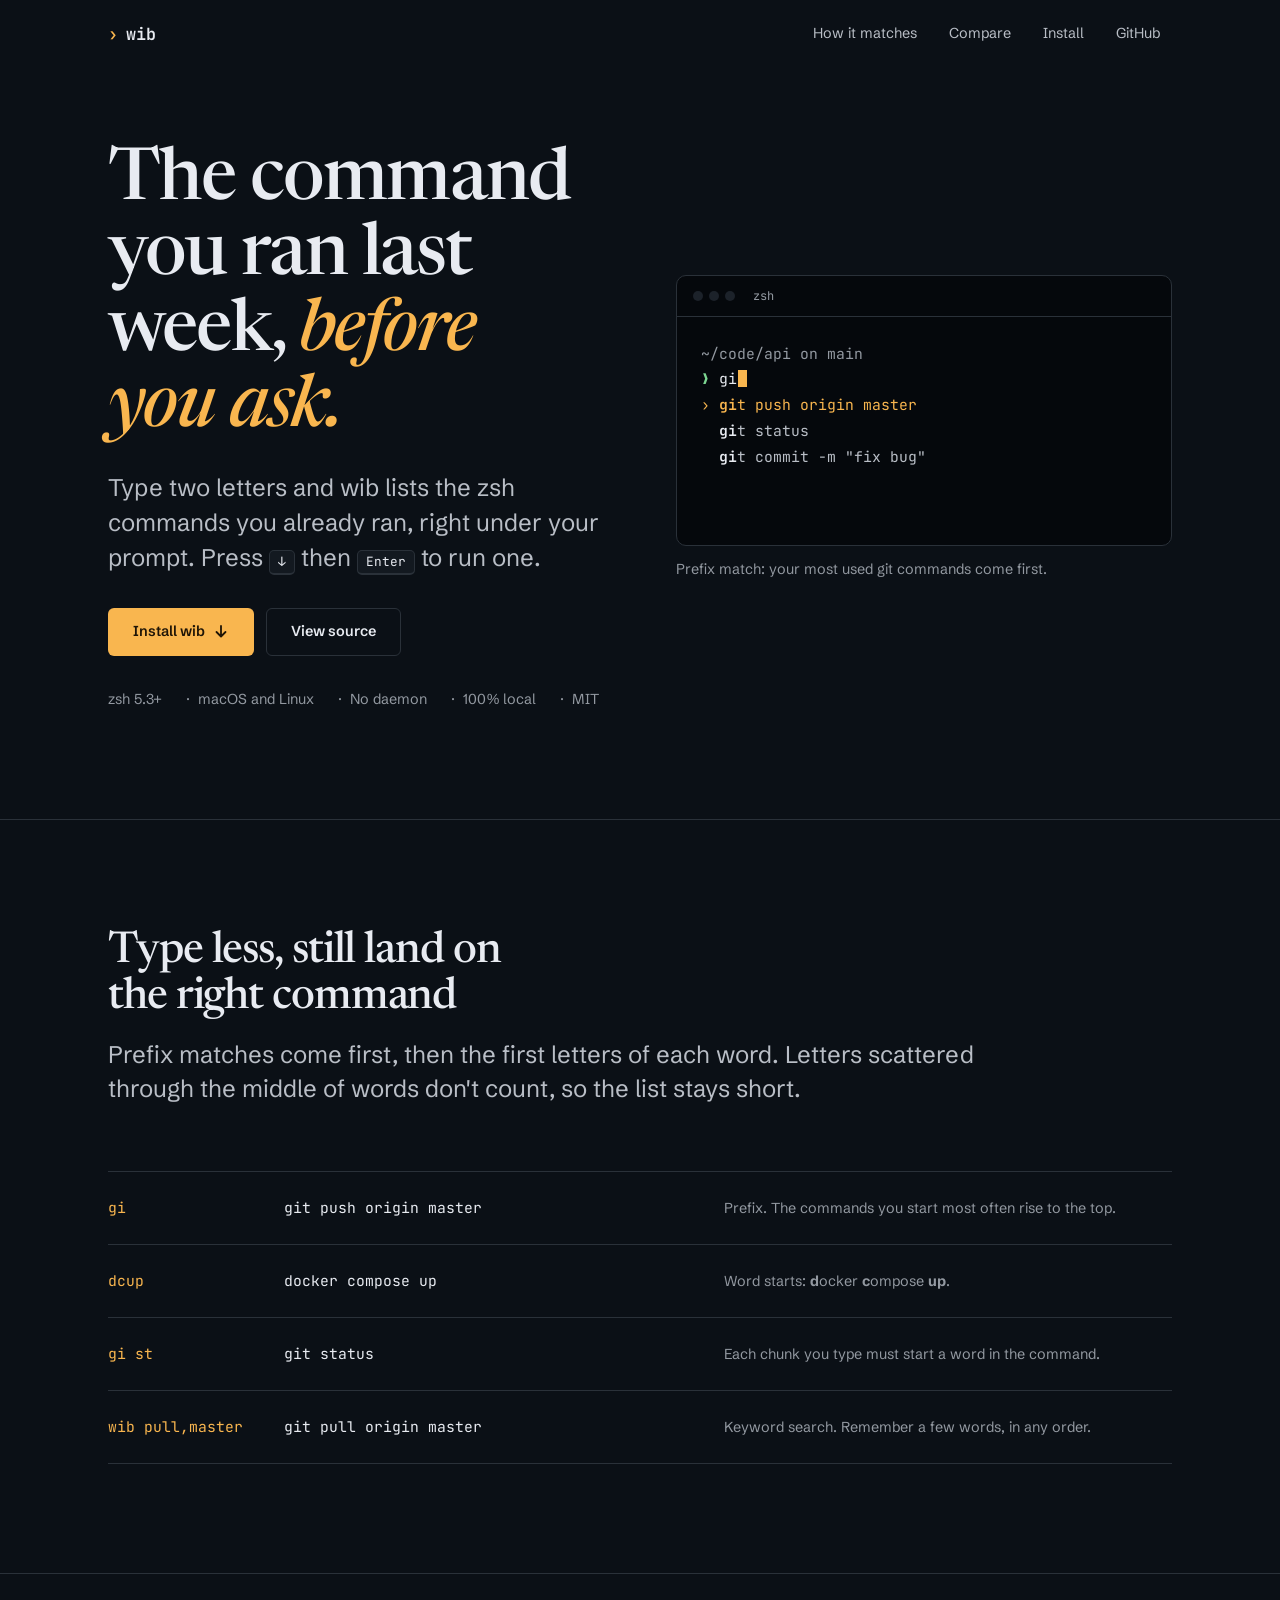
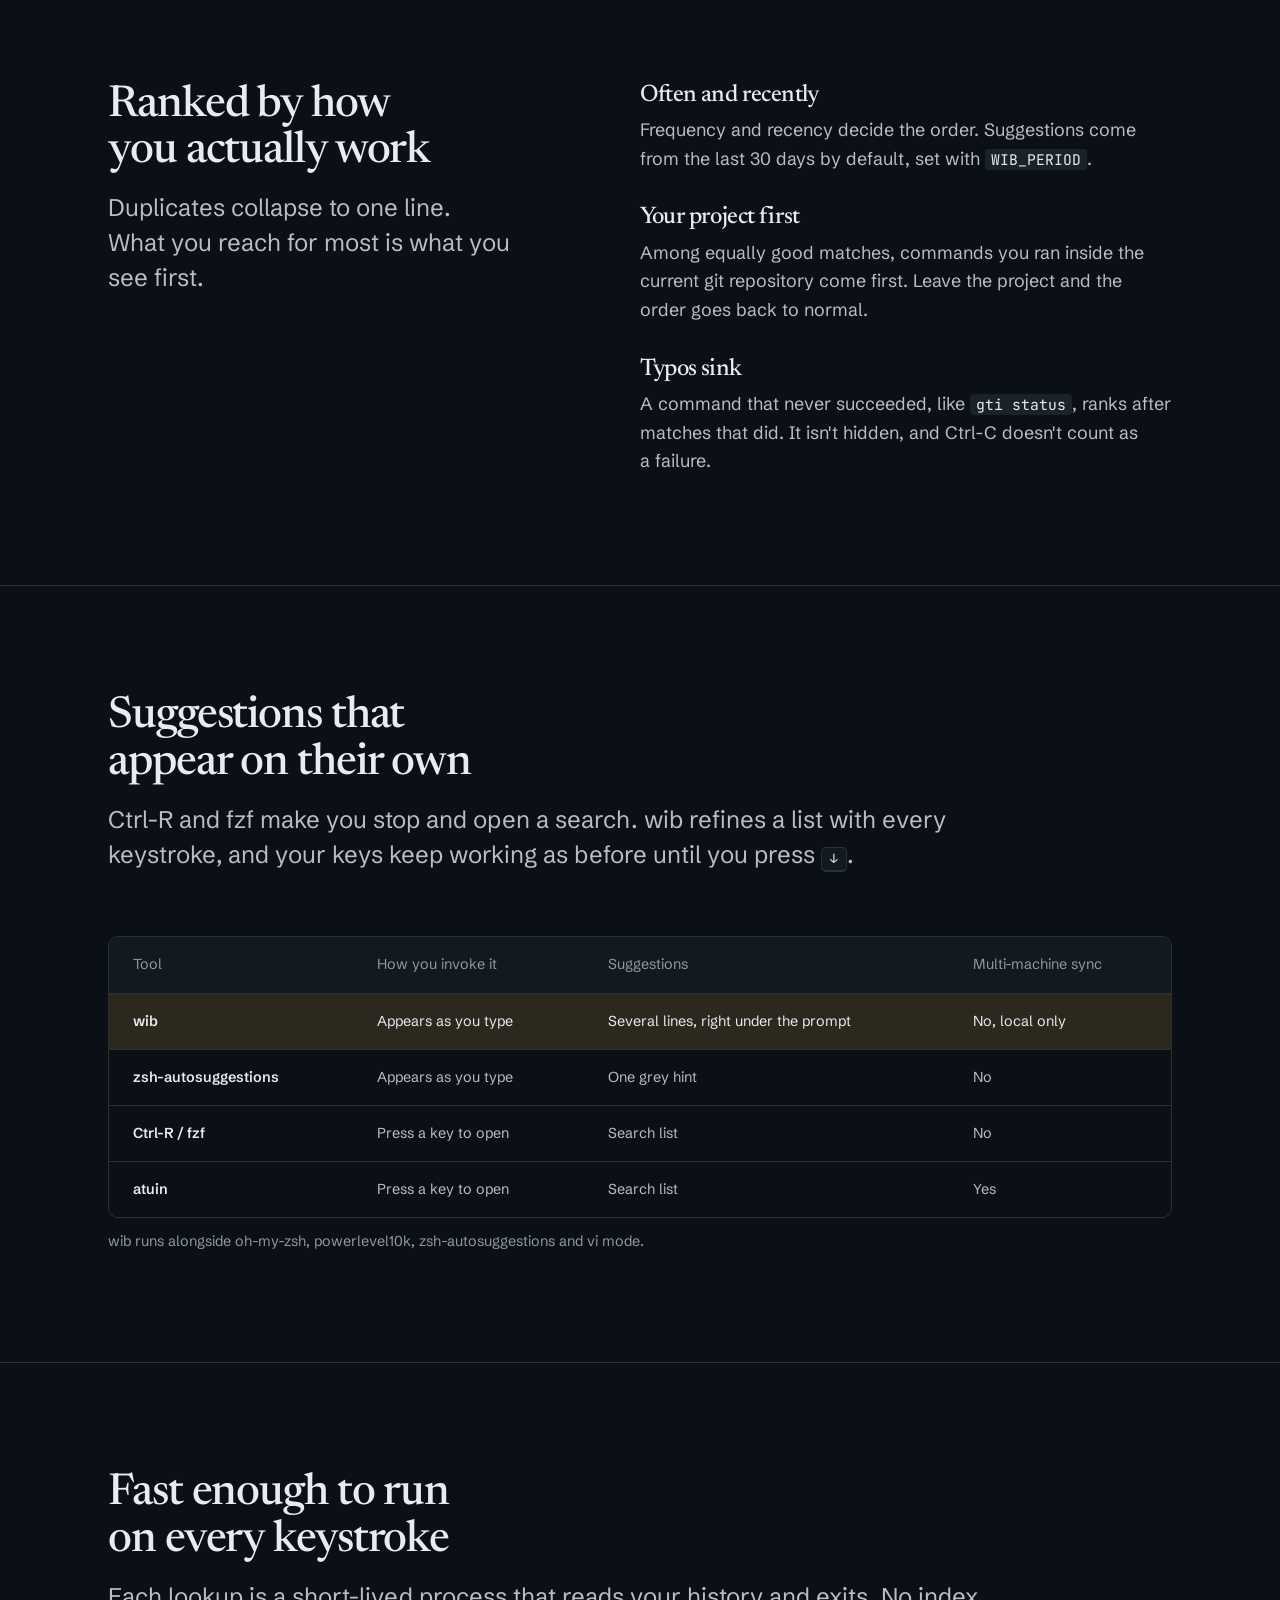
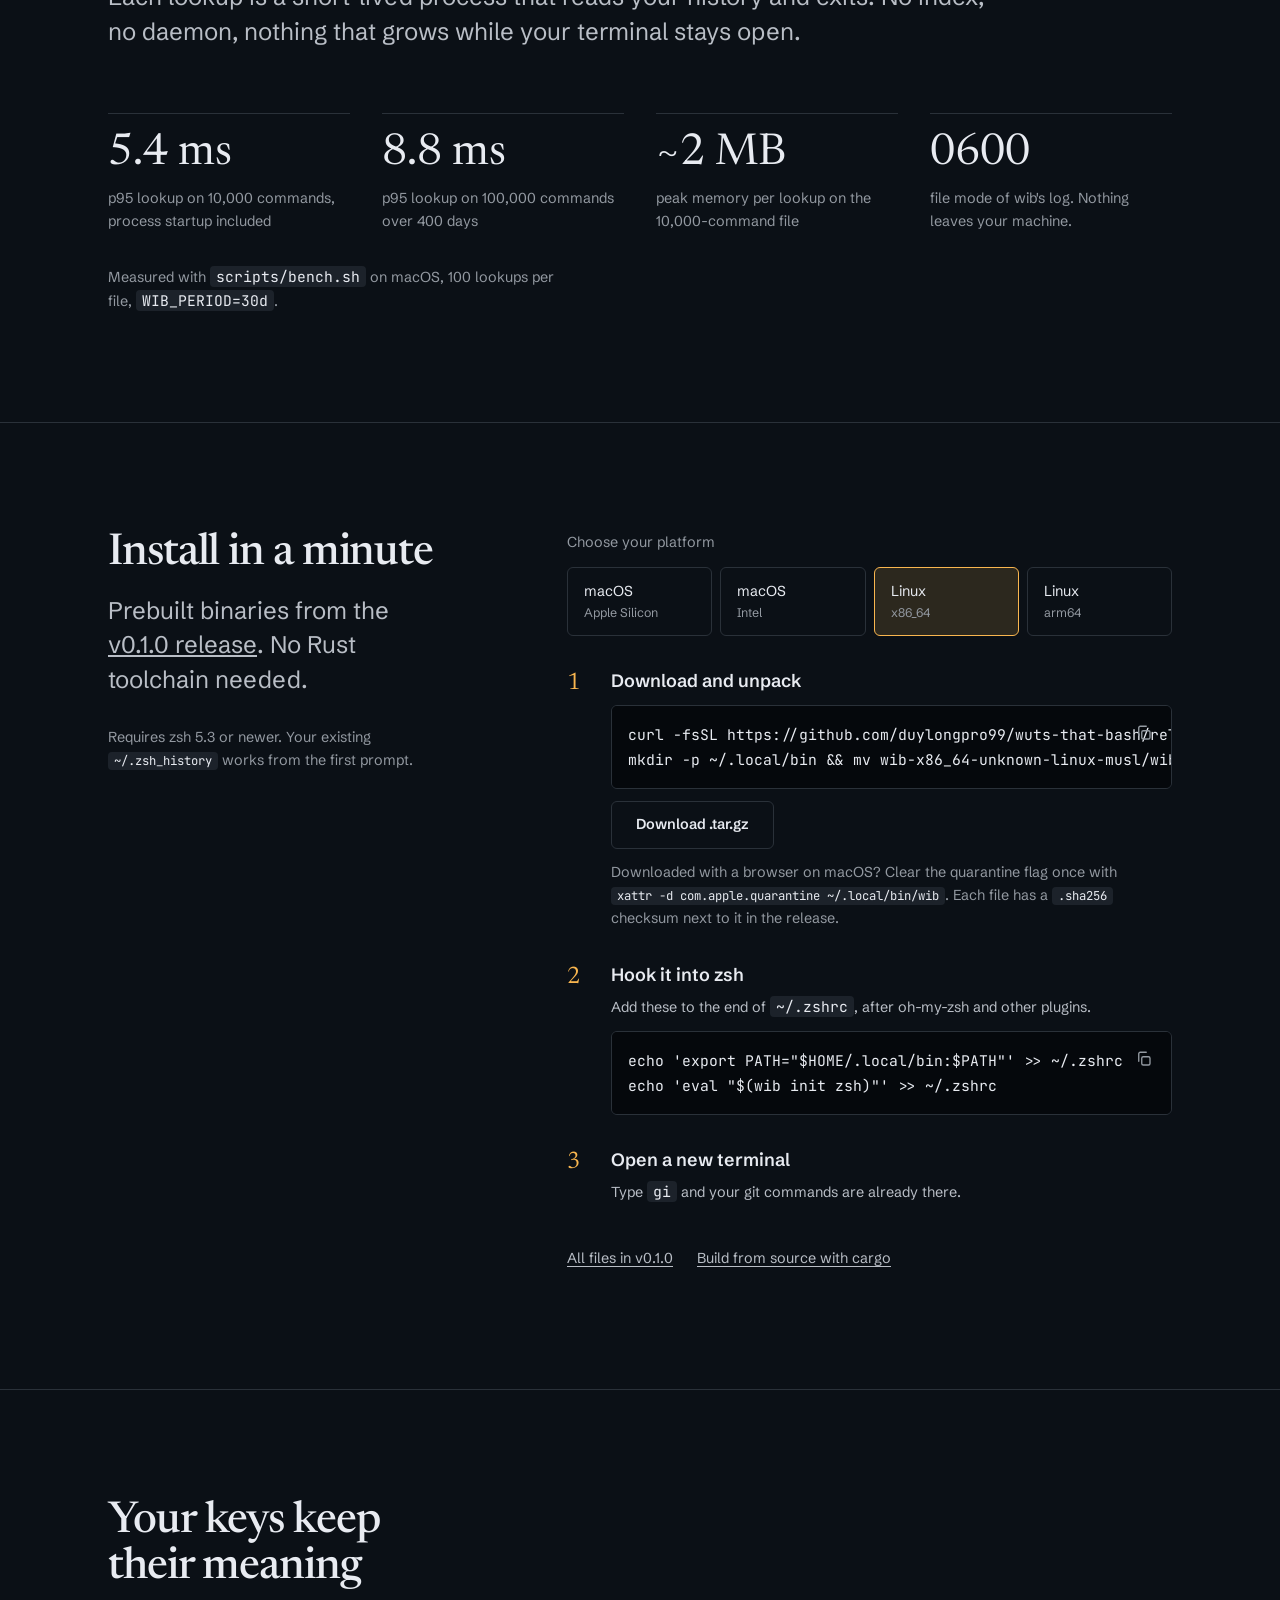
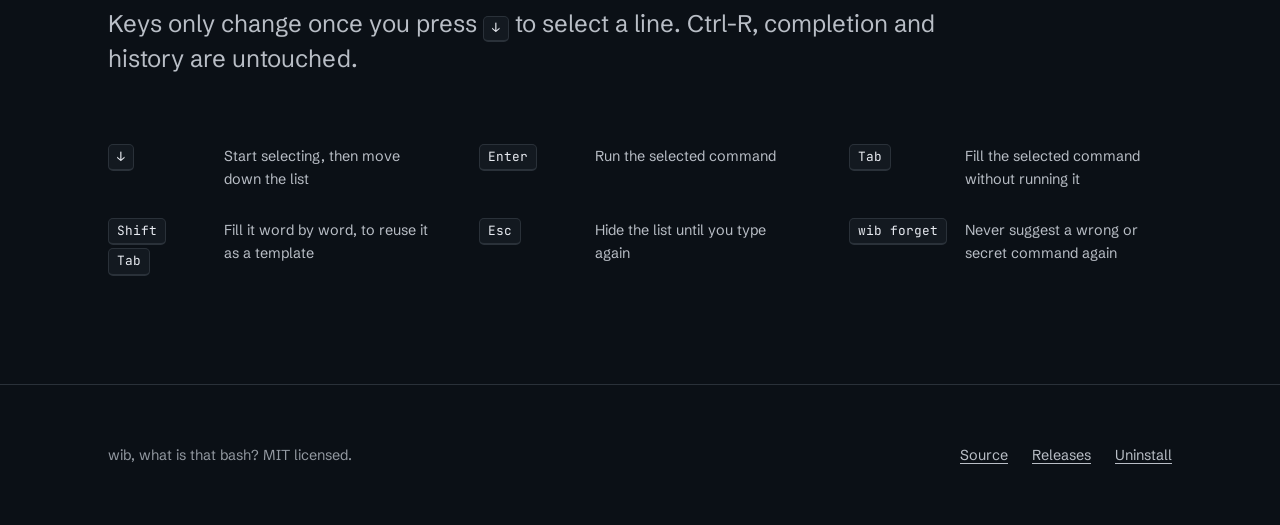
<file: site/index_old.html>
<!doctype html>
<html lang="en">
<head>
<meta charset="utf-8">
<meta name="viewport" content="width=device-width, initial-scale=1">
<title>wib · zsh history as you type</title>
<meta name="description" content="wib shows the commands you already ran, right under your zsh prompt, as you type. One small Rust binary, no daemon, 100% local.">
<meta property="og:title" content="wib · what is that bash?">
<meta property="og:description" content="Type two letters and the command you ran last Tuesday is already under your cursor.">
<meta name="theme-color" content="#14171d">
<link rel="icon" href="data:image/svg+xml,%3Csvg xmlns='http://www.w3.org/2000/svg' viewBox='0 0 32 32'%3E%3Crect width='32' height='32' rx='7' fill='%2314171d'/%3E%3Cpath d='M8 11l6 5-6 5' stroke='%23f0b44c' stroke-width='3' fill='none' stroke-linecap='round' stroke-linejoin='round'/%3E%3Cpath d='M17 22h7' stroke='%23e8ebf2' stroke-width='3' stroke-linecap='round'/%3E%3C/svg%3E">
<link rel="preconnect" href="https://fonts.googleapis.com">
<link rel="preconnect" href="https://fonts.gstatic.com" crossorigin>
<link href="https://fonts.googleapis.com/css2?family=JetBrains+Mono:wght@400;600&family=Newsreader:opsz,wght@6..72,500&family=Schibsted+Grotesk:wght@400;600&display=swap" rel="stylesheet">
<style>
:root {
  --hue: 255;
  --accent-hue: 75;

  --paper: oklch(17% 0.014 var(--hue));
  --paper-2: oklch(21% 0.016 var(--hue));
  --paper-3: oklch(25% 0.018 var(--hue));
  --line: oklch(31% 0.018 var(--hue));
  --ink: oklch(94% 0.008 var(--hue));
  --ink-2: oklch(80% 0.012 var(--hue));
  --ink-3: oklch(68% 0.014 var(--hue));

  --accent: oklch(82% 0.14 var(--accent-hue));
  --accent-ink: oklch(20% 0.03 var(--accent-hue));
  --accent-soft: oklch(82% 0.14 var(--accent-hue) / 0.14);
  --ok: oklch(80% 0.13 150);

  --font-display: "Newsreader", Georgia, serif;
  --font-body: "Schibsted Grotesk", system-ui, sans-serif;
  --font-mono: "JetBrains Mono", ui-monospace, SFMono-Regular, Menlo, monospace;

  --step--1: clamp(0.83rem, 0.8rem + 0.15vw, 0.9rem);
  --step-0: clamp(1rem, 0.96rem + 0.2vw, 1.125rem);
  --step-1: clamp(1.25rem, 1.15rem + 0.45vw, 1.5rem);
  --step-2: clamp(1.56rem, 1.38rem + 0.9vw, 2rem);
  --step-3: clamp(1.95rem, 1.6rem + 1.7vw, 2.75rem);
  --step-5: clamp(2.6rem, 1.6rem + 4vw, 4.5rem);
  --mono-size: clamp(0.8rem, 0.76rem + 0.2vw, 0.92rem);
  --tracking-display: -0.025em;
  --leading-display: 1.05;
  --leading-body: 1.6;
  --measure: 60ch;

  --space-1: 4px;
  --space-2: 8px;
  --space-3: 12px;
  --space-4: 16px;
  --space-5: 24px;
  --space-6: 32px;
  --space-7: 48px;
  --space-8: 64px;
  --space-9: 96px;
  --section-y: clamp(64px, 6vw + 32px, 144px);
  --gutter: clamp(16px, 4vw, 48px);
  --container: 1160px;

  --radius: 10px;
  --radius-sm: 6px;

  --dur-press: 120ms;
  --dur-state: 220ms;
  --ease-out: cubic-bezier(0.25, 1, 0.5, 1);
}
@media (prefers-reduced-motion: reduce) {
  :root { --dur-press: 0ms; --dur-state: 0ms; }
}

*, *::before, *::after { box-sizing: border-box; }
html { color-scheme: dark; scroll-behavior: smooth; }
@media (prefers-reduced-motion: reduce) { html { scroll-behavior: auto; } }
body {
  margin: 0;
  font: 400 var(--step-0) / var(--leading-body) var(--font-body);
  color: var(--ink);
  background: var(--paper);
  -webkit-font-smoothing: antialiased;
  overflow-x: hidden;
}
h1, h2, h3 {
  font-family: var(--font-display);
  font-weight: 500;
  line-height: var(--leading-display);
  letter-spacing: var(--tracking-display);
  text-wrap: balance;
  margin: 0;
}
p { margin: 0; max-width: var(--measure); text-wrap: pretty; color: var(--ink-2); }
a { color: inherit; }
code, pre, kbd { font-family: var(--font-mono); font-size: var(--mono-size); }
:focus-visible { outline: 2px solid var(--accent); outline-offset: 3px; border-radius: 4px; }

.wrap { width: 100%; max-width: var(--container); margin: 0 auto; padding: 0 var(--gutter); }
section { padding: var(--section-y) 0; }
section + section { border-top: 1px solid var(--line); }
.lede { font-size: var(--step-1); color: var(--ink-2); line-height: 1.45; }
.inline { color: var(--ink); background: var(--paper-3); padding: 1px 6px; border-radius: 4px; white-space: nowrap; }

/* Nav */
.nav { display: flex; align-items: center; justify-content: space-between; gap: var(--space-5); height: 68px; }
.brand { display: inline-flex; align-items: center; gap: var(--space-2); font-family: var(--font-mono); font-weight: 600; text-decoration: none; font-size: 1.05rem; min-height: 44px; }
.brand b { color: var(--accent); font-weight: 600; }
.nav ul { display: flex; gap: var(--space-2); list-style: none; margin: 0; padding: 0; }
.nav a.link {
  display: inline-flex; align-items: center; min-height: 44px; padding: 0 var(--space-3);
  color: var(--ink-2); text-decoration: none; font-size: var(--step--1);
  transition: color var(--dur-state) var(--ease-out);
}
.nav a.link:hover { color: var(--ink); }
@media (max-width: 560px) { .nav li.opt { display: none; } }

/* Buttons */
.btn {
  display: inline-flex; align-items: center; justify-content: center; gap: var(--space-2);
  min-height: 48px; padding: 0 var(--space-5); border-radius: var(--radius-sm);
  font: 600 var(--step--1) / 1 var(--font-body); text-decoration: none; cursor: pointer;
  border: 1px solid transparent;
  transition: transform var(--dur-press) var(--ease-out), background-color var(--dur-state) var(--ease-out), border-color var(--dur-state) var(--ease-out);
}
.btn:active { transform: translateY(1px); }
.btn-primary { background: var(--accent); color: var(--accent-ink); }
.btn-primary:hover { background: oklch(86% 0.14 var(--accent-hue)); }
.btn-ghost { border-color: var(--line); color: var(--ink); }
.btn-ghost:hover { border-color: var(--ink-3); }
.btn svg { width: 16px; height: 16px; transition: transform var(--dur-state) var(--ease-out); }
.btn:hover svg { transform: translateY(2px); }

/* Hero */
.hero { padding: clamp(40px, 6vw, 96px) 0 var(--section-y); border-top: 0; }
.hero-grid { display: grid; grid-template-columns: 1fr; gap: var(--space-8); align-items: center; }
@media (min-width: 960px) { .hero-grid { grid-template-columns: 1.05fr 1fr; gap: var(--space-7); } }
.hero h1 { font-size: var(--step-5); max-width: 15ch; }
.hero h1 em { font-style: italic; color: var(--accent); }
.hero .lede { margin-top: var(--space-5); max-width: 40ch; }
.cta { display: flex; flex-wrap: wrap; gap: var(--space-3); margin-top: var(--space-6); }
.facts { display: flex; flex-wrap: wrap; gap: var(--space-2) var(--space-5); margin: var(--space-6) 0 0; padding: 0; list-style: none; font-size: var(--step--1); color: var(--ink-3); }
.facts li::before { content: "·"; margin-right: var(--space-2); color: var(--ink-3); }
.facts li:first-child::before { content: none; }

/* Terminal */
.term {
  background: oklch(13% 0.012 var(--hue));
  border: 1px solid var(--line);
  border-radius: var(--radius);
  overflow: hidden;
  min-width: 0;
}
.term-bar { display: flex; align-items: center; gap: 6px; padding: var(--space-3) var(--space-4); border-bottom: 1px solid var(--line); }
.term-bar i { width: 10px; height: 10px; border-radius: 50%; background: var(--paper-3); }
.term-bar span { margin-left: var(--space-3); font: 400 0.75rem var(--font-mono); color: var(--ink-3); }
.term-body { padding: var(--space-5); font-family: var(--font-mono); font-size: var(--mono-size); line-height: 1.75; min-height: 15.5em; }
.term-body .line { white-space: pre; overflow: hidden; text-overflow: ellipsis; }
.term-body .dim { color: var(--ink-3); }
.term-body .prompt { color: var(--ok); }
.cursor { display: inline-block; width: 0.6em; height: 1.15em; vertical-align: -0.2em; background: var(--accent); margin-left: 1px; }
@media (prefers-reduced-motion: no-preference) { .cursor { animation: blink 1.1s steps(1) infinite; } }
@keyframes blink { 50% { opacity: 0; } }
.sugg { list-style: none; margin: 0; padding: 0; }
.sugg li { white-space: pre; overflow: hidden; text-overflow: ellipsis; color: var(--ink-2); }
.sugg li::before { content: "  "; }
.sugg li.sel { color: var(--accent); }
.sugg li.sel::before { content: "› "; }
.sugg mark { background: none; color: var(--ink); font-weight: 600; }
.sugg li.sel mark { color: var(--accent); }
.term-caption { margin-top: var(--space-3); font-size: var(--step--1); color: var(--ink-3); min-height: 1.6em; }

/* Section heads */
.head { display: grid; align-content: start; gap: var(--space-4); margin-bottom: var(--space-8); }
.head h2 { font-size: var(--step-3); max-width: 18ch; }

/* Matching */
.match { display: grid; grid-template-columns: 1fr; border-top: 1px solid var(--line); margin: 0; }
.match > div { display: grid; grid-template-columns: 1fr; gap: var(--space-2); padding: var(--space-5) 0; border-bottom: 1px solid var(--line); }
@media (min-width: 760px) { .match > div { grid-template-columns: 9rem minmax(0, 1fr) minmax(0, 1.1fr); gap: var(--space-6); align-items: baseline; } }
.match dt { font-family: var(--font-mono); font-size: var(--mono-size); color: var(--accent); }
.match dd { margin: 0; min-width: 0; }
.match dd.to { font-family: var(--font-mono); font-size: var(--mono-size); color: var(--ink); overflow-wrap: anywhere; }
.match dd.why { color: var(--ink-3); font-size: var(--step--1); }

/* Ranking split */
.split { display: grid; grid-template-columns: 1fr; gap: var(--space-7); }
@media (min-width: 900px) { .split { grid-template-columns: 0.9fr 1.1fr; gap: var(--space-9); } }
.points { list-style: none; margin: 0; padding: 0; display: grid; gap: var(--space-6); }
.points h3 { font-size: var(--step-1); margin-bottom: var(--space-2); }

/* Comparison */
.table-scroll { overflow-x: auto; border: 1px solid var(--line); border-radius: var(--radius); }
table { width: 100%; border-collapse: collapse; font-size: var(--step--1); min-width: 560px; }
th, td { text-align: left; padding: var(--space-4) var(--space-5); border-bottom: 1px solid var(--line); vertical-align: top; }
thead th { color: var(--ink-3); font-weight: 400; background: var(--paper-2); }
tbody tr:last-child td, tbody tr:last-child th { border-bottom: 0; }
tbody th { font-weight: 600; color: var(--ink); }
tbody tr.us th, tbody tr.us td { color: var(--ink); background: var(--accent-soft); }
td { color: var(--ink-2); }

/* Numbers */
.nums { display: grid; grid-template-columns: repeat(auto-fit, minmax(200px, 1fr)); gap: var(--space-6); margin: 0; }
.nums div { border-top: 1px solid var(--line); padding-top: var(--space-4); }
.nums dt { font-family: var(--font-display); font-size: var(--step-3); color: var(--ink); line-height: 1.1; font-variant-numeric: tabular-nums; }
.nums dd { margin: var(--space-2) 0 0; color: var(--ink-3); font-size: var(--step--1); max-width: 30ch; }
.source { margin-top: var(--space-6); font-size: var(--step--1); color: var(--ink-3); }

/* Install */
.install-grid { display: grid; grid-template-columns: 1fr; gap: var(--space-7); }
@media (min-width: 960px) { .install-grid { grid-template-columns: 0.75fr 1.25fr; gap: var(--space-9); } }
.install-grid > * { min-width: 0; }
fieldset { border: 0; margin: 0 0 var(--space-6); padding: 0; }
legend { font-size: var(--step--1); color: var(--ink-3); margin-bottom: var(--space-3); padding: 0; }
.platforms { display: grid; grid-template-columns: repeat(2, minmax(0, 1fr)); gap: var(--space-2); }
@media (min-width: 640px) { .platforms { grid-template-columns: repeat(4, minmax(0, 1fr)); } }
.platforms input { position: absolute; opacity: 0; pointer-events: none; }
.platforms label {
  display: flex; flex-direction: column; justify-content: center; min-height: 64px; padding: var(--space-3) var(--space-4);
  border: 1px solid var(--line); border-radius: var(--radius-sm); cursor: pointer; font-size: var(--step--1);
  transition: border-color var(--dur-state) var(--ease-out), background-color var(--dur-state) var(--ease-out);
}
.platforms label small { color: var(--ink-3); font-size: 0.78rem; }
.platforms label:hover { border-color: var(--ink-3); }
.platforms input:checked + label { border-color: var(--accent); background: var(--accent-soft); }
.platforms input:focus-visible + label { outline: 2px solid var(--accent); outline-offset: 3px; }

.steps { list-style: none; margin: 0; padding: 0; display: grid; gap: var(--space-6); counter-reset: step; }
.steps > li { counter-increment: step; display: grid; grid-template-columns: 2rem minmax(0, 1fr); gap: var(--space-3); }
.steps > li::before { content: counter(step); font-family: var(--font-display); font-size: var(--step-1); color: var(--accent); line-height: 1.3; }
.steps h3 { font-family: var(--font-body); font-weight: 600; font-size: var(--step-0); letter-spacing: 0; line-height: 1.4; margin-bottom: var(--space-2); }
.steps p { font-size: var(--step--1); }
.steps .btn { margin-top: var(--space-3); }

.code { position: relative; margin-top: var(--space-3); }
.code pre {
  margin: 0; padding: var(--space-4) 56px var(--space-4) var(--space-4); overflow-x: auto;
  background: oklch(13% 0.012 var(--hue)); border: 1px solid var(--line); border-radius: var(--radius-sm);
  line-height: 1.7; color: var(--ink);
}
.code pre .c { color: var(--ink-3); }
.copy {
  position: absolute; top: 6px; right: 6px; width: 44px; height: 44px; display: grid; place-items: center;
  background: transparent; border: 0; border-radius: var(--radius-sm); color: var(--ink-3); cursor: pointer;
  transition: color var(--dur-state) var(--ease-out), background-color var(--dur-state) var(--ease-out);
}
.copy:hover { color: var(--ink); background: var(--paper-3); }
.copy svg { width: 18px; height: 18px; }
.copy .done { display: none; color: var(--ok); }
.copy[data-state="done"] .idle { display: none; }
.copy[data-state="done"] .done { display: block; }
.copy[data-state="error"] { color: oklch(72% 0.16 25); }

.pkg { display: none; }
#install:has(#p-mac-arm:checked) .pkg[data-p="mac-arm"],
#install:has(#p-mac-x64:checked) .pkg[data-p="mac-x64"],
#install:has(#p-linux-x64:checked) .pkg[data-p="linux-x64"],
#install:has(#p-linux-arm:checked) .pkg[data-p="linux-arm"] { display: block; }
.note { margin-top: var(--space-3); font-size: var(--step--1); color: var(--ink-3); }
.note code { font-size: 0.85em; }
.note .inline { white-space: normal; overflow-wrap: anywhere; }
.release-links { display: flex; flex-wrap: wrap; gap: var(--space-2) var(--space-5); margin-top: var(--space-6); font-size: var(--step--1); }
.release-links a { color: var(--ink-2); text-underline-offset: 3px; display: inline-flex; align-items: center; min-height: 44px; }
.release-links a:hover { color: var(--ink); }

/* Keys */
.keys { display: grid; grid-template-columns: repeat(auto-fit, minmax(300px, 1fr)); gap: var(--space-5) var(--space-7); margin: 0; }
.keys div { display: grid; grid-template-columns: 6.5rem minmax(0, 1fr); gap: var(--space-3); align-items: baseline; }
.keys dt { margin: 0; }
.keys dd { margin: 0; color: var(--ink-2); font-size: var(--step--1); }
kbd { display: inline-block; padding: 2px 8px; border: 1px solid var(--line); border-bottom-width: 2px; border-radius: 5px; color: var(--ink); background: var(--paper-2); font-size: 0.8rem; }

/* Footer */
footer { border-top: 1px solid var(--line); padding: var(--space-7) 0; font-size: var(--step--1); color: var(--ink-3); }
footer .wrap { display: flex; flex-wrap: wrap; justify-content: space-between; gap: var(--space-4); }
footer a { color: var(--ink-2); text-underline-offset: 3px; display: inline-flex; align-items: center; min-height: 44px; }
footer .wrap > span { display: inline-flex; align-items: center; min-height: 44px; }
footer ul { display: flex; flex-wrap: wrap; gap: var(--space-5); list-style: none; margin: 0; padding: 0; }
</style>
</head>
<body>

<header class="wrap">
  <nav class="nav" aria-label="Main">
    <a class="brand" href="#top" aria-label="wib home"><b>›</b>wib</a>
    <ul>
      <li class="opt"><a class="link" href="#how">How it matches</a></li>
      <li class="opt"><a class="link" href="#compare">Compare</a></li>
      <li><a class="link" href="#install">Install</a></li>
      <li><a class="link" href="https://github.com/duylongpro99/wuts-that-bash">GitHub</a></li>
    </ul>
  </nav>
</header>

<main id="top">
  <section class="hero">
    <div class="wrap hero-grid">
      <div>
        <h1>The command you ran last week, <em>before you ask.</em></h1>
        <p class="lede">Type two letters and wib lists the zsh commands you already ran, right under your prompt. Press <kbd>↓</kbd> then <kbd>Enter</kbd> to run one.</p>
        <div class="cta">
          <a class="btn btn-primary" href="#install">Install wib
            <svg viewBox="0 0 16 16" fill="none" stroke="currentColor" stroke-width="1.8" stroke-linecap="round" stroke-linejoin="round" aria-hidden="true"><path d="M8 2v10M3.5 8 8 12.5 12.5 8"/></svg>
          </a>
          <a class="btn btn-ghost" href="https://github.com/duylongpro99/wuts-that-bash">View source</a>
        </div>
        <ul class="facts" aria-label="Facts">
          <li>zsh 5.3+</li><li>macOS and Linux</li><li>No daemon</li><li>100% local</li><li>MIT</li>
        </ul>
      </div>

      <div>
        <div class="term" role="img" aria-label="Demo: typing gi in zsh lists git push origin master, git status and git commit -m &quot;fix bug&quot; below the prompt">
          <div class="term-bar" aria-hidden="true"><i></i><i></i><i></i><span>zsh</span></div>
          <div class="term-body" aria-hidden="true">
            <div class="line dim">~/code/api on main</div>
            <div class="line"><span class="prompt">❯ </span><span id="demo-input">gi</span><span class="cursor"></span></div>
            <ul class="sugg" id="demo-list">
              <li><mark>gi</mark>t push origin master</li>
              <li><mark>gi</mark>t status</li>
              <li><mark>gi</mark>t commit -m "fix bug"</li>
            </ul>
          </div>
        </div>
        <p class="term-caption" id="demo-caption" aria-live="off">Prefix match: your most used git commands come first.</p>
      </div>
    </div>
  </section>

  <section id="how">
    <div class="wrap">
      <div class="head">
        <h2>Type less, still land on the right command</h2>
        <p class="lede">Prefix matches come first, then the first letters of each word. Letters scattered through the middle of words don't count, so the list stays short.</p>
      </div>
      <dl class="match">
        <div><dt>gi</dt><dd class="to">git push origin master</dd><dd class="why">Prefix. The commands you start most often rise to the top.</dd></div>
        <div><dt>dcup</dt><dd class="to">docker compose up</dd><dd class="why">Word starts: <b>d</b>ocker <b>c</b>ompose <b>up</b>.</dd></div>
        <div><dt>gi st</dt><dd class="to">git status</dd><dd class="why">Each chunk you type must start a word in the command.</dd></div>
        <div><dt>wib pull,master</dt><dd class="to">git pull origin master</dd><dd class="why">Keyword search. Remember a few words, in any order.</dd></div>
      </dl>
    </div>
  </section>

  <section>
    <div class="wrap split">
      <div class="head" style="margin-bottom:0">
        <h2>Ranked by how you actually work</h2>
        <p class="lede">Duplicates collapse to one line. What you reach for most is what you see first.</p>
      </div>
      <ul class="points">
        <li>
          <h3>Often and recently</h3>
          <p>Frequency and recency decide the order. Suggestions come from the last 30 days by default, set with <code class="inline">WIB_PERIOD</code>.</p>
        </li>
        <li>
          <h3>Your project first</h3>
          <p>Among equally good matches, commands you ran inside the current git repository come first. Leave the project and the order goes back to normal.</p>
        </li>
        <li>
          <h3>Typos sink</h3>
          <p>A command that never succeeded, like <code class="inline">gti status</code>, ranks after matches that did. It isn't hidden, and Ctrl-C doesn't count as a failure.</p>
        </li>
      </ul>
    </div>
  </section>

  <section id="compare">
    <div class="wrap">
      <div class="head">
        <h2>Suggestions that appear on their own</h2>
        <p class="lede">Ctrl-R and fzf make you stop and open a search. wib refines a list with every keystroke, and your keys keep working as before until you press <kbd>↓</kbd>.</p>
      </div>
      <div class="table-scroll" role="region" aria-label="Comparison with other tools" tabindex="0">
        <table>
          <thead><tr><th scope="col">Tool</th><th scope="col">How you invoke it</th><th scope="col">Suggestions</th><th scope="col">Multi-machine sync</th></tr></thead>
          <tbody>
            <tr class="us"><th scope="row">wib</th><td>Appears as you type</td><td>Several lines, right under the prompt</td><td>No, local only</td></tr>
            <tr><th scope="row">zsh-autosuggestions</th><td>Appears as you type</td><td>One grey hint</td><td>No</td></tr>
            <tr><th scope="row">Ctrl-R / fzf</th><td>Press a key to open</td><td>Search list</td><td>No</td></tr>
            <tr><th scope="row">atuin</th><td>Press a key to open</td><td>Search list</td><td>Yes</td></tr>
          </tbody>
        </table>
      </div>
      <p class="note">wib runs alongside oh-my-zsh, powerlevel10k, zsh-autosuggestions and vi mode.</p>
    </div>
  </section>

  <section>
    <div class="wrap">
      <div class="head">
        <h2>Fast enough to run on every keystroke</h2>
        <p class="lede">Each lookup is a short-lived process that reads your history and exits. No index, no daemon, nothing that grows while your terminal stays open.</p>
      </div>
      <dl class="nums">
        <div><dt>5.4 ms</dt><dd>p95 lookup on 10,000 commands, process startup included</dd></div>
        <div><dt>8.8 ms</dt><dd>p95 lookup on 100,000 commands over 400 days</dd></div>
        <div><dt>~2 MB</dt><dd>peak memory per lookup on the 10,000-command file</dd></div>
        <div><dt>0600</dt><dd>file mode of wib's log. Nothing leaves your machine.</dd></div>
      </dl>
      <p class="source">Measured with <code class="inline">scripts/bench.sh</code> on macOS, 100 lookups per file, <code class="inline">WIB_PERIOD=30d</code>.</p>
    </div>
  </section>

  <section id="install">
    <div class="wrap install-grid">
      <div class="head" style="margin-bottom:0">
        <h2>Install in a minute</h2>
        <p class="lede">Prebuilt binaries from the <a href="https://github.com/duylongpro99/wuts-that-bash/releases/tag/v0.1.0">v0.1.0 release</a>. No Rust toolchain needed.</p>
        <p class="note">Requires zsh 5.3 or newer. Your existing <code class="inline">~/.zsh_history</code> works from the first prompt.</p>
      </div>

      <div>
        <fieldset>
          <legend>Choose your platform</legend>
          <div class="platforms">
            <input type="radio" name="platform" id="p-mac-arm" value="mac-arm" checked>
            <label for="p-mac-arm">macOS<small>Apple Silicon</small></label>
            <input type="radio" name="platform" id="p-mac-x64" value="mac-x64">
            <label for="p-mac-x64">macOS<small>Intel</small></label>
            <input type="radio" name="platform" id="p-linux-x64" value="linux-x64">
            <label for="p-linux-x64">Linux<small>x86_64</small></label>
            <input type="radio" name="platform" id="p-linux-arm" value="linux-arm">
            <label for="p-linux-arm">Linux<small>arm64</small></label>
          </div>
        </fieldset>

        <ol class="steps">
          <li>
            <div>
              <h3>Download and unpack</h3>
              <div class="pkg" data-p="mac-arm">
                <div class="code"><pre><code>curl -fsSL https://github.com/duylongpro99/wuts-that-bash/releases/download/v0.1.0/wib-aarch64-apple-darwin.tar.gz | tar -xz
mkdir -p ~/.local/bin &amp;&amp; mv wib-aarch64-apple-darwin/wib ~/.local/bin/</code></pre></div>
                <a class="btn btn-ghost" href="https://github.com/duylongpro99/wuts-that-bash/releases/download/v0.1.0/wib-aarch64-apple-darwin.tar.gz">Download .tar.gz</a>
              </div>
              <div class="pkg" data-p="mac-x64">
                <div class="code"><pre><code>curl -fsSL https://github.com/duylongpro99/wuts-that-bash/releases/download/v0.1.0/wib-x86_64-apple-darwin.tar.gz | tar -xz
mkdir -p ~/.local/bin &amp;&amp; mv wib-x86_64-apple-darwin/wib ~/.local/bin/</code></pre></div>
                <a class="btn btn-ghost" href="https://github.com/duylongpro99/wuts-that-bash/releases/download/v0.1.0/wib-x86_64-apple-darwin.tar.gz">Download .tar.gz</a>
              </div>
              <div class="pkg" data-p="linux-x64">
                <div class="code"><pre><code>curl -fsSL https://github.com/duylongpro99/wuts-that-bash/releases/download/v0.1.0/wib-x86_64-unknown-linux-musl.tar.gz | tar -xz
mkdir -p ~/.local/bin &amp;&amp; mv wib-x86_64-unknown-linux-musl/wib ~/.local/bin/</code></pre></div>
                <a class="btn btn-ghost" href="https://github.com/duylongpro99/wuts-that-bash/releases/download/v0.1.0/wib-x86_64-unknown-linux-musl.tar.gz">Download .tar.gz</a>
              </div>
              <div class="pkg" data-p="linux-arm">
                <div class="code"><pre><code>curl -fsSL https://github.com/duylongpro99/wuts-that-bash/releases/download/v0.1.0/wib-aarch64-unknown-linux-musl.tar.gz | tar -xz
mkdir -p ~/.local/bin &amp;&amp; mv wib-aarch64-unknown-linux-musl/wib ~/.local/bin/</code></pre></div>
                <a class="btn btn-ghost" href="https://github.com/duylongpro99/wuts-that-bash/releases/download/v0.1.0/wib-aarch64-unknown-linux-musl.tar.gz">Download .tar.gz</a>
              </div>
              <p class="note">Downloaded with a browser on macOS? Clear the quarantine flag once with <code class="inline">xattr -d com.apple.quarantine ~/.local/bin/wib</code>. Each file has a <code class="inline">.sha256</code> checksum next to it in the release.</p>
            </div>
          </li>
          <li>
            <div>
              <h3>Hook it into zsh</h3>
              <p>Add these to the end of <code class="inline">~/.zshrc</code>, after oh-my-zsh and other plugins.</p>
              <div class="code"><pre><code>echo 'export PATH="$HOME/.local/bin:$PATH"' &gt;&gt; ~/.zshrc
echo 'eval "$(wib init zsh)"' &gt;&gt; ~/.zshrc</code></pre></div>
            </div>
          </li>
          <li>
            <div>
              <h3>Open a new terminal</h3>
              <p>Type <code class="inline">gi</code> and your git commands are already there.</p>
            </div>
          </li>
        </ol>

        <div class="release-links">
          <a href="https://github.com/duylongpro99/wuts-that-bash/releases/tag/v0.1.0">All files in v0.1.0</a>
          <a href="https://github.com/duylongpro99/wuts-that-bash#installation">Build from source with cargo</a>
        </div>
      </div>
    </div>
  </section>

  <section>
    <div class="wrap">
      <div class="head">
        <h2>Your keys keep their meaning</h2>
        <p class="lede">Keys only change once you press <kbd>↓</kbd> to select a line. Ctrl-R, completion and history are untouched.</p>
      </div>
      <dl class="keys">
        <div><dt><kbd>↓</kbd></dt><dd>Start selecting, then move down the list</dd></div>
        <div><dt><kbd>Enter</kbd></dt><dd>Run the selected command</dd></div>
        <div><dt><kbd>Tab</kbd></dt><dd>Fill the selected command without running it</dd></div>
        <div><dt><kbd>Shift</kbd> <kbd>Tab</kbd></dt><dd>Fill it word by word, to reuse it as a template</dd></div>
        <div><dt><kbd>Esc</kbd></dt><dd>Hide the list until you type again</dd></div>
        <div><dt><kbd>wib forget</kbd></dt><dd>Never suggest a wrong or secret command again</dd></div>
      </dl>
    </div>
  </section>
</main>

<footer>
  <div class="wrap">
    <span>wib, what is that bash? MIT licensed.</span>
    <ul>
      <li><a href="https://github.com/duylongpro99/wuts-that-bash">Source</a></li>
      <li><a href="https://github.com/duylongpro99/wuts-that-bash/releases">Releases</a></li>
      <li><a href="https://github.com/duylongpro99/wuts-that-bash#uninstall">Uninstall</a></li>
    </ul>
  </div>
</footer>

<script>
(() => {
  // Pick the platform from the browser when possible. macOS can't reliably tell
  // Apple Silicon from Intel, so it stays on the Apple Silicon default.
  const ua = (navigator.userAgentData && navigator.userAgentData.platform) || navigator.platform || navigator.userAgent;
  if (/linux/i.test(ua) && !/android/i.test(navigator.userAgent)) {
    const arm = /aarch64|arm/i.test(navigator.userAgent);
    const el = document.getElementById(arm ? 'p-linux-arm' : 'p-linux-x64');
    if (el) el.checked = true;
  }

  // Copy buttons on every code block.
  const copyIcon = '<svg class="idle" viewBox="0 0 24 24" fill="none" stroke="currentColor" stroke-width="1.8" stroke-linecap="round" stroke-linejoin="round" aria-hidden="true"><rect x="9" y="9" width="11" height="11" rx="2"/><path d="M5 15V5a2 2 0 0 1 2-2h8"/></svg>'
    + '<svg class="done" viewBox="0 0 24 24" fill="none" stroke="currentColor" stroke-width="2" stroke-linecap="round" stroke-linejoin="round" aria-hidden="true"><path d="M5 12.5 10 17 19 7"/></svg>';
  document.querySelectorAll('.code').forEach((box) => {
    const btn = document.createElement('button');
    btn.type = 'button';
    btn.className = 'copy';
    btn.setAttribute('aria-label', 'Copy commands');
    btn.innerHTML = copyIcon;
    btn.addEventListener('click', async () => {
      try {
        await navigator.clipboard.writeText(box.querySelector('code').textContent);
        btn.dataset.state = 'done';
        btn.setAttribute('aria-label', 'Copied');
      } catch {
        btn.dataset.state = 'error';
        btn.setAttribute('aria-label', 'Copy failed, select the text instead');
      }
      setTimeout(() => { delete btn.dataset.state; btn.setAttribute('aria-label', 'Copy commands'); }, 1800);
    });
    box.appendChild(btn);
  });

  // Typing demo. Static first frame stays when motion is reduced or JS is off.
  if (matchMedia('(prefers-reduced-motion: reduce)').matches) return;
  const input = document.getElementById('demo-input');
  const list = document.getElementById('demo-list');
  const caption = document.getElementById('demo-caption');
  const esc = (s) => s.replace(/[&<>"]/g, (c) => ({ '&': '&amp;', '<': '&lt;', '>': '&gt;', '"': '&quot;' }[c]));

  // Each step: typed text, suggestions as [before, highlighted, after] parts, selected index.
  const scenes = [
    { caption: 'Prefix match: your most used git commands come first.', steps: [
      ['g', [['', 'g', 'it push origin master'], ['', 'g', 'it status'], ['', 'g', 'rep -rn TODO src'], ['', 'g', 'it commit -m "fix bug"']]],
      ['gi', [['', 'gi', 't push origin master'], ['', 'gi', 't status'], ['', 'gi', 't commit -m "fix bug"']]],
      ['gi', [['', 'gi', 't push origin master'], ['', 'gi', 't status'], ['', 'gi', 't commit -m "fix bug"']], 0],
    ]},
    { caption: 'Word starts: dcup finds docker compose up.', steps: [
      ['d', [['', 'd', 'ocker compose up -d'], ['', 'd', 'ocker ps'], ['', 'd', 'u -sh node_modules']]],
      ['dc', [['', 'd', 'ocker ', 'c', 'ompose up -d'], ['', 'd', 'ocker ', 'c', 'ompose logs -f api']]],
      ['dcu', [['', 'd', 'ocker ', 'c', 'ompose ', 'u', 'p -d']]],
      ['dcup', [['', 'd', 'ocker ', 'c', 'ompose ', 'up', ' -d']]],
      ['dcup', [['', 'd', 'ocker ', 'c', 'ompose ', 'up', ' -d']], 0],
    ]},
    { caption: 'Chunks: each one starts a word, so gi st means git status.', steps: [
      ['gi ', [['', 'gi', 't push origin master'], ['', 'gi', 't status'], ['', 'gi', 't stash pop']]],
      ['gi s', [['', 'gi', 't ', 's', 'tatus'], ['', 'gi', 't ', 's', 'tash pop']]],
      ['gi st', [['', 'gi', 't ', 'st', 'atus'], ['', 'gi', 't ', 'st', 'ash pop']]],
      ['gi st', [['', 'gi', 't ', 'st', 'atus'], ['', 'gi', 't ', 'st', 'ash pop']], 0],
    ]},
  ];

  const render = (typed, items, sel) => {
    input.textContent = typed;
    list.innerHTML = items.map((parts, i) => {
      const html = parts.map((p, j) => (j % 2 ? '<mark>' + esc(p) + '</mark>' : esc(p))).join('');
      return '<li' + (i === sel ? ' class="sel"' : '') + '>' + html + '</li>';
    }).join('');
  };
  const wait = (ms) => new Promise((r) => setTimeout(r, ms));

  (async function loop() {
    for (;;) {
      for (const scene of scenes) {
        caption.textContent = scene.caption;
        render('', [], -1);
        await wait(500);
        for (const [typed, items, sel] of scene.steps) {
          render(typed, items, sel === undefined ? -1 : sel);
          await wait(sel === undefined ? 380 : 1800);
        }
      }
    }
  })();
})();
</script>
</body>
</html>
</file>
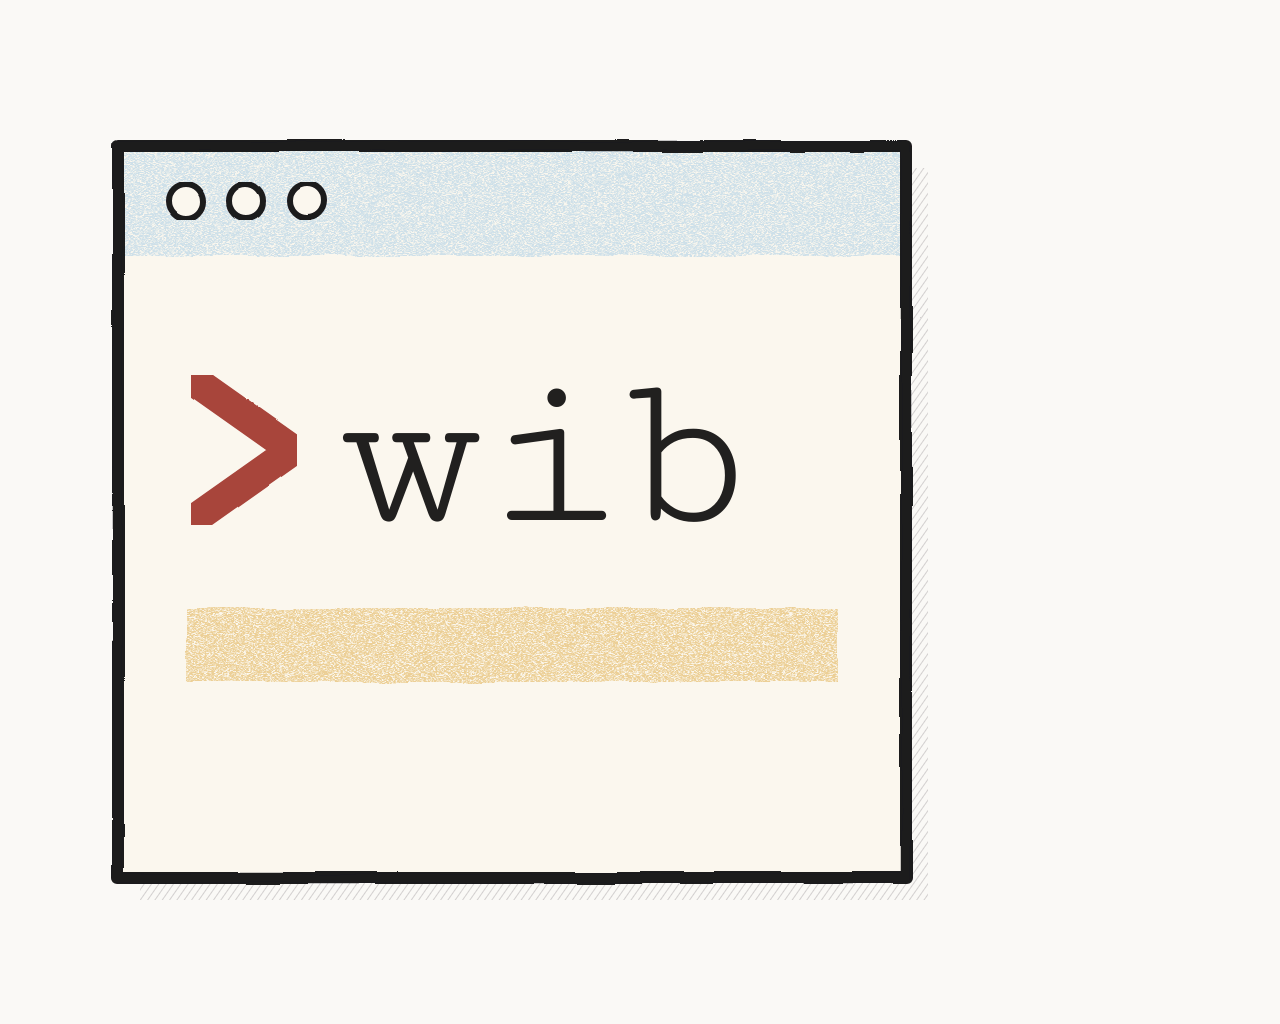
<file: marketing/product-hunt/src/logo.html>
<!doctype html>
<html lang="en">
<head>
<meta charset="utf-8">
<title>wib logo</title>
<link rel="stylesheet" href="https://fonts.googleapis.com/css2?family=Courier+Prime:ital,wght@1,400&family=Cutive+Mono&family=Nunito+Sans:wght@400;700&display=swap">
<link rel="stylesheet" href="common.css">
<style>
  .stage { width: 1024px; height: 1024px; }
  svg.logo { position: absolute; inset: 0; z-index: 1; }
</style>
</head>
<body>
<div class="stage" id="stage">
  <!-- A notebook-page terminal: the red prompt chevron, the name, and two pencilled
       suggestion lines under it (the first one picked out, like wib's selected line). -->
  <svg class="logo" width="1024" height="1024" viewBox="0 0 1024 1024">
    <g id="card">
      <rect x="118" y="146" width="788" height="732" fill="url(#pp-hatch)" opacity="0.55" transform="translate(22 22)"/>
      <rect x="118" y="146" width="788" height="732" fill="#fbf7ee"/>
      <rect x="118" y="146" width="788" height="110" fill="#c4dbe8" filter="url(#pp-pencil)" opacity="0.8"/>
      <line x1="118" y1="256" x2="906" y2="256" stroke="#1d1a1e" stroke-width="7" filter="url(#pp-ink-u)"/>
      <rect x="118" y="146" width="788" height="732" fill="none" stroke="#1d1a1e" stroke-width="12" stroke-linejoin="round" filter="url(#pp-ink)"/>
      <rect x="118" y="146" width="788" height="732" fill="none" stroke="#1d1a1e" stroke-width="9" stroke-linejoin="round" filter="url(#pp-ink-b)" opacity="0.45"/>
      <!-- three ink rings on the title bar -->
      <g fill="#fbf7ee" stroke="#1d1a1e" stroke-width="6" filter="url(#pp-ink)">
        <circle cx="186" cy="201" r="17"/><circle cx="246" cy="201" r="17"/><circle cx="306" cy="201" r="17"/>
      </g>
    </g>
    <!-- chevron + name -->
    <path d="M196 382 L292 450 L196 518" fill="none" stroke="#a8443b" stroke-width="30" stroke-linecap="round" stroke-linejoin="round" filter="url(#pp-ink)"/>
    <text x="340" y="520" font-family="Cutive Mono" font-size="230" fill="#21201f">wib</text>
    <!-- suggestion lines: the first is the selected one -->
    <rect x="186" y="608" width="652" height="74" fill="#e0b04f" filter="url(#pp-pencil)" opacity="0.55"/>
    <g stroke="#1d1a1e" stroke-linecap="round" fill="none">
      <line x1="226" y1="645" x2="760" y2="645" stroke-width="18" filter="url(#pp-ink-u)"/>
      <line x1="226" y1="752" x2="620" y2="752" stroke-width="16" opacity="0.45" filter="url(#pp-ink-bu)"/>
    </g>
  </svg>
</div>
<script src="common.js"></script>
<script>
  ready().then(() => { paperBackground(document.getElementById("stage")); window.__ready = true; });
</script>
</body>
</html>
</file>
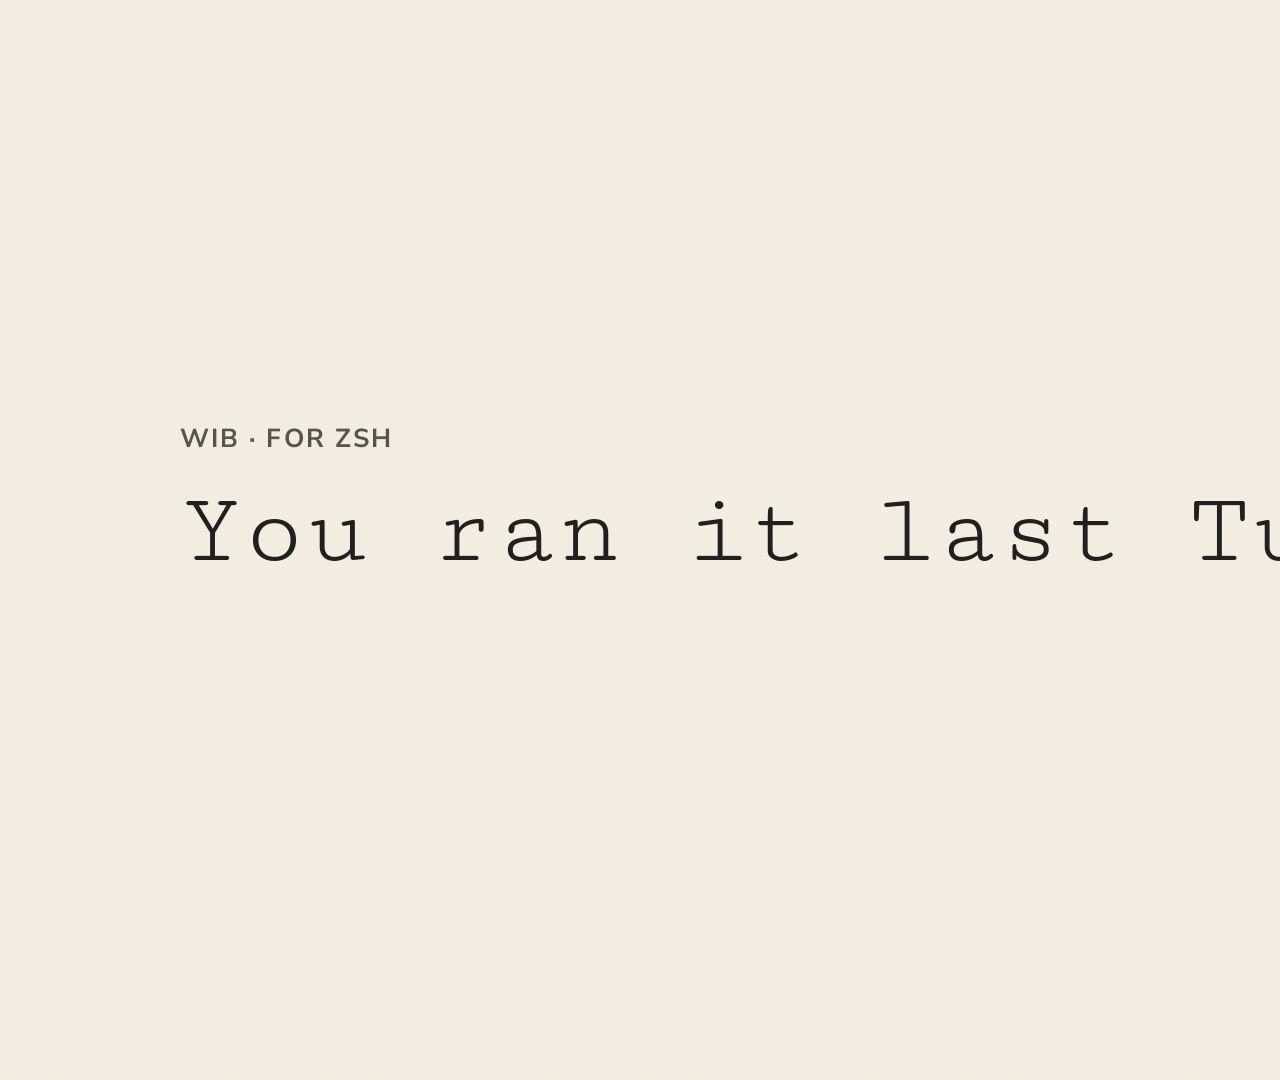
<file: marketing/product-hunt/src/video.html>
<!doctype html>
<html lang="en">
<head>
<meta charset="utf-8">
<title>wib demo video</title>
<link rel="stylesheet" href="https://fonts.googleapis.com/css2?family=Courier+Prime:ital,wght@1,400&family=Cutive+Mono&family=Nunito+Sans:wght@400;700&display=swap">
<link rel="stylesheet" href="common.css">
<style>
  .stage { width: 1920px; height: 1080px; }
  .scene { position: absolute; inset: 0; z-index: 1; opacity: 0; }
  #title { display: flex; flex-direction: column; justify-content: center; padding: 0 180px; }
  #title .kicker { font-size: 26px; }
  #title h1 { font-size: 104px; margin-top: 18px; }
  #title .sub { font-size: 40px; margin-top: 26px; }

  #demo .term { position: absolute; left: 260px; top: 120px; width: 1400px; height: 640px; }
  #demo .bar { height: 64px; line-height: 64px; padding: 0 30px; font-size: 26px; }
  #demo .body { padding: 26px 34px; font-size: 34px; line-height: 1.6; height: 576px; overflow: hidden; }
  #caption { position: absolute; left: 260px; right: 260px; top: 820px; font-family: var(--serif); font-size: 50px; line-height: 1.25; }
  #caption .sub { display: block; font-size: 32px; margin-top: 10px; }
  #key { position: absolute; right: 290px; top: 670px; font-size: 32px; opacity: 0; }
  #step { position: absolute; left: 260px; top: 56px; font-size: 22px; }

  #end { display: flex; flex-direction: column; align-items: center; justify-content: center; text-align: center; }
  #end img { width: 300px; height: 300px; }
  #end h1 { font-size: 92px; margin-top: 18px; }
  #end .sub { font-size: 38px; margin-top: 14px; }
  #end .facts { font-size: 30px; margin-top: 34px; }
  #end .url { font-family: var(--mono); font-size: 32px; margin-top: 22px; color: var(--red); }
</style>
</head>
<body>
<div class="stage" id="stage">
  <div class="scene" id="title">
    <div class="kicker">wib · for zsh</div>
    <h1 id="t-line">You ran it last Tuesday.</h1>
    <p class="sub" id="t-sub">&nbsp;</p>
  </div>
  <div class="scene" id="demo">
    <div class="kicker" id="step"></div>
    <div class="term sk" data-bar="64"><div class="bar">zsh — ~/shop</div><div class="body" id="body"></div></div>
    <span class="keycap" id="key"></span>
    <div id="caption"></div>
  </div>
  <div class="scene" id="end">
    <img src="../logo-1024.png" alt="">
    <h1>wib — what is that bash?</h1>
    <p class="sub">Your shell history, surfaced the moment you start typing.</p>
    <p class="facts"><span class="green">✓</span> about 5–8 ms &nbsp; <span class="green">✓</span> one Rust binary, no daemon &nbsp; <span class="green">✓</span> 100% local &nbsp; <span class="green">✓</span> free, MIT</p>
    <p class="url">github.com/duylongpro99/wuts-that-bash</p>
  </div>
</div>
<script src="common.js"></script>
<script>
// ---- Timeline -------------------------------------------------------------------------
// Keyframes hold the complete terminal state; renderAt(t) shows the last one at or before t.
const PROMPT = "~/shop %";
const K = [];            // { t, s }
const KEYS = [];         // { t, label }
const CAPS = [];         // { t, html, step }
let st = { lines: [], buf: "", list: [], sel: -1, kw: null };
const at = (t, patch) => { st = { ...st, ...patch }; K.push({ t, s: st }); };
const key = (t, label) => KEYS.push({ t, label });
const cap = (t, step, title, sub) => CAPS.push({ t, step, html: `${title}<span class="sub">${sub}</span>` });

const GI = [{ cmd: "git push origin master" }, { cmd: "git status" }, { cmd: 'git commit -m "fix bug"' }, { cmd: "git pull origin master" }];
const DC = [{ cmd: "docker compose up" }, { cmd: "docker compose up -d --build" }];
const KW = [{ cmd: "git pull origin master" }, { cmd: "git pull --rebase origin master" }];

// In keyword mode the text after "wib " is split on commas/spaces, and the list appears once
// that text reaches WIB_MIN_CHARS (2), as in wib itself.
function typeText(t0, text, listFor, rate = 0.13, keywords = false) {
  for (let i = 1; i <= text.length; i++) {
    const b = text.slice(0, i);
    const rest = keywords ? (b.startsWith("wib ") ? b.slice(4) : "") : b;
    const kw = keywords ? rest.split(/[ ,]+/).filter(Boolean) : null;
    at(t0 + (i - 1) * rate, { buf: b, kw, list: rest.length >= 2 ? listFor(b) : [], sel: -1 });
  }
  return t0 + text.length * rate;
}
function run(t, cmd, output) {
  key(t, "Enter");
  at(t, { lines: [...st.lines, `<span class="prompt">${PROMPT}</span> <span style="color:var(--ink)">${esc(cmd)}</span>`, ...output], buf: "", list: [], sel: -1, kw: null });
}

at(0, {}); // empty terminal until the first keystroke
const T_DEMO = 5.0;
// Scene 1: two letters, pick, run
cap(T_DEMO, "I · as you type", "Type two letters.", "Your recent commands appear under the cursor.");
let t = typeText(T_DEMO + 0.8, "gi", () => GI);
key(t + 1.6, "↓"); at(t + 1.6, { sel: 0 });
run(t + 3.0, "git push origin master", ["To github.com:you/shop.git", "   4f1c2ab..9e07d1c  master -&gt; master"]);

// Scene 2: word-initial fuzzy
const T2 = t + 4.4;
cap(T2, "II · smart matching", "dcup → docker compose up", "Each chunk you type is the start of a word.");
t = typeText(T2 + 0.6, "dcup", () => DC);
key(t + 1.4, "↓"); at(t + 1.4, { sel: 0 });
run(t + 2.6, "docker compose up", ["[+] Running 2/2  ✔ db  Started  ✔ web  Started"]);

// Scene 3: keyword search
const T3 = t + 4.0;
cap(T3, "III · keyword search", "Remember one word? That's enough.", "wib pull,master finds commands with both words.");
t = typeText(T3 + 0.6, "wib pull,master", (b) => b.includes("master") ? KW : [...KW, { cmd: "docker pull nginx" }], 0.1, true);
key(t + 1.4, "↓"); at(t + 1.4, { sel: 0 });
run(t + 2.5, "git pull origin master", ["Already up to date."]);
t += 1.2;

// Scene 4: word-by-word fill
const T4 = t + 2.8;
cap(T4, "IV · word by word", "Shift+Tab fills it one word at a time.", "Reuse an old command as a template, edit only the end.");
t = typeText(T4 + 0.5, "gi", () => GI);
key(t + 0.9, "↓"); at(t + 0.9, { sel: 0 });
const fills = ["git", "git push", "git push origin", "git push origin master"];
fills.forEach((f, i) => { key(t + 1.9 + i * 0.75, "Shift+Tab"); at(t + 1.9 + i * 0.75, { buf: f, list: [], sel: -1 }); });
const T_END = t + 1.9 + fills.length * 0.75 + 1.8;
window.DURATION = T_END + 5.0;

// ---- Rendering --------------------------------------------------------------------------
const $ = (id) => document.getElementById(id);
const clamp = (x) => Math.max(0, Math.min(1, x));
const fade = (t, a, b, d = 0.5) => clamp((t - a) / d) * clamp((b - t) / d);
const last = (arr, t) => { let r = null; for (const e of arr) if (e.t <= t) r = e; return r; };

function renderAt(t) {
  $("title").style.opacity = fade(t, -1, T_DEMO - 0.2);
  $("t-sub").innerHTML = t >= 1.8 ? "You just can't remember the flags. What <em>was</em> that bash?" : "&nbsp;";
  $("t-sub").style.opacity = clamp((t - 1.8) / 0.4);
  $("demo").style.opacity = fade(t, T_DEMO - 0.3, T_END);
  $("end").style.opacity = fade(t, T_END, DURATION + 1);

  const k = last(K, t);
  const s = k ? k.s : st;
  const lines = s.lines.slice(-6);
  const blink = Math.floor(t * 2) % 2 === 0;
  $("body").innerHTML = termHTML({ ...s, lines, prompt: PROMPT, cursor: s.sel < 0 ? blink : false });
  const kk = last(KEYS, t);
  const kOn = kk && t - kk.t < 0.7;
  $("key").textContent = kOn ? kk.label : "";
  $("key").style.opacity = kOn ? 1 : 0;
  const c = last(CAPS, t);
  $("caption").innerHTML = c ? c.html : "";
  $("caption").style.opacity = c ? clamp((t - c.t) / 0.4) : 0;
  $("step").textContent = c ? c.step : "";
}
window.renderAt = renderAt;

ready().then(async () => {
  paperBackground($("stage"));
  $("demo").style.opacity = 1;
  sketch(document.querySelector("#demo .term"), { bar: 64, shadow: true, stroke: 2.8 });
  await new Promise((r) => { const img = document.querySelector("#end img"); img.complete ? r() : img.onload = r; });
  renderAt(0);
  window.__ready = true;
});
</script>
</body>
</html>
</file>
<file: marketing/product-hunt/src/common.css>
/* Shared paper-and-pencil styles for the Product Hunt assets (matches site/index.html). */
:root {
  --paper: #faf9f6;
  --ink: #21201f;
  --ink-2: #57534f;
  --red: #933323;
  --green: #2f6b3a;
  --rule: #dcd8d0;
  --code: #f2efe8;
  --serif: "Cutive Mono", "Iowan Old Style", Georgia, serif;
  --italic: "Courier Prime", "Iowan Old Style", Georgia, serif;
  --sans: "Nunito Sans", "Avenir Next", "Segoe UI", system-ui, sans-serif;
  --mono: "SF Mono", ui-monospace, Menlo, Consolas, monospace;
}
* { box-sizing: border-box; border-radius: 0; margin: 0; padding: 0; }
html, body { background: var(--paper); color: var(--ink); font-family: var(--sans); overflow: hidden; }
.stage { position: relative; overflow: hidden; background: var(--paper); }
.paper-bg { position: absolute; inset: 0; z-index: 0; }
.layer { position: absolute; inset: 0; z-index: 1; }

.kicker { font-weight: 700; letter-spacing: 0.08em; color: var(--ink-2); text-transform: uppercase; }
h1, h2, h3 { font-family: var(--serif); font-weight: 400; line-height: 1.1; }
.sub { font-family: var(--italic); font-style: italic; color: var(--ink-2); }
.red { color: var(--red); }
.green { color: var(--green); }

/* A sketched box: content sits on clean paper, the SVG outline is drawn behind it by common.js. */
.sk { position: relative; isolation: isolate; }
.sk > svg.sk-frame { position: absolute; z-index: -1; pointer-events: none; overflow: visible; }

/* Terminal drawn as a notebook page */
.term { font-family: var(--mono); color: var(--ink); }
.term .bar { font-family: var(--italic); font-style: italic; color: var(--ink-2); border-bottom: 0; }
.term .body { white-space: pre; }
.term .row { display: block; }
.term .prompt { color: var(--ink-2); }
.m { font-weight: 700; text-decoration: underline; text-decoration-thickness: 2px; text-underline-offset: 0.18em; }
.term .sug { color: var(--ink-2); }
.term .sug .mark { color: transparent; }
.term .sug.sel { color: var(--ink); background: #f3e6c4; }
.term .sug.sel .mark { color: var(--red); }
.term .sug.fail { color: #8a8580; }
.term .x { color: var(--red); font-family: var(--sans); font-weight: 700; }
.term .out { color: var(--ink-2); }
.cursor { display: inline-block; width: 0.6em; background: var(--ink); color: transparent; }

.keycap { display: inline-block; font-family: var(--sans); font-weight: 700; border: 2px solid var(--ink); padding: 0.1em 0.5em; background: #fbf7ee; box-shadow: 3px 3px 0 var(--ink); }
</file>
